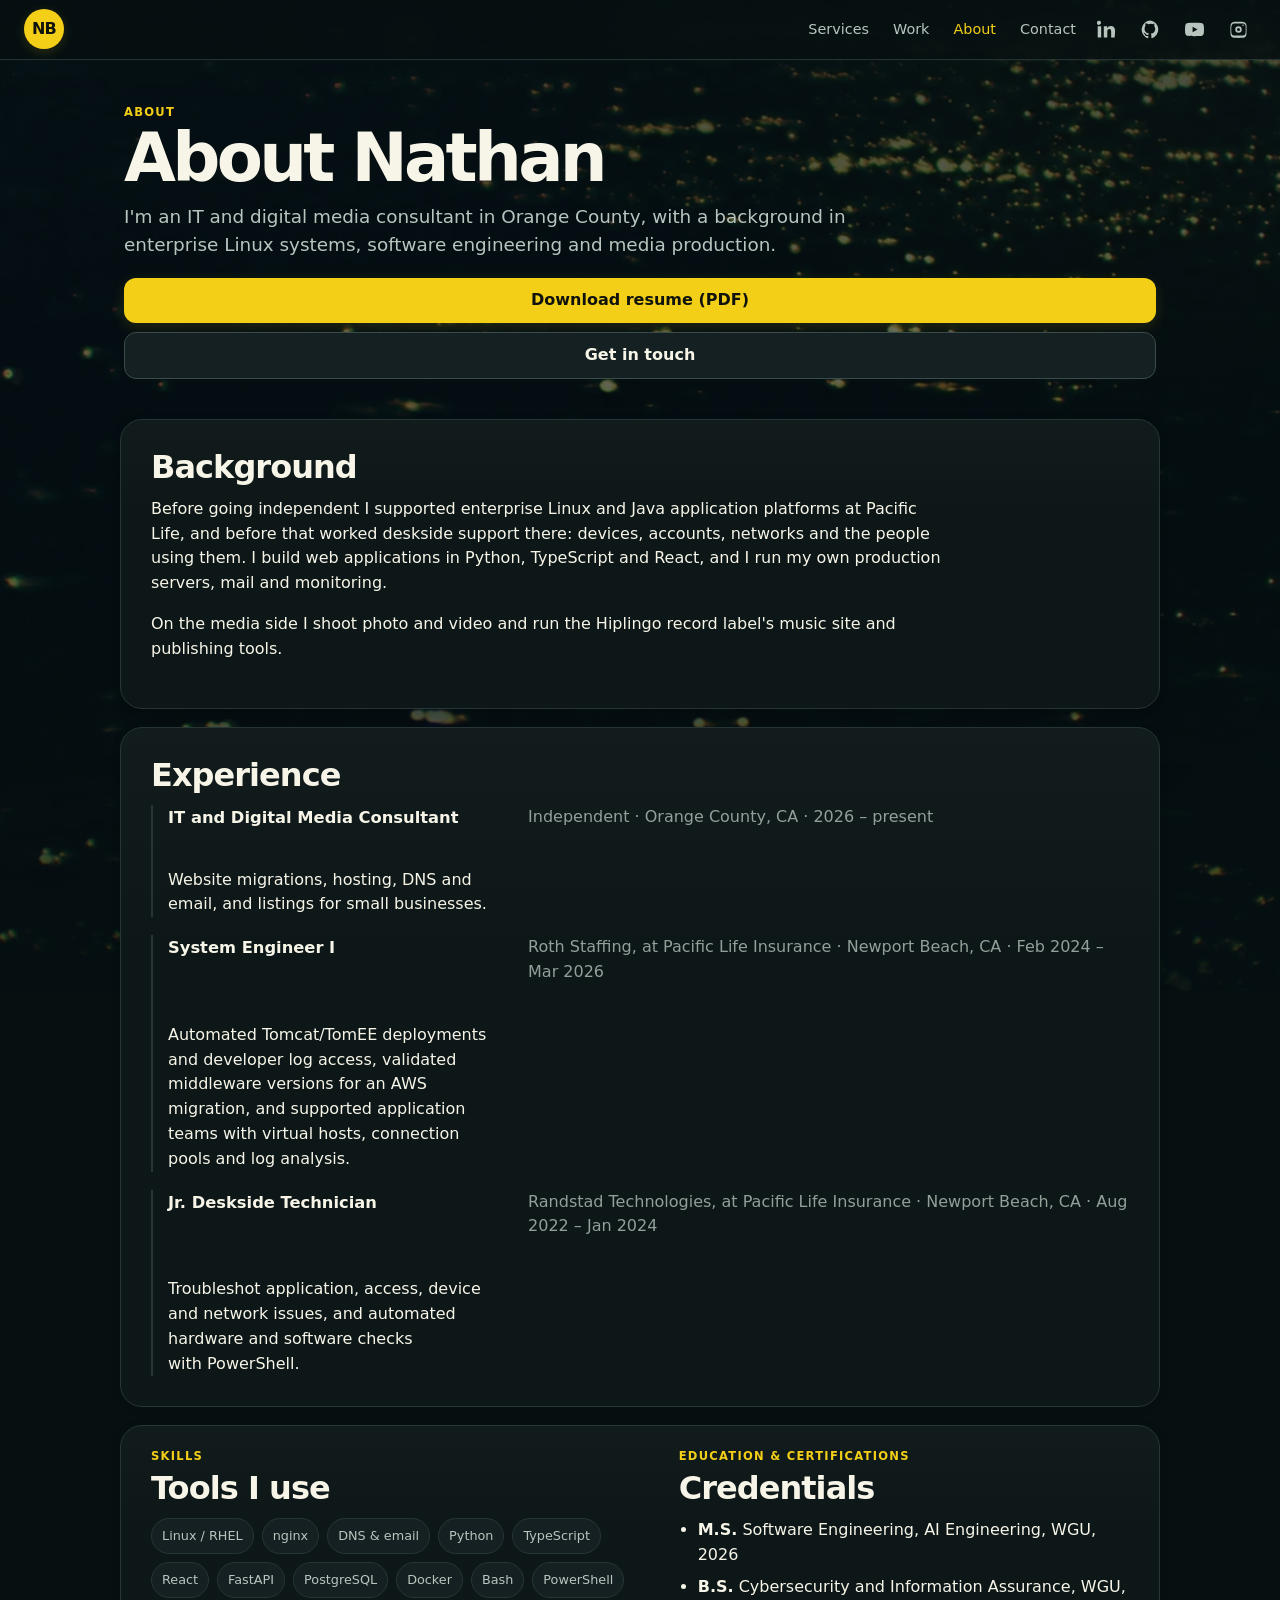
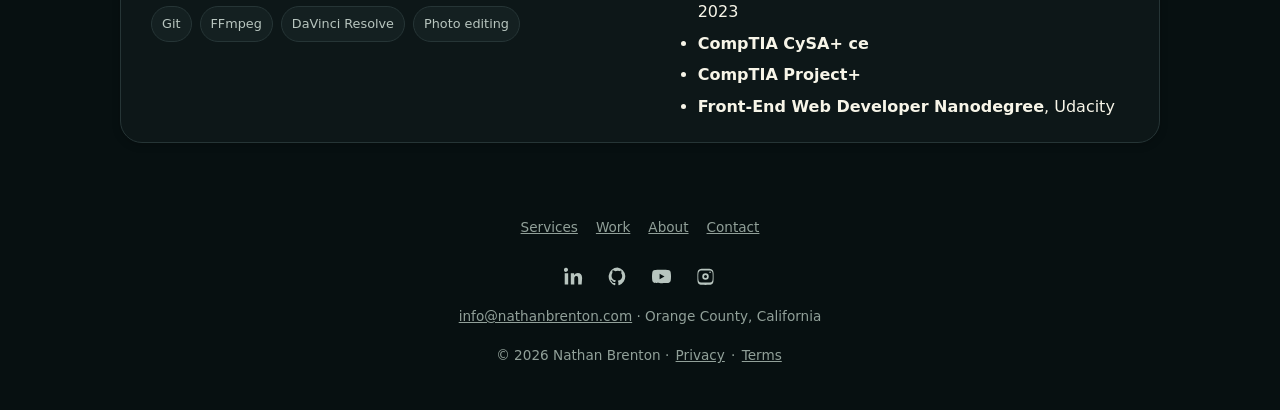
<file: about/index.html>
<!doctype html>
<html lang="en">
<head>
  <meta charset="utf-8" />
  <meta name="viewport" content="width=device-width, initial-scale=1" />
  <title>About · Nathan Brenton</title>
  <meta name="description" content="Nathan Brenton: IT and digital media consultant in Orange County with an enterprise Linux, software and media background." />
  <meta name="theme-color" content="#071011" />
  <meta name="color-scheme" content="dark" />
  <link rel="canonical" href="https://nathanbrenton.com/about/" />
  <link rel="icon" href="/favicon.ico" sizes="any" />
  <link rel="icon" type="image/png" sizes="32x32" href="/favicon-32x32.png" />
  <link rel="apple-touch-icon" sizes="180x180" href="/apple-touch-icon.png" />
  <meta property="og:type" content="website" />
  <meta property="og:site_name" content="Nathan Brenton" />
  <meta property="og:title" content="About · Nathan Brenton" />
  <meta property="og:description" content="Nathan Brenton: IT and digital media consultant in Orange County with an enterprise Linux, software and media background." />
  <meta property="og:url" content="https://nathanbrenton.com/about/" />
  <meta name="twitter:card" content="summary" />
  <script type="application/ld+json">
{
    "@context": "https://schema.org",
    "@graph": [
      {
        "@type": "BreadcrumbList",
        "itemListElement": [
          {
            "@type": "ListItem",
            "position": 1,
            "name": "Home",
            "item": "https://nathanbrenton.com/"
          },
          {
            "@type": "ListItem",
            "position": 2,
            "name": "About",
            "item": "https://nathanbrenton.com/about/"
          }
        ]
      },
      {
        "@type": "ProfilePage",
        "url": "https://nathanbrenton.com/about/",
        "mainEntity": {
          "@type": "Person",
          "@id": "https://nathanbrenton.com/#person",
          "name": "Nathan Brenton",
          "url": "https://nathanbrenton.com/about/",
          "jobTitle": "IT and Digital Media Consultant",
          "email": "mailto:info@nathanbrenton.com",
          "address": {
            "@type": "PostalAddress",
            "addressLocality": "Orange County",
            "addressRegion": "CA",
            "addressCountry": "US"
          },
          "alumniOf": {
            "@type": "CollegeOrUniversity",
            "name": "Western Governors University"
          },
          "knowsAbout": [
            "IT support",
            "Email and DNS",
            "Website development",
            "Linux systems",
            "Photography",
            "Video production"
          ],
          "sameAs": [
            "https://www.linkedin.com/in/nathanbrenton",
            "https://github.com/nathanbrenton",
            "https://www.youtube.com/@nathanbrenton",
            "https://www.instagram.com/conceptgoretex/"
          ]
        }
      }
    ]
  }
  </script>
  <link rel="stylesheet" href="/styles.css" />
  <link rel="stylesheet" href="/pages.css" />
</head>
<body>
  <a class="skip-link" href="#main">Skip to main content</a>

  <header class="site-header">
    <div class="site-header-inner">
      <a class="brand" href="/" aria-label="Nathan Brenton, home">NB</a>
      <nav class="top-nav" aria-label="Main">
        <div class="page-nav">
          <a href="/services/">Services</a>
          <a href="/work/">Work</a>
          <a href="/about/" aria-current="page">About</a>
          <a href="/contact/">Contact</a>
        </div>
        <div class="social-nav" role="group" aria-label="Social links">
          <a href="https://www.youtube.com/@nathanbrenton" data-link="youtube" target="_blank" rel="me noreferrer noopener" aria-label="YouTube" title="YouTube">
            <svg viewBox="0 0 24 24" aria-hidden="true">
              <path d="M23.5 6.2a3 3 0 0 0-2.1-2.1C19.5 3.6 12 3.6 12 3.6s-7.5 0-9.4.5A3 3 0 0 0 .5 6.2 31 31 0 0 0 0 12a31 31 0 0 0 .5 5.8 3 3 0 0 0 2.1 2.1c1.9.5 9.4.5 9.4.5s7.5 0 9.4-.5a3 3 0 0 0 2.1-2.1A31 31 0 0 0 24 12a31 31 0 0 0-.5-5.8ZM9.6 15.6V8.4l6.2 3.6-6.2 3.6Z"/>
            </svg>
          </a>
          <a href="https://github.com/nathanbrenton" data-link="github" target="_blank" rel="me noreferrer noopener" aria-label="GitHub" title="GitHub">
            <svg viewBox="0 0 24 24" aria-hidden="true">
              <path d="M12 .7A11.5 11.5 0 0 0 8.4 23c.6.1.8-.3.8-.6v-2.2c-3.4.7-4.1-1.4-4.1-1.4-.6-1.4-1.4-1.8-1.4-1.8-1.1-.8.1-.8.1-.8 1.2.1 1.9 1.3 1.9 1.3 1.1 1.9 2.9 1.3 3.6 1 .1-.8.4-1.3.8-1.6-2.7-.3-5.6-1.4-5.6-6.1 0-1.3.5-2.5 1.2-3.4-.1-.3-.5-1.6.1-3.4 0 0 1-.3 3.5 1.3a12 12 0 0 1 6.4 0C15.6 4.1 16.6 4.4 16.6 4.4c.6 1.8.2 3.1.1 3.4.8.9 1.2 2.1 1.2 3.4 0 4.7-2.9 5.8-5.6 6.1.4.4.8 1.1.8 2.2v2.9c0 .3.2.7.8.6A11.5 11.5 0 0 0 12 .7Z"/>
            </svg>
          </a>
          <a href="https://www.linkedin.com/in/nathanbrenton" data-link="linkedin" target="_blank" rel="me noreferrer noopener" aria-label="LinkedIn" title="LinkedIn">
            <svg viewBox="0 0 24 24" aria-hidden="true">
              <path d="M5.3 7.8H.9V22h4.4V7.8ZM3.1 1A2.6 2.6 0 1 0 3 6.1 2.6 2.6 0 0 0 3.1 1ZM22.9 13.9c0-4.3-2.3-6.3-5.3-6.3a5.2 5.2 0 0 0-4.7 2.6h-.1V7.8H8.6V22H13v-7c0-1.8.3-3.6 2.6-3.6 2.2 0 2.3 2.1 2.3 3.7V22h4.4l.6-8.1Z"/>
            </svg>
          </a>
          <a href="https://www.instagram.com/conceptgoretex/" data-link="instagram" target="_blank" rel="me noreferrer noopener" aria-label="Instagram" title="Instagram">
            <svg viewBox="0 0 24 24" aria-hidden="true">
              <path d="M12 2.2c3.2 0 3.6 0 4.9.1 1.2.1 1.8.2 2.2.4a4.4 4.4 0 0 1 1.6 1c.5.5.8 1 1 1.6.2.4.3 1 .4 2.2.1 1.3.1 1.7.1 4.9s0 3.6-.1 4.9c-.1 1.2-.2 1.8-.4 2.2a4.4 4.4 0 0 1-1 1.6c-.5.5-1 .8-1.6 1-.4.2-1 .3-2.2.4-1.3.1-1.7.1-4.9.1s-3.6 0-4.9-.1c-1.2-.1-1.8-.2-2.2-.4a4.4 4.4 0 0 1-1.6-1 4.4 4.4 0 0 1-1-1.6c-.2-.4-.3-1-.4-2.2-.1-1.3-.1-1.7-.1-4.9s0-3.6.1-4.9c.1-1.2.2-1.8.4-2.2a4.4 4.4 0 0 1 1-1.6 4.4 4.4 0 0 1 1.6-1c.4-.2 1-.3 2.2-.4C8.4 2.2 8.8 2.2 12 2.2Zm0 2.2c-3.1 0-3.5 0-4.7.1-1.1 0-1.6.2-2 .3-.5.2-.8.4-1.2.8-.4.4-.6.7-.8 1.2-.1.4-.3.9-.3 2C2.9 9.9 2.9 10.3 2.9 12s0 2.1.1 3.3c0 1.1.2 1.6.3 2 .2.5.4.8.8 1.2.4.4.7.6 1.2.8.4.1.9.3 2 .3 1.2.1 1.6.1 4.7.1s3.5 0 4.7-.1c1.1 0 1.6-.2 2-.3.5-.2.8-.4 1.2-.8.4-.4.6-.7.8-1.2.1-.4.3-.9.3-2 .1-1.2.1-1.6.1-3.3s0-2.1-.1-3.3c0-1.1-.2-1.6-.3-2-.2-.5-.4-.8-.8-1.2-.4-.4-.7-.6-1.2-.8-.4-.1-.9-.3-2-.3-1.2-.1-1.6-.1-4.7-.1Zm0 3.5a4.1 4.1 0 1 1 0 8.2 4.1 4.1 0 0 1 0-8.2Zm0 6a1.9 1.9 0 1 0 0-3.8 1.9 1.9 0 0 0 0 3.8Zm5.8-6.3a1 1 0 1 1 0-2 1 1 0 0 1 0 2Z"/>
            </svg>
          </a>
        </div>
      </nav>
    </div>
  </header>

  <main id="main" class="page">
    <header class="page-header">
      <p class="eyebrow">About</p>
      <h1>About Nathan</h1>
      <p class="lede">I'm an IT and digital media consultant in Orange County, with a background in enterprise Linux systems, software engineering and media production.</p>
      <div class="primary-actions">
        <a class="button button-primary" href="/resume/Nathan-Brenton-Resume.pdf">Download resume (PDF)</a>
        <a class="button button-secondary" href="/contact/">Get in touch</a>
      </div>
    </header>

    <section class="card section-card" aria-labelledby="bg-title">
      <h2 id="bg-title">Background</h2>
      <p>Before going independent I supported enterprise Linux and Java application platforms at Pacific Life, and before that worked deskside support there: devices, accounts, networks and the people using them. I build web applications in Python, TypeScript and React, and I run my own production servers, mail and monitoring.</p>
      <p>On the media side I shoot photo and video and run the Hiplingo record label's music site and publishing tools.</p>
    </section>

    <section class="card section-card" aria-labelledby="exp-title">
      <h2 id="exp-title">Experience</h2>
      <div class="timeline">
        <div class="timeline-item">
          <h3>IT and Digital Media Consultant</h3>
          <p class="muted">Independent · Orange County, CA · 2026 – present</p>
          <p>Website migrations, hosting, DNS and email, and listings for small businesses.</p>
        </div>
        <div class="timeline-item">
          <h3>System Engineer I</h3>
          <p class="muted">Roth Staffing, at Pacific Life Insurance · Newport Beach, CA · Feb 2024 – Mar 2026</p>
          <p>Automated Tomcat/TomEE deployments and developer log access, validated middleware versions for an AWS migration, and supported application teams with virtual hosts, connection pools and log analysis.</p>
        </div>
        <div class="timeline-item">
          <h3>Jr. Deskside Technician</h3>
          <p class="muted">Randstad Technologies, at Pacific Life Insurance · Newport Beach, CA · Aug 2022 – Jan 2024</p>
          <p>Troubleshot application, access, device and network issues, and automated hardware and software checks with PowerShell.</p>
        </div>
      </div>
    </section>

    <section class="card section-card split-section" aria-label="Skills and credentials">
      <div>
        <div class="section-heading">
          <p class="eyebrow">Skills</p>
          <h2>Tools I use</h2>
        </div>
        <div class="chip-list">
          <span>Linux / RHEL</span><span>nginx</span><span>DNS &amp; email</span><span>Python</span><span>TypeScript</span>
          <span>React</span><span>FastAPI</span><span>PostgreSQL</span><span>Docker</span><span>Bash</span><span>PowerShell</span>
          <span>Git</span><span>FFmpeg</span><span>DaVinci Resolve</span><span>Photo editing</span>
        </div>
      </div>

      <div class="credentials">
        <div class="section-heading">
          <p class="eyebrow">Education &amp; certifications</p>
          <h2>Credentials</h2>
        </div>
        <ul>
          <li><strong>M.S.</strong> Software Engineering, AI Engineering, WGU, 2026</li>
          <li><strong>B.S.</strong> Cybersecurity and Information Assurance, WGU, 2023</li>
          <li><strong>CompTIA CySA+ ce</strong></li>
          <li><strong>CompTIA Project+</strong></li>
          <li><strong>Front-End Web Developer Nanodegree</strong>, Udacity</li>
        </ul>
      </div>
    </section>
  </main>

  <footer class="site-footer">
    <nav class="footer-nav" aria-label="Footer">
      <a href="/services/">Services</a>
      <a href="/work/">Work</a>
      <a href="/about/">About</a>
      <a href="/contact/">Contact</a>
    </nav>
    <div class="social-nav footer-social" role="group" aria-label="Social links">
      <a href="https://www.youtube.com/@nathanbrenton" data-link="youtube" target="_blank" rel="me noreferrer noopener" aria-label="YouTube" title="YouTube">
            <svg viewBox="0 0 24 24" aria-hidden="true">
              <path d="M23.5 6.2a3 3 0 0 0-2.1-2.1C19.5 3.6 12 3.6 12 3.6s-7.5 0-9.4.5A3 3 0 0 0 .5 6.2 31 31 0 0 0 0 12a31 31 0 0 0 .5 5.8 3 3 0 0 0 2.1 2.1c1.9.5 9.4.5 9.4.5s7.5 0 9.4-.5a3 3 0 0 0 2.1-2.1A31 31 0 0 0 24 12a31 31 0 0 0-.5-5.8ZM9.6 15.6V8.4l6.2 3.6-6.2 3.6Z"/>
            </svg>
          </a>
          <a href="https://github.com/nathanbrenton" data-link="github" target="_blank" rel="me noreferrer noopener" aria-label="GitHub" title="GitHub">
            <svg viewBox="0 0 24 24" aria-hidden="true">
              <path d="M12 .7A11.5 11.5 0 0 0 8.4 23c.6.1.8-.3.8-.6v-2.2c-3.4.7-4.1-1.4-4.1-1.4-.6-1.4-1.4-1.8-1.4-1.8-1.1-.8.1-.8.1-.8 1.2.1 1.9 1.3 1.9 1.3 1.1 1.9 2.9 1.3 3.6 1 .1-.8.4-1.3.8-1.6-2.7-.3-5.6-1.4-5.6-6.1 0-1.3.5-2.5 1.2-3.4-.1-.3-.5-1.6.1-3.4 0 0 1-.3 3.5 1.3a12 12 0 0 1 6.4 0C15.6 4.1 16.6 4.4 16.6 4.4c.6 1.8.2 3.1.1 3.4.8.9 1.2 2.1 1.2 3.4 0 4.7-2.9 5.8-5.6 6.1.4.4.8 1.1.8 2.2v2.9c0 .3.2.7.8.6A11.5 11.5 0 0 0 12 .7Z"/>
            </svg>
          </a>
          <a href="https://www.linkedin.com/in/nathanbrenton" data-link="linkedin" target="_blank" rel="me noreferrer noopener" aria-label="LinkedIn" title="LinkedIn">
            <svg viewBox="0 0 24 24" aria-hidden="true">
              <path d="M5.3 7.8H.9V22h4.4V7.8ZM3.1 1A2.6 2.6 0 1 0 3 6.1 2.6 2.6 0 0 0 3.1 1ZM22.9 13.9c0-4.3-2.3-6.3-5.3-6.3a5.2 5.2 0 0 0-4.7 2.6h-.1V7.8H8.6V22H13v-7c0-1.8.3-3.6 2.6-3.6 2.2 0 2.3 2.1 2.3 3.7V22h4.4l.6-8.1Z"/>
            </svg>
          </a>
          <a href="https://www.instagram.com/conceptgoretex/" data-link="instagram" target="_blank" rel="me noreferrer noopener" aria-label="Instagram" title="Instagram">
            <svg viewBox="0 0 24 24" aria-hidden="true">
              <path d="M12 2.2c3.2 0 3.6 0 4.9.1 1.2.1 1.8.2 2.2.4a4.4 4.4 0 0 1 1.6 1c.5.5.8 1 1 1.6.2.4.3 1 .4 2.2.1 1.3.1 1.7.1 4.9s0 3.6-.1 4.9c-.1 1.2-.2 1.8-.4 2.2a4.4 4.4 0 0 1-1 1.6c-.5.5-1 .8-1.6 1-.4.2-1 .3-2.2.4-1.3.1-1.7.1-4.9.1s-3.6 0-4.9-.1c-1.2-.1-1.8-.2-2.2-.4a4.4 4.4 0 0 1-1.6-1 4.4 4.4 0 0 1-1-1.6c-.2-.4-.3-1-.4-2.2-.1-1.3-.1-1.7-.1-4.9s0-3.6.1-4.9c.1-1.2.2-1.8.4-2.2a4.4 4.4 0 0 1 1-1.6 4.4 4.4 0 0 1 1.6-1c.4-.2 1-.3 2.2-.4C8.4 2.2 8.8 2.2 12 2.2Zm0 2.2c-3.1 0-3.5 0-4.7.1-1.1 0-1.6.2-2 .3-.5.2-.8.4-1.2.8-.4.4-.6.7-.8 1.2-.1.4-.3.9-.3 2C2.9 9.9 2.9 10.3 2.9 12s0 2.1.1 3.3c0 1.1.2 1.6.3 2 .2.5.4.8.8 1.2.4.4.7.6 1.2.8.4.1.9.3 2 .3 1.2.1 1.6.1 4.7.1s3.5 0 4.7-.1c1.1 0 1.6-.2 2-.3.5-.2.8-.4 1.2-.8.4-.4.6-.7.8-1.2.1-.4.3-.9.3-2 .1-1.2.1-1.6.1-3.3s0-2.1-.1-3.3c0-1.1-.2-1.6-.3-2-.2-.5-.4-.8-.8-1.2-.4-.4-.7-.6-1.2-.8-.4-.1-.9-.3-2-.3-1.2-.1-1.6-.1-4.7-.1Zm0 3.5a4.1 4.1 0 1 1 0 8.2 4.1 4.1 0 0 1 0-8.2Zm0 6a1.9 1.9 0 1 0 0-3.8 1.9 1.9 0 0 0 0 3.8Zm5.8-6.3a1 1 0 1 1 0-2 1 1 0 0 1 0 2Z"/>
            </svg>
          </a>
    </div>
    <p class="footer-contact"><a href="mailto:info@nathanbrenton.com">info@nathanbrenton.com</a> · Orange County, California</p>
    <p class="footer-legal">© <span id="year"></span> Nathan Brenton · <a href="/privacy/">Privacy</a> · <a href="/terms/">Terms</a></p>
  </footer>

  <script src="/site-data.js"></script>
  <script src="/script.js"></script>
</body>
</html>
</file>
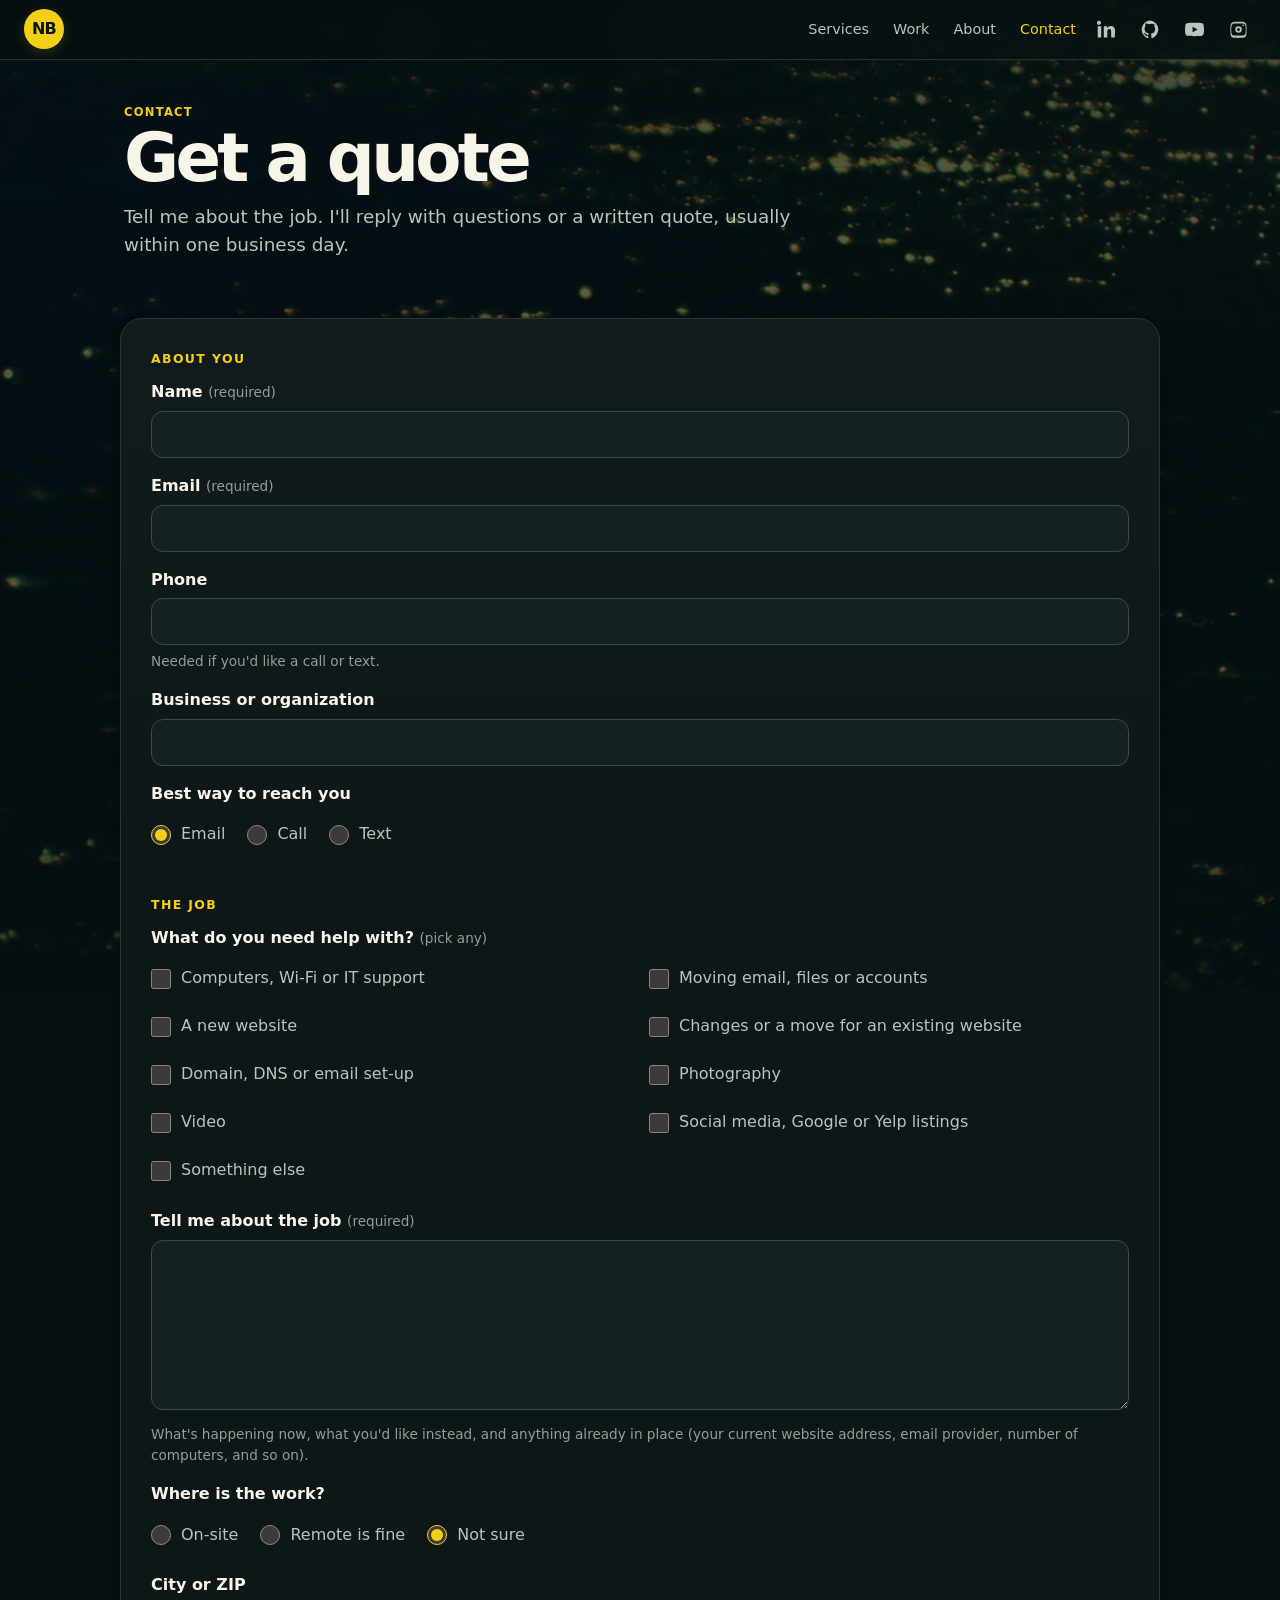
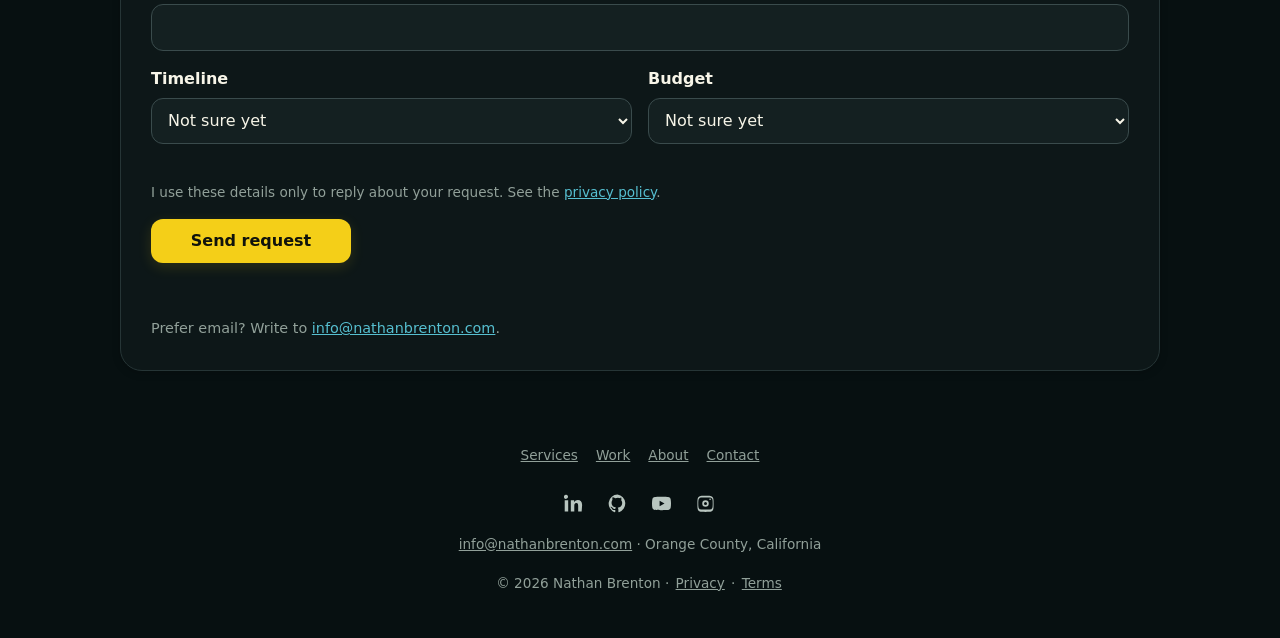
<file: contact/index.html>
<!doctype html>
<html lang="en">
<head>
  <meta charset="utf-8" />
  <meta name="viewport" content="width=device-width, initial-scale=1" />
  <title>Get a quote · Nathan Brenton</title>
  <meta name="description" content="Request a quote for IT support, a website, photo or video, or listings work from Nathan Brenton in Orange County." />
  <meta name="theme-color" content="#071011" />
  <meta name="color-scheme" content="dark" />
  <link rel="canonical" href="https://nathanbrenton.com/contact/" />
  <link rel="icon" href="/favicon.ico" sizes="any" />
  <link rel="icon" type="image/png" sizes="32x32" href="/favicon-32x32.png" />
  <link rel="apple-touch-icon" sizes="180x180" href="/apple-touch-icon.png" />
  <meta property="og:type" content="website" />
  <meta property="og:site_name" content="Nathan Brenton" />
  <meta property="og:title" content="Get a quote · Nathan Brenton" />
  <meta property="og:description" content="Request a quote for IT support, a website, photo or video, or listings work from Nathan Brenton in Orange County." />
  <meta property="og:url" content="https://nathanbrenton.com/contact/" />
  <meta name="twitter:card" content="summary" />
  <script type="application/ld+json">
{
    "@context": "https://schema.org",
    "@graph": [
      {
        "@type": "BreadcrumbList",
        "itemListElement": [
          {
            "@type": "ListItem",
            "position": 1,
            "name": "Home",
            "item": "https://nathanbrenton.com/"
          },
          {
            "@type": "ListItem",
            "position": 2,
            "name": "Get a quote",
            "item": "https://nathanbrenton.com/contact/"
          }
        ]
      },
      {
        "@type": "ContactPage",
        "url": "https://nathanbrenton.com/contact/",
        "about": {
          "@id": "https://nathanbrenton.com/#business"
        }
      }
    ]
  }
  </script>
  <link rel="stylesheet" href="/styles.css" />
  <link rel="stylesheet" href="/pages.css" />
</head>
<body>
  <a class="skip-link" href="#main">Skip to main content</a>

  <header class="site-header">
    <div class="site-header-inner">
      <a class="brand" href="/" aria-label="Nathan Brenton, home">NB</a>
      <nav class="top-nav" aria-label="Main">
        <div class="page-nav">
          <a href="/services/">Services</a>
          <a href="/work/">Work</a>
          <a href="/about/">About</a>
          <a href="/contact/" aria-current="page">Contact</a>
        </div>
        <div class="social-nav" role="group" aria-label="Social links">
          <a href="https://www.youtube.com/@nathanbrenton" data-link="youtube" target="_blank" rel="me noreferrer noopener" aria-label="YouTube" title="YouTube">
            <svg viewBox="0 0 24 24" aria-hidden="true">
              <path d="M23.5 6.2a3 3 0 0 0-2.1-2.1C19.5 3.6 12 3.6 12 3.6s-7.5 0-9.4.5A3 3 0 0 0 .5 6.2 31 31 0 0 0 0 12a31 31 0 0 0 .5 5.8 3 3 0 0 0 2.1 2.1c1.9.5 9.4.5 9.4.5s7.5 0 9.4-.5a3 3 0 0 0 2.1-2.1A31 31 0 0 0 24 12a31 31 0 0 0-.5-5.8ZM9.6 15.6V8.4l6.2 3.6-6.2 3.6Z"/>
            </svg>
          </a>
          <a href="https://github.com/nathanbrenton" data-link="github" target="_blank" rel="me noreferrer noopener" aria-label="GitHub" title="GitHub">
            <svg viewBox="0 0 24 24" aria-hidden="true">
              <path d="M12 .7A11.5 11.5 0 0 0 8.4 23c.6.1.8-.3.8-.6v-2.2c-3.4.7-4.1-1.4-4.1-1.4-.6-1.4-1.4-1.8-1.4-1.8-1.1-.8.1-.8.1-.8 1.2.1 1.9 1.3 1.9 1.3 1.1 1.9 2.9 1.3 3.6 1 .1-.8.4-1.3.8-1.6-2.7-.3-5.6-1.4-5.6-6.1 0-1.3.5-2.5 1.2-3.4-.1-.3-.5-1.6.1-3.4 0 0 1-.3 3.5 1.3a12 12 0 0 1 6.4 0C15.6 4.1 16.6 4.4 16.6 4.4c.6 1.8.2 3.1.1 3.4.8.9 1.2 2.1 1.2 3.4 0 4.7-2.9 5.8-5.6 6.1.4.4.8 1.1.8 2.2v2.9c0 .3.2.7.8.6A11.5 11.5 0 0 0 12 .7Z"/>
            </svg>
          </a>
          <a href="https://www.linkedin.com/in/nathanbrenton" data-link="linkedin" target="_blank" rel="me noreferrer noopener" aria-label="LinkedIn" title="LinkedIn">
            <svg viewBox="0 0 24 24" aria-hidden="true">
              <path d="M5.3 7.8H.9V22h4.4V7.8ZM3.1 1A2.6 2.6 0 1 0 3 6.1 2.6 2.6 0 0 0 3.1 1ZM22.9 13.9c0-4.3-2.3-6.3-5.3-6.3a5.2 5.2 0 0 0-4.7 2.6h-.1V7.8H8.6V22H13v-7c0-1.8.3-3.6 2.6-3.6 2.2 0 2.3 2.1 2.3 3.7V22h4.4l.6-8.1Z"/>
            </svg>
          </a>
          <a href="https://www.instagram.com/conceptgoretex/" data-link="instagram" target="_blank" rel="me noreferrer noopener" aria-label="Instagram" title="Instagram">
            <svg viewBox="0 0 24 24" aria-hidden="true">
              <path d="M12 2.2c3.2 0 3.6 0 4.9.1 1.2.1 1.8.2 2.2.4a4.4 4.4 0 0 1 1.6 1c.5.5.8 1 1 1.6.2.4.3 1 .4 2.2.1 1.3.1 1.7.1 4.9s0 3.6-.1 4.9c-.1 1.2-.2 1.8-.4 2.2a4.4 4.4 0 0 1-1 1.6c-.5.5-1 .8-1.6 1-.4.2-1 .3-2.2.4-1.3.1-1.7.1-4.9.1s-3.6 0-4.9-.1c-1.2-.1-1.8-.2-2.2-.4a4.4 4.4 0 0 1-1.6-1 4.4 4.4 0 0 1-1-1.6c-.2-.4-.3-1-.4-2.2-.1-1.3-.1-1.7-.1-4.9s0-3.6.1-4.9c.1-1.2.2-1.8.4-2.2a4.4 4.4 0 0 1 1-1.6 4.4 4.4 0 0 1 1.6-1c.4-.2 1-.3 2.2-.4C8.4 2.2 8.8 2.2 12 2.2Zm0 2.2c-3.1 0-3.5 0-4.7.1-1.1 0-1.6.2-2 .3-.5.2-.8.4-1.2.8-.4.4-.6.7-.8 1.2-.1.4-.3.9-.3 2C2.9 9.9 2.9 10.3 2.9 12s0 2.1.1 3.3c0 1.1.2 1.6.3 2 .2.5.4.8.8 1.2.4.4.7.6 1.2.8.4.1.9.3 2 .3 1.2.1 1.6.1 4.7.1s3.5 0 4.7-.1c1.1 0 1.6-.2 2-.3.5-.2.8-.4 1.2-.8.4-.4.6-.7.8-1.2.1-.4.3-.9.3-2 .1-1.2.1-1.6.1-3.3s0-2.1-.1-3.3c0-1.1-.2-1.6-.3-2-.2-.5-.4-.8-.8-1.2-.4-.4-.7-.6-1.2-.8-.4-.1-.9-.3-2-.3-1.2-.1-1.6-.1-4.7-.1Zm0 3.5a4.1 4.1 0 1 1 0 8.2 4.1 4.1 0 0 1 0-8.2Zm0 6a1.9 1.9 0 1 0 0-3.8 1.9 1.9 0 0 0 0 3.8Zm5.8-6.3a1 1 0 1 1 0-2 1 1 0 0 1 0 2Z"/>
            </svg>
          </a>
        </div>
      </nav>
    </div>
  </header>

  <main id="main" class="page">
    <header class="page-header">
      <p class="eyebrow">Contact</p>
      <h1>Get a quote</h1>
      <p class="lede">Tell me about the job. I'll reply with questions or a written quote, usually within one business day.</p>
    </header>

    <section class="card section-card form-card" aria-label="Quote request form">
      <form id="quote-form" class="quote-form" action="/api/quote-request" method="post" novalidate>
        <fieldset>
          <legend>About you</legend>
          <div class="field">
            <label for="q-name">Name <span class="req">(required)</span></label>
            <input id="q-name" name="name" type="text" autocomplete="name" autocapitalize="words" spellcheck="false" required maxlength="100" aria-describedby="err-name" />
            <p class="field-error" id="err-name" hidden></p>
          </div>
          <div class="field">
            <label for="q-email">Email <span class="req">(required)</span></label>
            <input id="q-email" name="email" type="email" autocomplete="email" autocapitalize="off" spellcheck="false" required maxlength="254" aria-describedby="err-email" />
            <p class="field-error" id="err-email" hidden></p>
          </div>
          <div class="field">
            <label for="q-phone">Phone</label>
            <input id="q-phone" name="phone" type="tel" autocomplete="tel" maxlength="30" aria-describedby="q-phone-hint err-phone" />
            <p class="hint" id="q-phone-hint">Needed if you'd like a call or text.</p>
            <p class="field-error" id="err-phone" hidden></p>
          </div>
          <div class="field">
            <label for="q-org">Business or organization</label>
            <input id="q-org" name="organization" type="text" autocomplete="organization" maxlength="120" />
          </div>
          <div class="field">
            <span class="field-label" id="q-contact-label">Best way to reach you</span>
            <div class="choice-row" role="radiogroup" aria-labelledby="q-contact-label">
              <label><input type="radio" name="contact_by" value="email" checked /> Email</label>
              <label><input type="radio" name="contact_by" value="call" /> Call</label>
              <label><input type="radio" name="contact_by" value="text" /> Text</label>
            </div>
          </div>
        </fieldset>

        <fieldset>
          <legend>The job</legend>
          <div class="field">
            <span class="field-label" id="q-services-label">What do you need help with? <span class="req">(pick any)</span></span>
            <div class="choice-grid" role="group" aria-labelledby="q-services-label">
              <label><input type="checkbox" name="services" value="it-support" /> Computers, Wi-Fi or IT support</label>
              <label><input type="checkbox" name="services" value="migration" /> Moving email, files or accounts</label>
              <label><input type="checkbox" name="services" value="website-new" /> A new website</label>
              <label><input type="checkbox" name="services" value="website-existing" /> Changes or a move for an existing website</label>
              <label><input type="checkbox" name="services" value="domain-email" /> Domain, DNS or email set-up</label>
              <label><input type="checkbox" name="services" value="photo" /> Photography</label>
              <label><input type="checkbox" name="services" value="video" /> Video</label>
              <label><input type="checkbox" name="services" value="social-listings" /> Social media, Google or Yelp listings</label>
              <label><input type="checkbox" name="services" value="other" /> Something else</label>
            </div>
          </div>
          <div class="field">
            <label for="q-details">Tell me about the job <span class="req">(required)</span></label>
            <textarea id="q-details" name="details" rows="6" required maxlength="4000" aria-describedby="q-details-hint err-details"></textarea>
            <p class="field-error" id="err-details" hidden></p>
            <p class="hint" id="q-details-hint">What's happening now, what you'd like instead, and anything already in place (your current website address, email provider, number of computers, and so on).</p>
          </div>
          <div class="field">
            <span class="field-label" id="q-where-label">Where is the work?</span>
            <div class="choice-row" role="radiogroup" aria-labelledby="q-where-label">
              <label><input type="radio" name="location_type" value="onsite" /> On-site</label>
              <label><input type="radio" name="location_type" value="remote" /> Remote is fine</label>
              <label><input type="radio" name="location_type" value="unsure" checked /> Not sure</label>
            </div>
          </div>
          <div class="field">
            <label for="q-city">City or ZIP</label>
            <input id="q-city" name="city" type="text" autocomplete="address-level2" maxlength="80" />
          </div>
          <div class="field-pair">
            <div class="field">
              <label for="q-timeline">Timeline</label>
              <select id="q-timeline" name="timeline">
                <option value="unsure">Not sure yet</option>
                <option value="asap">As soon as possible</option>
                <option value="month">Within a month</option>
                <option value="quarter">In 1 to 3 months</option>
                <option value="planning">Just planning</option>
              </select>
            </div>
            <div class="field">
              <label for="q-budget">Budget</label>
              <select id="q-budget" name="budget">
                <option value="unsure">Not sure yet</option>
                <option value="under-500">Under $500</option>
                <option value="500-1500">$500 to $1,500</option>
                <option value="1500-5000">$1,500 to $5,000</option>
                <option value="over-5000">Over $5,000</option>
              </select>
            </div>
          </div>
        </fieldset>

        <div class="trap" aria-hidden="true">
          <label for="q-website">Leave this empty</label>
          <input id="q-website" name="website" type="text" tabindex="-1" autocomplete="off" />
        </div>
        <input type="hidden" name="t" value="" />

        <p class="hint form-privacy">I use these details only to reply about your request. See the <a href="/privacy/">privacy policy</a>.</p>
        <button class="button button-primary" type="submit">Send request</button>
        <p class="form-status" role="status" aria-live="polite"></p>
      </form>
      <p class="form-alt">Prefer email? Write to <a href="mailto:info@nathanbrenton.com">info@nathanbrenton.com</a>.</p>
    </section>
  </main>

  <footer class="site-footer">
    <nav class="footer-nav" aria-label="Footer">
      <a href="/services/">Services</a>
      <a href="/work/">Work</a>
      <a href="/about/">About</a>
      <a href="/contact/">Contact</a>
    </nav>
    <div class="social-nav footer-social" role="group" aria-label="Social links">
      <a href="https://www.youtube.com/@nathanbrenton" data-link="youtube" target="_blank" rel="me noreferrer noopener" aria-label="YouTube" title="YouTube">
            <svg viewBox="0 0 24 24" aria-hidden="true">
              <path d="M23.5 6.2a3 3 0 0 0-2.1-2.1C19.5 3.6 12 3.6 12 3.6s-7.5 0-9.4.5A3 3 0 0 0 .5 6.2 31 31 0 0 0 0 12a31 31 0 0 0 .5 5.8 3 3 0 0 0 2.1 2.1c1.9.5 9.4.5 9.4.5s7.5 0 9.4-.5a3 3 0 0 0 2.1-2.1A31 31 0 0 0 24 12a31 31 0 0 0-.5-5.8ZM9.6 15.6V8.4l6.2 3.6-6.2 3.6Z"/>
            </svg>
          </a>
          <a href="https://github.com/nathanbrenton" data-link="github" target="_blank" rel="me noreferrer noopener" aria-label="GitHub" title="GitHub">
            <svg viewBox="0 0 24 24" aria-hidden="true">
              <path d="M12 .7A11.5 11.5 0 0 0 8.4 23c.6.1.8-.3.8-.6v-2.2c-3.4.7-4.1-1.4-4.1-1.4-.6-1.4-1.4-1.8-1.4-1.8-1.1-.8.1-.8.1-.8 1.2.1 1.9 1.3 1.9 1.3 1.1 1.9 2.9 1.3 3.6 1 .1-.8.4-1.3.8-1.6-2.7-.3-5.6-1.4-5.6-6.1 0-1.3.5-2.5 1.2-3.4-.1-.3-.5-1.6.1-3.4 0 0 1-.3 3.5 1.3a12 12 0 0 1 6.4 0C15.6 4.1 16.6 4.4 16.6 4.4c.6 1.8.2 3.1.1 3.4.8.9 1.2 2.1 1.2 3.4 0 4.7-2.9 5.8-5.6 6.1.4.4.8 1.1.8 2.2v2.9c0 .3.2.7.8.6A11.5 11.5 0 0 0 12 .7Z"/>
            </svg>
          </a>
          <a href="https://www.linkedin.com/in/nathanbrenton" data-link="linkedin" target="_blank" rel="me noreferrer noopener" aria-label="LinkedIn" title="LinkedIn">
            <svg viewBox="0 0 24 24" aria-hidden="true">
              <path d="M5.3 7.8H.9V22h4.4V7.8ZM3.1 1A2.6 2.6 0 1 0 3 6.1 2.6 2.6 0 0 0 3.1 1ZM22.9 13.9c0-4.3-2.3-6.3-5.3-6.3a5.2 5.2 0 0 0-4.7 2.6h-.1V7.8H8.6V22H13v-7c0-1.8.3-3.6 2.6-3.6 2.2 0 2.3 2.1 2.3 3.7V22h4.4l.6-8.1Z"/>
            </svg>
          </a>
          <a href="https://www.instagram.com/conceptgoretex/" data-link="instagram" target="_blank" rel="me noreferrer noopener" aria-label="Instagram" title="Instagram">
            <svg viewBox="0 0 24 24" aria-hidden="true">
              <path d="M12 2.2c3.2 0 3.6 0 4.9.1 1.2.1 1.8.2 2.2.4a4.4 4.4 0 0 1 1.6 1c.5.5.8 1 1 1.6.2.4.3 1 .4 2.2.1 1.3.1 1.7.1 4.9s0 3.6-.1 4.9c-.1 1.2-.2 1.8-.4 2.2a4.4 4.4 0 0 1-1 1.6c-.5.5-1 .8-1.6 1-.4.2-1 .3-2.2.4-1.3.1-1.7.1-4.9.1s-3.6 0-4.9-.1c-1.2-.1-1.8-.2-2.2-.4a4.4 4.4 0 0 1-1.6-1 4.4 4.4 0 0 1-1-1.6c-.2-.4-.3-1-.4-2.2-.1-1.3-.1-1.7-.1-4.9s0-3.6.1-4.9c.1-1.2.2-1.8.4-2.2a4.4 4.4 0 0 1 1-1.6 4.4 4.4 0 0 1 1.6-1c.4-.2 1-.3 2.2-.4C8.4 2.2 8.8 2.2 12 2.2Zm0 2.2c-3.1 0-3.5 0-4.7.1-1.1 0-1.6.2-2 .3-.5.2-.8.4-1.2.8-.4.4-.6.7-.8 1.2-.1.4-.3.9-.3 2C2.9 9.9 2.9 10.3 2.9 12s0 2.1.1 3.3c0 1.1.2 1.6.3 2 .2.5.4.8.8 1.2.4.4.7.6 1.2.8.4.1.9.3 2 .3 1.2.1 1.6.1 4.7.1s3.5 0 4.7-.1c1.1 0 1.6-.2 2-.3.5-.2.8-.4 1.2-.8.4-.4.6-.7.8-1.2.1-.4.3-.9.3-2 .1-1.2.1-1.6.1-3.3s0-2.1-.1-3.3c0-1.1-.2-1.6-.3-2-.2-.5-.4-.8-.8-1.2-.4-.4-.7-.6-1.2-.8-.4-.1-.9-.3-2-.3-1.2-.1-1.6-.1-4.7-.1Zm0 3.5a4.1 4.1 0 1 1 0 8.2 4.1 4.1 0 0 1 0-8.2Zm0 6a1.9 1.9 0 1 0 0-3.8 1.9 1.9 0 0 0 0 3.8Zm5.8-6.3a1 1 0 1 1 0-2 1 1 0 0 1 0 2Z"/>
            </svg>
          </a>
    </div>
    <p class="footer-contact"><a href="mailto:info@nathanbrenton.com">info@nathanbrenton.com</a> · Orange County, California</p>
    <p class="footer-legal">© <span id="year"></span> Nathan Brenton · <a href="/privacy/">Privacy</a> · <a href="/terms/">Terms</a></p>
  </footer>

  <script src="/site-data.js"></script>
  <script src="/script.js"></script>
  <script src="/quote-form.js"></script>
</body>
</html>
</file>
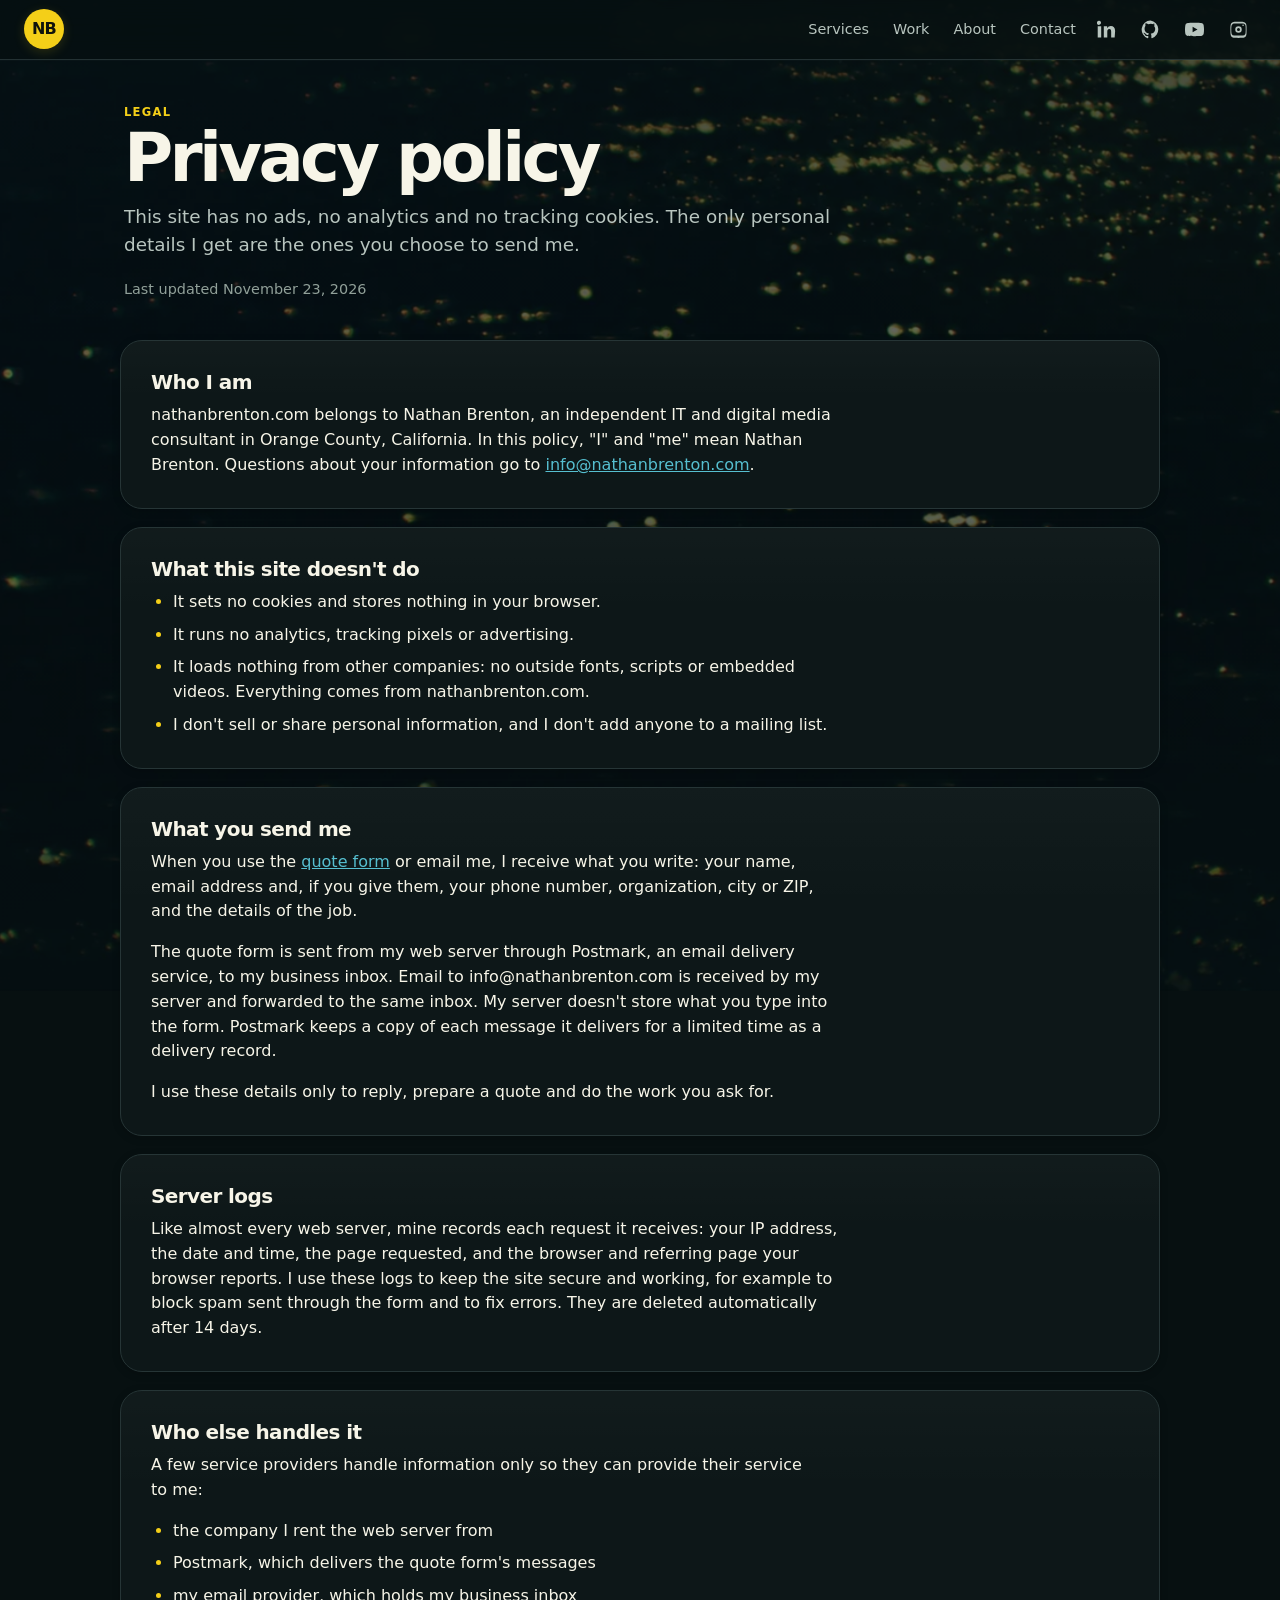
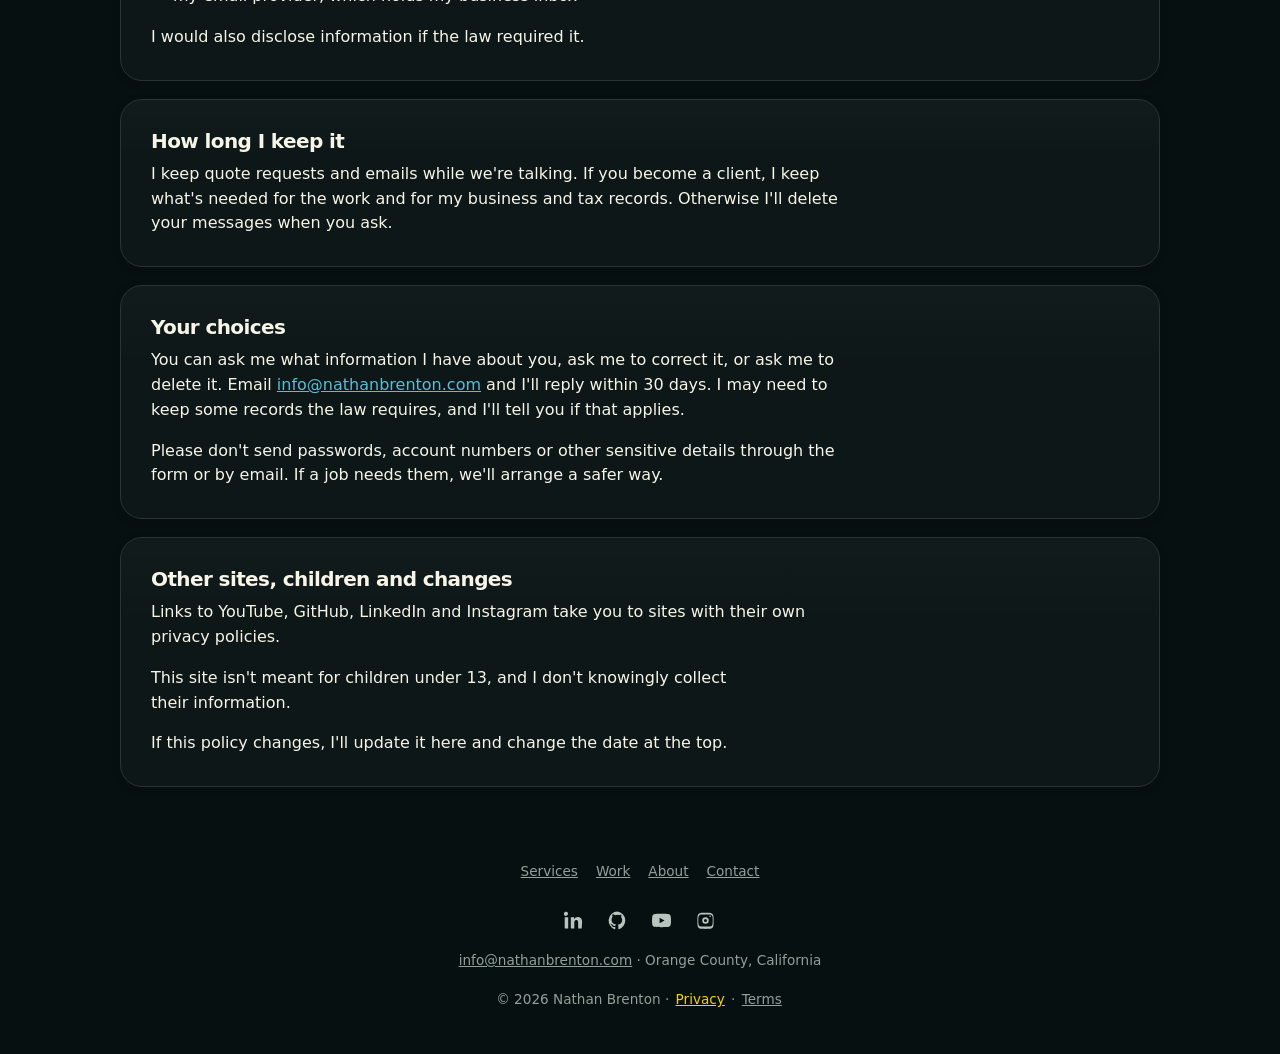
<file: privacy/index.html>
<!doctype html>
<html lang="en">
<head>
  <meta charset="utf-8" />
  <meta name="viewport" content="width=device-width, initial-scale=1" />
  <title>Privacy policy · Nathan Brenton</title>
  <meta name="description" content="How nathanbrenton.com handles your information: no cookies, no analytics, and quote requests used only to reply." />
  <meta name="theme-color" content="#071011" />
  <meta name="color-scheme" content="dark" />
  <link rel="canonical" href="https://nathanbrenton.com/privacy/" />
  <link rel="icon" href="/favicon.ico" sizes="any" />
  <link rel="icon" type="image/png" sizes="32x32" href="/favicon-32x32.png" />
  <link rel="apple-touch-icon" sizes="180x180" href="/apple-touch-icon.png" />
  <meta property="og:type" content="website" />
  <meta property="og:site_name" content="Nathan Brenton" />
  <meta property="og:title" content="Privacy policy · Nathan Brenton" />
  <meta property="og:description" content="How nathanbrenton.com handles your information: no cookies, no analytics, and quote requests used only to reply." />
  <meta property="og:url" content="https://nathanbrenton.com/privacy/" />
  <meta name="twitter:card" content="summary" />
  <script type="application/ld+json">
{
  "@context": "https://schema.org",
  "@graph": [
    {
      "@type": "BreadcrumbList",
      "itemListElement": [
        {
          "@type": "ListItem",
          "position": 1,
          "name": "Home",
          "item": "https://nathanbrenton.com/"
        },
        {
          "@type": "ListItem",
          "position": 2,
          "name": "Privacy policy",
          "item": "https://nathanbrenton.com/privacy/"
        }
      ]
    },
    {
      "@type": "WebPage",
      "url": "https://nathanbrenton.com/privacy/",
      "name": "Privacy policy",
      "dateModified": "2026-11-23",
      "isPartOf": {
        "@id": "https://nathanbrenton.com/#website"
      },
      "about": {
        "@id": "https://nathanbrenton.com/#business"
      }
    }
  ]
}
  </script>
  <link rel="stylesheet" href="/styles.css" />
  <link rel="stylesheet" href="/pages.css" />
</head>
<body>
  <a class="skip-link" href="#main">Skip to main content</a>

  <header class="site-header">
    <div class="site-header-inner">
      <a class="brand" href="/" aria-label="Nathan Brenton, home">NB</a>
      <nav class="top-nav" aria-label="Main">
        <div class="page-nav">
          <a href="/services/">Services</a>
          <a href="/work/">Work</a>
          <a href="/about/">About</a>
          <a href="/contact/">Contact</a>
        </div>
        <div class="social-nav" role="group" aria-label="Social links">
          <a href="https://www.youtube.com/@nathanbrenton" data-link="youtube" target="_blank" rel="me noreferrer noopener" aria-label="YouTube" title="YouTube">
            <svg viewBox="0 0 24 24" aria-hidden="true">
              <path d="M23.5 6.2a3 3 0 0 0-2.1-2.1C19.5 3.6 12 3.6 12 3.6s-7.5 0-9.4.5A3 3 0 0 0 .5 6.2 31 31 0 0 0 0 12a31 31 0 0 0 .5 5.8 3 3 0 0 0 2.1 2.1c1.9.5 9.4.5 9.4.5s7.5 0 9.4-.5a3 3 0 0 0 2.1-2.1A31 31 0 0 0 24 12a31 31 0 0 0-.5-5.8ZM9.6 15.6V8.4l6.2 3.6-6.2 3.6Z"/>
            </svg>
          </a>
          <a href="https://github.com/nathanbrenton" data-link="github" target="_blank" rel="me noreferrer noopener" aria-label="GitHub" title="GitHub">
            <svg viewBox="0 0 24 24" aria-hidden="true">
              <path d="M12 .7A11.5 11.5 0 0 0 8.4 23c.6.1.8-.3.8-.6v-2.2c-3.4.7-4.1-1.4-4.1-1.4-.6-1.4-1.4-1.8-1.4-1.8-1.1-.8.1-.8.1-.8 1.2.1 1.9 1.3 1.9 1.3 1.1 1.9 2.9 1.3 3.6 1 .1-.8.4-1.3.8-1.6-2.7-.3-5.6-1.4-5.6-6.1 0-1.3.5-2.5 1.2-3.4-.1-.3-.5-1.6.1-3.4 0 0 1-.3 3.5 1.3a12 12 0 0 1 6.4 0C15.6 4.1 16.6 4.4 16.6 4.4c.6 1.8.2 3.1.1 3.4.8.9 1.2 2.1 1.2 3.4 0 4.7-2.9 5.8-5.6 6.1.4.4.8 1.1.8 2.2v2.9c0 .3.2.7.8.6A11.5 11.5 0 0 0 12 .7Z"/>
            </svg>
          </a>
          <a href="https://www.linkedin.com/in/nathanbrenton" data-link="linkedin" target="_blank" rel="me noreferrer noopener" aria-label="LinkedIn" title="LinkedIn">
            <svg viewBox="0 0 24 24" aria-hidden="true">
              <path d="M5.3 7.8H.9V22h4.4V7.8ZM3.1 1A2.6 2.6 0 1 0 3 6.1 2.6 2.6 0 0 0 3.1 1ZM22.9 13.9c0-4.3-2.3-6.3-5.3-6.3a5.2 5.2 0 0 0-4.7 2.6h-.1V7.8H8.6V22H13v-7c0-1.8.3-3.6 2.6-3.6 2.2 0 2.3 2.1 2.3 3.7V22h4.4l.6-8.1Z"/>
            </svg>
          </a>
          <a href="https://www.instagram.com/conceptgoretex/" data-link="instagram" target="_blank" rel="me noreferrer noopener" aria-label="Instagram" title="Instagram">
            <svg viewBox="0 0 24 24" aria-hidden="true">
              <path d="M12 2.2c3.2 0 3.6 0 4.9.1 1.2.1 1.8.2 2.2.4a4.4 4.4 0 0 1 1.6 1c.5.5.8 1 1 1.6.2.4.3 1 .4 2.2.1 1.3.1 1.7.1 4.9s0 3.6-.1 4.9c-.1 1.2-.2 1.8-.4 2.2a4.4 4.4 0 0 1-1 1.6c-.5.5-1 .8-1.6 1-.4.2-1 .3-2.2.4-1.3.1-1.7.1-4.9.1s-3.6 0-4.9-.1c-1.2-.1-1.8-.2-2.2-.4a4.4 4.4 0 0 1-1.6-1 4.4 4.4 0 0 1-1-1.6c-.2-.4-.3-1-.4-2.2-.1-1.3-.1-1.7-.1-4.9s0-3.6.1-4.9c.1-1.2.2-1.8.4-2.2a4.4 4.4 0 0 1 1-1.6 4.4 4.4 0 0 1 1.6-1c.4-.2 1-.3 2.2-.4C8.4 2.2 8.8 2.2 12 2.2Zm0 2.2c-3.1 0-3.5 0-4.7.1-1.1 0-1.6.2-2 .3-.5.2-.8.4-1.2.8-.4.4-.6.7-.8 1.2-.1.4-.3.9-.3 2C2.9 9.9 2.9 10.3 2.9 12s0 2.1.1 3.3c0 1.1.2 1.6.3 2 .2.5.4.8.8 1.2.4.4.7.6 1.2.8.4.1.9.3 2 .3 1.2.1 1.6.1 4.7.1s3.5 0 4.7-.1c1.1 0 1.6-.2 2-.3.5-.2.8-.4 1.2-.8.4-.4.6-.7.8-1.2.1-.4.3-.9.3-2 .1-1.2.1-1.6.1-3.3s0-2.1-.1-3.3c0-1.1-.2-1.6-.3-2-.2-.5-.4-.8-.8-1.2-.4-.4-.7-.6-1.2-.8-.4-.1-.9-.3-2-.3-1.2-.1-1.6-.1-4.7-.1Zm0 3.5a4.1 4.1 0 1 1 0 8.2 4.1 4.1 0 0 1 0-8.2Zm0 6a1.9 1.9 0 1 0 0-3.8 1.9 1.9 0 0 0 0 3.8Zm5.8-6.3a1 1 0 1 1 0-2 1 1 0 0 1 0 2Z"/>
            </svg>
          </a>
        </div>
      </nav>
    </div>
  </header>

  <main id="main" class="page legal">
    <header class="page-header">
      <p class="eyebrow">Legal</p>
      <h1>Privacy policy</h1>
      <p class="lede">This site has no ads, no analytics and no tracking cookies. The only personal details I get are the ones you choose to send me.</p>
      <p class="updated">Last updated <time datetime="2026-11-23">November 23, 2026</time></p>
    </header>

    <section class="card section-card" aria-labelledby="who-title">
      <h2 id="who-title">Who I am</h2>
      <p>nathanbrenton.com belongs to Nathan Brenton, an independent IT and digital media consultant in Orange County, California. In this policy, "I" and "me" mean Nathan Brenton. Questions about your information go to <a href="mailto:info@nathanbrenton.com">info@nathanbrenton.com</a>.</p>
    </section>

    <section class="card section-card" aria-labelledby="not-title">
      <h2 id="not-title">What this site doesn't do</h2>
      <ul class="legal-list">
        <li>It sets no cookies and stores nothing in your browser.</li>
        <li>It runs no analytics, tracking pixels or advertising.</li>
        <li>It loads nothing from other companies: no outside fonts, scripts or embedded videos. Everything comes from nathanbrenton.com.</li>
        <li>I don't sell or share personal information, and I don't add anyone to a mailing list.</li>
      </ul>
    </section>

    <section class="card section-card" aria-labelledby="send-title">
      <h2 id="send-title">What you send me</h2>
      <p>When you use the <a href="/contact/">quote form</a> or email me, I receive what you write: your name, email address and, if you give them, your phone number, organization, city or ZIP, and the details of the job.</p>
      <p>The quote form is sent from my web server through Postmark, an email delivery service, to my business inbox. Email to info@nathanbrenton.com is received by my server and forwarded to the same inbox. My server doesn't store what you type into the form. Postmark keeps a copy of each message it delivers for a limited time as a delivery record.</p>
      <p>I use these details only to reply, prepare a quote and do the work you ask for.</p>
    </section>

    <section class="card section-card" aria-labelledby="logs-title">
      <h2 id="logs-title">Server logs</h2>
      <p>Like almost every web server, mine records each request it receives: your IP address, the date and time, the page requested, and the browser and referring page your browser reports. I use these logs to keep the site secure and working, for example to block spam sent through the form and to fix errors. They are deleted automatically after 14 days.</p>
    </section>

    <section class="card section-card" aria-labelledby="others-title">
      <h2 id="others-title">Who else handles it</h2>
      <p>A few service providers handle information only so they can provide their service to me:</p>
      <ul class="legal-list">
        <li>the company I rent the web server from</li>
        <li>Postmark, which delivers the quote form's messages</li>
        <li>my email provider, which holds my business inbox</li>
      </ul>
      <p>I would also disclose information if the law required it.</p>
    </section>

    <section class="card section-card" aria-labelledby="keep-title">
      <h2 id="keep-title">How long I keep it</h2>
      <p>I keep quote requests and emails while we're talking. If you become a client, I keep what's needed for the work and for my business and tax records. Otherwise I'll delete your messages when you ask.</p>
    </section>

    <section class="card section-card" aria-labelledby="choices-title">
      <h2 id="choices-title">Your choices</h2>
      <p>You can ask me what information I have about you, ask me to correct it, or ask me to delete it. Email <a href="mailto:info@nathanbrenton.com">info@nathanbrenton.com</a> and I'll reply within 30 days. I may need to keep some records the law requires, and I'll tell you if that applies.</p>
      <p>Please don't send passwords, account numbers or other sensitive details through the form or by email. If a job needs them, we'll arrange a safer way.</p>
    </section>

    <section class="card section-card" aria-labelledby="more-title">
      <h2 id="more-title">Other sites, children and changes</h2>
      <p>Links to YouTube, GitHub, LinkedIn and Instagram take you to sites with their own privacy policies.</p>
      <p>This site isn't meant for children under 13, and I don't knowingly collect their information.</p>
      <p>If this policy changes, I'll update it here and change the date at the top.</p>
    </section>
  </main>

  <footer class="site-footer">
    <nav class="footer-nav" aria-label="Footer">
      <a href="/services/">Services</a>
      <a href="/work/">Work</a>
      <a href="/about/">About</a>
      <a href="/contact/">Contact</a>
    </nav>
    <div class="social-nav footer-social" role="group" aria-label="Social links">
      <a href="https://www.youtube.com/@nathanbrenton" data-link="youtube" target="_blank" rel="me noreferrer noopener" aria-label="YouTube" title="YouTube">
            <svg viewBox="0 0 24 24" aria-hidden="true">
              <path d="M23.5 6.2a3 3 0 0 0-2.1-2.1C19.5 3.6 12 3.6 12 3.6s-7.5 0-9.4.5A3 3 0 0 0 .5 6.2 31 31 0 0 0 0 12a31 31 0 0 0 .5 5.8 3 3 0 0 0 2.1 2.1c1.9.5 9.4.5 9.4.5s7.5 0 9.4-.5a3 3 0 0 0 2.1-2.1A31 31 0 0 0 24 12a31 31 0 0 0-.5-5.8ZM9.6 15.6V8.4l6.2 3.6-6.2 3.6Z"/>
            </svg>
          </a>
          <a href="https://github.com/nathanbrenton" data-link="github" target="_blank" rel="me noreferrer noopener" aria-label="GitHub" title="GitHub">
            <svg viewBox="0 0 24 24" aria-hidden="true">
              <path d="M12 .7A11.5 11.5 0 0 0 8.4 23c.6.1.8-.3.8-.6v-2.2c-3.4.7-4.1-1.4-4.1-1.4-.6-1.4-1.4-1.8-1.4-1.8-1.1-.8.1-.8.1-.8 1.2.1 1.9 1.3 1.9 1.3 1.1 1.9 2.9 1.3 3.6 1 .1-.8.4-1.3.8-1.6-2.7-.3-5.6-1.4-5.6-6.1 0-1.3.5-2.5 1.2-3.4-.1-.3-.5-1.6.1-3.4 0 0 1-.3 3.5 1.3a12 12 0 0 1 6.4 0C15.6 4.1 16.6 4.4 16.6 4.4c.6 1.8.2 3.1.1 3.4.8.9 1.2 2.1 1.2 3.4 0 4.7-2.9 5.8-5.6 6.1.4.4.8 1.1.8 2.2v2.9c0 .3.2.7.8.6A11.5 11.5 0 0 0 12 .7Z"/>
            </svg>
          </a>
          <a href="https://www.linkedin.com/in/nathanbrenton" data-link="linkedin" target="_blank" rel="me noreferrer noopener" aria-label="LinkedIn" title="LinkedIn">
            <svg viewBox="0 0 24 24" aria-hidden="true">
              <path d="M5.3 7.8H.9V22h4.4V7.8ZM3.1 1A2.6 2.6 0 1 0 3 6.1 2.6 2.6 0 0 0 3.1 1ZM22.9 13.9c0-4.3-2.3-6.3-5.3-6.3a5.2 5.2 0 0 0-4.7 2.6h-.1V7.8H8.6V22H13v-7c0-1.8.3-3.6 2.6-3.6 2.2 0 2.3 2.1 2.3 3.7V22h4.4l.6-8.1Z"/>
            </svg>
          </a>
          <a href="https://www.instagram.com/conceptgoretex/" data-link="instagram" target="_blank" rel="me noreferrer noopener" aria-label="Instagram" title="Instagram">
            <svg viewBox="0 0 24 24" aria-hidden="true">
              <path d="M12 2.2c3.2 0 3.6 0 4.9.1 1.2.1 1.8.2 2.2.4a4.4 4.4 0 0 1 1.6 1c.5.5.8 1 1 1.6.2.4.3 1 .4 2.2.1 1.3.1 1.7.1 4.9s0 3.6-.1 4.9c-.1 1.2-.2 1.8-.4 2.2a4.4 4.4 0 0 1-1 1.6c-.5.5-1 .8-1.6 1-.4.2-1 .3-2.2.4-1.3.1-1.7.1-4.9.1s-3.6 0-4.9-.1c-1.2-.1-1.8-.2-2.2-.4a4.4 4.4 0 0 1-1.6-1 4.4 4.4 0 0 1-1-1.6c-.2-.4-.3-1-.4-2.2-.1-1.3-.1-1.7-.1-4.9s0-3.6.1-4.9c.1-1.2.2-1.8.4-2.2a4.4 4.4 0 0 1 1-1.6 4.4 4.4 0 0 1 1.6-1c.4-.2 1-.3 2.2-.4C8.4 2.2 8.8 2.2 12 2.2Zm0 2.2c-3.1 0-3.5 0-4.7.1-1.1 0-1.6.2-2 .3-.5.2-.8.4-1.2.8-.4.4-.6.7-.8 1.2-.1.4-.3.9-.3 2C2.9 9.9 2.9 10.3 2.9 12s0 2.1.1 3.3c0 1.1.2 1.6.3 2 .2.5.4.8.8 1.2.4.4.7.6 1.2.8.4.1.9.3 2 .3 1.2.1 1.6.1 4.7.1s3.5 0 4.7-.1c1.1 0 1.6-.2 2-.3.5-.2.8-.4 1.2-.8.4-.4.6-.7.8-1.2.1-.4.3-.9.3-2 .1-1.2.1-1.6.1-3.3s0-2.1-.1-3.3c0-1.1-.2-1.6-.3-2-.2-.5-.4-.8-.8-1.2-.4-.4-.7-.6-1.2-.8-.4-.1-.9-.3-2-.3-1.2-.1-1.6-.1-4.7-.1Zm0 3.5a4.1 4.1 0 1 1 0 8.2 4.1 4.1 0 0 1 0-8.2Zm0 6a1.9 1.9 0 1 0 0-3.8 1.9 1.9 0 0 0 0 3.8Zm5.8-6.3a1 1 0 1 1 0-2 1 1 0 0 1 0 2Z"/>
            </svg>
          </a>
    </div>
    <p class="footer-contact"><a href="mailto:info@nathanbrenton.com">info@nathanbrenton.com</a> · Orange County, California</p>
    <p class="footer-legal">© <span id="year"></span> Nathan Brenton · <a href="/privacy/" aria-current="page">Privacy</a> · <a href="/terms/">Terms</a></p>
  </footer>

  <script src="/site-data.js"></script>
  <script src="/script.js"></script>
</body>
</html>
</file>
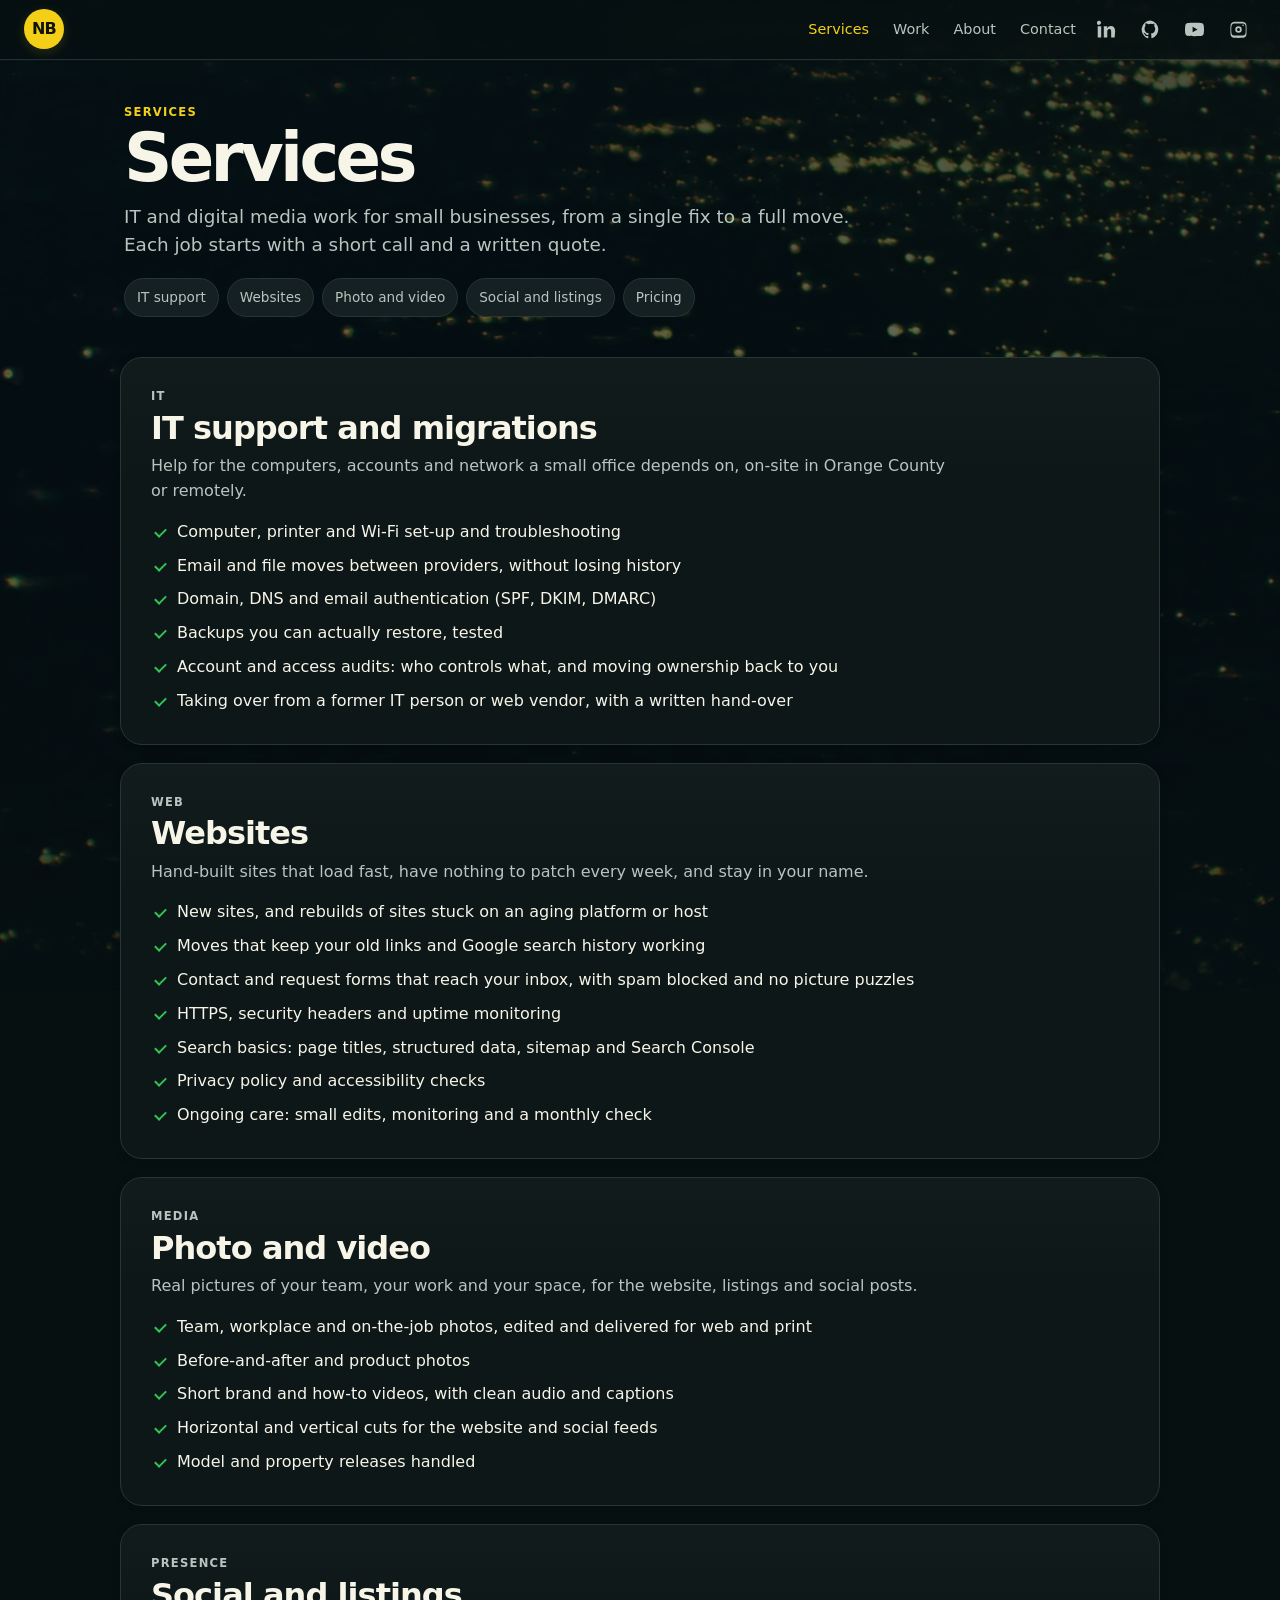
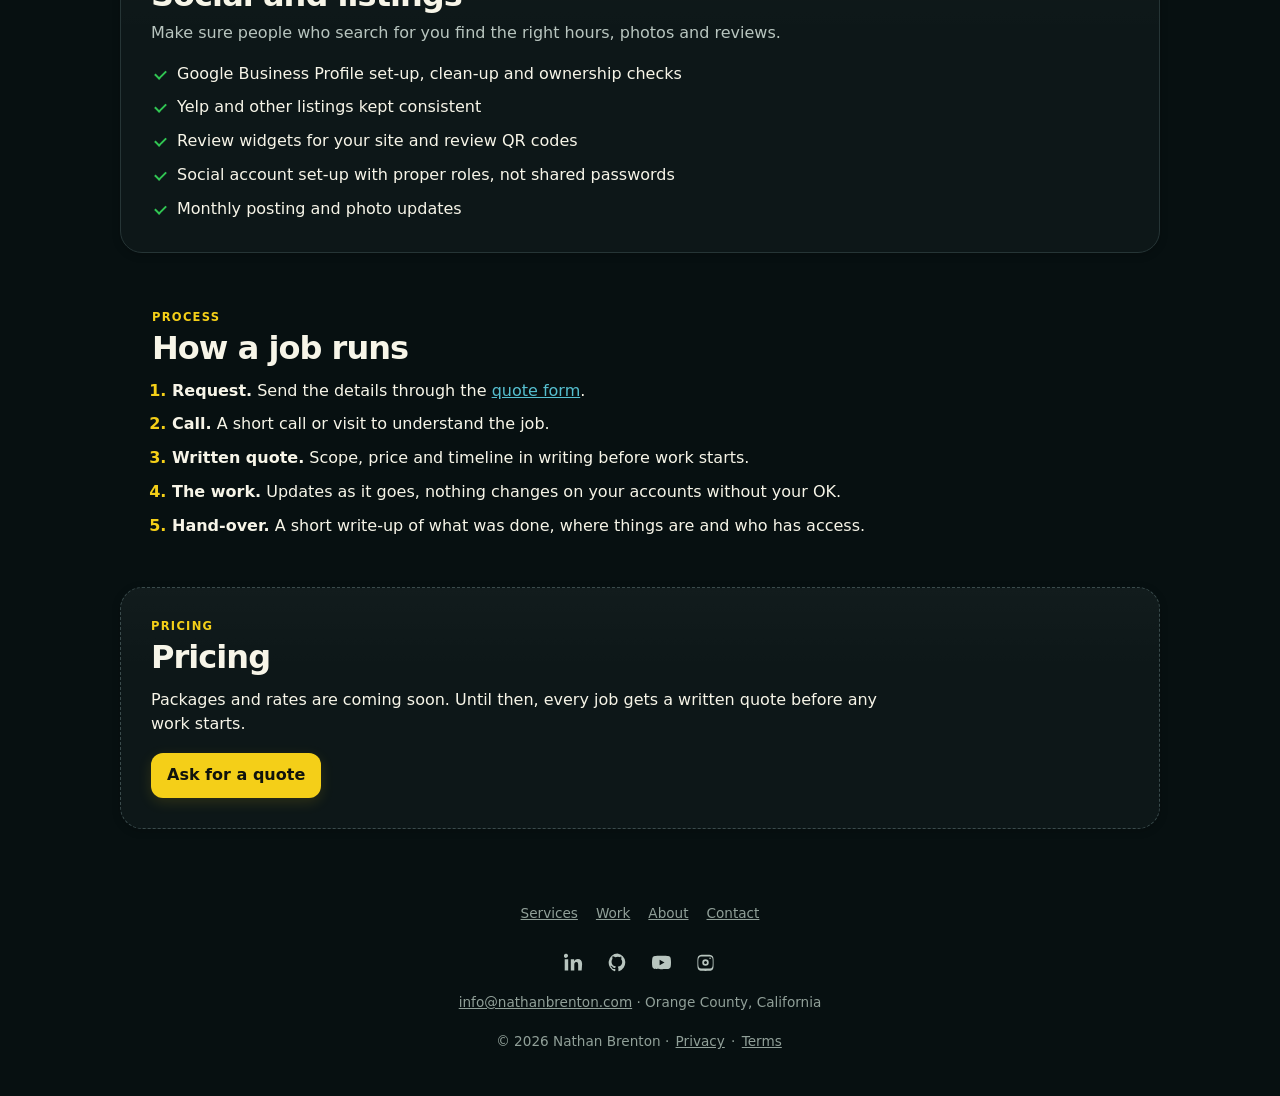
<file: services/index.html>
<!doctype html>
<html lang="en">
<head>
  <meta charset="utf-8" />
  <meta name="viewport" content="width=device-width, initial-scale=1" />
  <title>Services · Nathan Brenton</title>
  <meta name="description" content="IT support and migrations, websites, photo and video, and social media and listings for small businesses in Orange County." />
  <meta name="theme-color" content="#071011" />
  <meta name="color-scheme" content="dark" />
  <link rel="canonical" href="https://nathanbrenton.com/services/" />
  <link rel="icon" href="/favicon.ico" sizes="any" />
  <link rel="icon" type="image/png" sizes="32x32" href="/favicon-32x32.png" />
  <link rel="apple-touch-icon" sizes="180x180" href="/apple-touch-icon.png" />
  <meta property="og:type" content="website" />
  <meta property="og:site_name" content="Nathan Brenton" />
  <meta property="og:title" content="Services · Nathan Brenton" />
  <meta property="og:description" content="IT support and migrations, websites, photo and video, and social media and listings for small businesses in Orange County." />
  <meta property="og:url" content="https://nathanbrenton.com/services/" />
  <meta name="twitter:card" content="summary" />
  <script type="application/ld+json">
{
    "@context": "https://schema.org",
    "@graph": [
      {
        "@type": "BreadcrumbList",
        "itemListElement": [
          {
            "@type": "ListItem",
            "position": 1,
            "name": "Home",
            "item": "https://nathanbrenton.com/"
          },
          {
            "@type": "ListItem",
            "position": 2,
            "name": "Services",
            "item": "https://nathanbrenton.com/services/"
          }
        ]
      },
      {
        "@type": "Service",
        "@id": "https://nathanbrenton.com/services/#it",
        "name": "IT support and migrations",
        "description": "Computer, Wi-Fi and account support, email and file moves, DNS and email authentication, backups, and access audits for small businesses.",
        "provider": {
          "@id": "https://nathanbrenton.com/#business"
        },
        "areaServed": {
          "@type": "AdministrativeArea",
          "name": "Orange County, California"
        }
      },
      {
        "@type": "Service",
        "@id": "https://nathanbrenton.com/services/#websites",
        "name": "Websites",
        "description": "Fast, secure websites, site moves that keep search history, contact forms, HTTPS, search basics and ongoing care.",
        "provider": {
          "@id": "https://nathanbrenton.com/#business"
        },
        "areaServed": {
          "@type": "AdministrativeArea",
          "name": "Orange County, California"
        }
      },
      {
        "@type": "Service",
        "@id": "https://nathanbrenton.com/services/#photo-video",
        "name": "Photo and video",
        "description": "Team, workplace and on-the-job photos, and short brand and how-to videos for websites and social feeds.",
        "provider": {
          "@id": "https://nathanbrenton.com/#business"
        },
        "areaServed": {
          "@type": "AdministrativeArea",
          "name": "Orange County, California"
        }
      },
      {
        "@type": "Service",
        "@id": "https://nathanbrenton.com/services/#social-listings",
        "name": "Social and listings",
        "description": "Google Business Profile, Yelp and social account set-up and upkeep, review widgets and monthly posting.",
        "provider": {
          "@id": "https://nathanbrenton.com/#business"
        },
        "areaServed": {
          "@type": "AdministrativeArea",
          "name": "Orange County, California"
        }
      }
    ]
  }
  </script>
  <link rel="stylesheet" href="/styles.css" />
  <link rel="stylesheet" href="/pages.css" />
</head>
<body>
  <a class="skip-link" href="#main">Skip to main content</a>

  <header class="site-header">
    <div class="site-header-inner">
      <a class="brand" href="/" aria-label="Nathan Brenton, home">NB</a>
      <nav class="top-nav" aria-label="Main">
        <div class="page-nav">
          <a href="/services/" aria-current="page">Services</a>
          <a href="/work/">Work</a>
          <a href="/about/">About</a>
          <a href="/contact/">Contact</a>
        </div>
        <div class="social-nav" role="group" aria-label="Social links">
          <a href="https://www.youtube.com/@nathanbrenton" data-link="youtube" target="_blank" rel="me noreferrer noopener" aria-label="YouTube" title="YouTube">
            <svg viewBox="0 0 24 24" aria-hidden="true">
              <path d="M23.5 6.2a3 3 0 0 0-2.1-2.1C19.5 3.6 12 3.6 12 3.6s-7.5 0-9.4.5A3 3 0 0 0 .5 6.2 31 31 0 0 0 0 12a31 31 0 0 0 .5 5.8 3 3 0 0 0 2.1 2.1c1.9.5 9.4.5 9.4.5s7.5 0 9.4-.5a3 3 0 0 0 2.1-2.1A31 31 0 0 0 24 12a31 31 0 0 0-.5-5.8ZM9.6 15.6V8.4l6.2 3.6-6.2 3.6Z"/>
            </svg>
          </a>
          <a href="https://github.com/nathanbrenton" data-link="github" target="_blank" rel="me noreferrer noopener" aria-label="GitHub" title="GitHub">
            <svg viewBox="0 0 24 24" aria-hidden="true">
              <path d="M12 .7A11.5 11.5 0 0 0 8.4 23c.6.1.8-.3.8-.6v-2.2c-3.4.7-4.1-1.4-4.1-1.4-.6-1.4-1.4-1.8-1.4-1.8-1.1-.8.1-.8.1-.8 1.2.1 1.9 1.3 1.9 1.3 1.1 1.9 2.9 1.3 3.6 1 .1-.8.4-1.3.8-1.6-2.7-.3-5.6-1.4-5.6-6.1 0-1.3.5-2.5 1.2-3.4-.1-.3-.5-1.6.1-3.4 0 0 1-.3 3.5 1.3a12 12 0 0 1 6.4 0C15.6 4.1 16.6 4.4 16.6 4.4c.6 1.8.2 3.1.1 3.4.8.9 1.2 2.1 1.2 3.4 0 4.7-2.9 5.8-5.6 6.1.4.4.8 1.1.8 2.2v2.9c0 .3.2.7.8.6A11.5 11.5 0 0 0 12 .7Z"/>
            </svg>
          </a>
          <a href="https://www.linkedin.com/in/nathanbrenton" data-link="linkedin" target="_blank" rel="me noreferrer noopener" aria-label="LinkedIn" title="LinkedIn">
            <svg viewBox="0 0 24 24" aria-hidden="true">
              <path d="M5.3 7.8H.9V22h4.4V7.8ZM3.1 1A2.6 2.6 0 1 0 3 6.1 2.6 2.6 0 0 0 3.1 1ZM22.9 13.9c0-4.3-2.3-6.3-5.3-6.3a5.2 5.2 0 0 0-4.7 2.6h-.1V7.8H8.6V22H13v-7c0-1.8.3-3.6 2.6-3.6 2.2 0 2.3 2.1 2.3 3.7V22h4.4l.6-8.1Z"/>
            </svg>
          </a>
          <a href="https://www.instagram.com/conceptgoretex/" data-link="instagram" target="_blank" rel="me noreferrer noopener" aria-label="Instagram" title="Instagram">
            <svg viewBox="0 0 24 24" aria-hidden="true">
              <path d="M12 2.2c3.2 0 3.6 0 4.9.1 1.2.1 1.8.2 2.2.4a4.4 4.4 0 0 1 1.6 1c.5.5.8 1 1 1.6.2.4.3 1 .4 2.2.1 1.3.1 1.7.1 4.9s0 3.6-.1 4.9c-.1 1.2-.2 1.8-.4 2.2a4.4 4.4 0 0 1-1 1.6c-.5.5-1 .8-1.6 1-.4.2-1 .3-2.2.4-1.3.1-1.7.1-4.9.1s-3.6 0-4.9-.1c-1.2-.1-1.8-.2-2.2-.4a4.4 4.4 0 0 1-1.6-1 4.4 4.4 0 0 1-1-1.6c-.2-.4-.3-1-.4-2.2-.1-1.3-.1-1.7-.1-4.9s0-3.6.1-4.9c.1-1.2.2-1.8.4-2.2a4.4 4.4 0 0 1 1-1.6 4.4 4.4 0 0 1 1.6-1c.4-.2 1-.3 2.2-.4C8.4 2.2 8.8 2.2 12 2.2Zm0 2.2c-3.1 0-3.5 0-4.7.1-1.1 0-1.6.2-2 .3-.5.2-.8.4-1.2.8-.4.4-.6.7-.8 1.2-.1.4-.3.9-.3 2C2.9 9.9 2.9 10.3 2.9 12s0 2.1.1 3.3c0 1.1.2 1.6.3 2 .2.5.4.8.8 1.2.4.4.7.6 1.2.8.4.1.9.3 2 .3 1.2.1 1.6.1 4.7.1s3.5 0 4.7-.1c1.1 0 1.6-.2 2-.3.5-.2.8-.4 1.2-.8.4-.4.6-.7.8-1.2.1-.4.3-.9.3-2 .1-1.2.1-1.6.1-3.3s0-2.1-.1-3.3c0-1.1-.2-1.6-.3-2-.2-.5-.4-.8-.8-1.2-.4-.4-.7-.6-1.2-.8-.4-.1-.9-.3-2-.3-1.2-.1-1.6-.1-4.7-.1Zm0 3.5a4.1 4.1 0 1 1 0 8.2 4.1 4.1 0 0 1 0-8.2Zm0 6a1.9 1.9 0 1 0 0-3.8 1.9 1.9 0 0 0 0 3.8Zm5.8-6.3a1 1 0 1 1 0-2 1 1 0 0 1 0 2Z"/>
            </svg>
          </a>
        </div>
      </nav>
    </div>
  </header>

  <main id="main" class="page">
    <header class="page-header">
      <p class="eyebrow">Services</p>
      <h1>Services</h1>
      <p class="lede">IT and digital media work for small businesses, from a single fix to a full move. Each job starts with a short call and a written quote.</p>
      <nav class="jump-nav" aria-label="On this page">
        <a href="#it">IT support</a>
        <a href="#websites">Websites</a>
        <a href="#photo-video">Photo and video</a>
        <a href="#social-listings">Social and listings</a>
        <a href="#pricing">Pricing</a>
      </nav>
    </header>

    <section id="it" class="card section-card service-section" aria-labelledby="it-title">
      <p class="eyebrow">IT</p>
      <h2 id="it-title">IT support and migrations</h2>
      <p>Help for the computers, accounts and network a small office depends on, on-site in Orange County or remotely.</p>
      <ul class="check-list">
        <li>Computer, printer and Wi-Fi set-up and troubleshooting</li>
        <li>Email and file moves between providers, without losing history</li>
        <li>Domain, DNS and email authentication (SPF, DKIM, DMARC)</li>
        <li>Backups you can actually restore, tested</li>
        <li>Account and access audits: who controls what, and moving ownership back to you</li>
        <li>Taking over from a former IT person or web vendor, with a written hand-over</li>
      </ul>
    </section>

    <section id="websites" class="card section-card service-section" aria-labelledby="websites-title">
      <p class="eyebrow">Web</p>
      <h2 id="websites-title">Websites</h2>
      <p>Hand-built sites that load fast, have nothing to patch every week, and stay in your name.</p>
      <ul class="check-list">
        <li>New sites, and rebuilds of sites stuck on an aging platform or host</li>
        <li>Moves that keep your old links and Google search history working</li>
        <li>Contact and request forms that reach your inbox, with spam blocked and no picture puzzles</li>
        <li>HTTPS, security headers and uptime monitoring</li>
        <li>Search basics: page titles, structured data, sitemap and Search Console</li>
        <li>Privacy policy and accessibility checks</li>
        <li>Ongoing care: small edits, monitoring and a monthly check</li>
      </ul>
    </section>

    <section id="photo-video" class="card section-card service-section" aria-labelledby="photo-video-title">
      <p class="eyebrow">Media</p>
      <h2 id="photo-video-title">Photo and video</h2>
      <p>Real pictures of your team, your work and your space, for the website, listings and social posts.</p>
      <ul class="check-list">
        <li>Team, workplace and on-the-job photos, edited and delivered for web and print</li>
        <li>Before-and-after and product photos</li>
        <li>Short brand and how-to videos, with clean audio and captions</li>
        <li>Horizontal and vertical cuts for the website and social feeds</li>
        <li>Model and property releases handled</li>
      </ul>
    </section>

    <section id="social-listings" class="card section-card service-section" aria-labelledby="social-title">
      <p class="eyebrow">Presence</p>
      <h2 id="social-title">Social and listings</h2>
      <p>Make sure people who search for you find the right hours, photos and reviews.</p>
      <ul class="check-list">
        <li>Google Business Profile set-up, clean-up and ownership checks</li>
        <li>Yelp and other listings kept consistent</li>
        <li>Review widgets for your site and review QR codes</li>
        <li>Social account set-up with proper roles, not shared passwords</li>
        <li>Monthly posting and photo updates</li>
      </ul>
    </section>

    <section class="section-card" aria-labelledby="process-title">
      <div class="section-heading section-heading-outside">
        <p class="eyebrow">Process</p>
        <h2 id="process-title">How a job runs</h2>
      </div>
      <ol class="step-list">
        <li><strong>Request.</strong> Send the details through the <a href="/contact/">quote form</a>.</li>
        <li><strong>Call.</strong> A short call or visit to understand the job.</li>
        <li><strong>Written quote.</strong> Scope, price and timeline in writing before work starts.</li>
        <li><strong>The work.</strong> Updates as it goes, nothing changes on your accounts without your OK.</li>
        <li><strong>Hand-over.</strong> A short write-up of what was done, where things are and who has access.</li>
      </ol>
    </section>

    <!-- PRICING: packages and prices go here once they are final (handled separately). -->
    <section id="pricing" class="card section-card pricing-placeholder" aria-labelledby="pricing-title">
      <p class="eyebrow">Pricing</p>
      <h2 id="pricing-title">Pricing</h2>
      <p>Packages and rates are coming soon. Until then, every job gets a written quote before any work starts.</p>
      <a class="button button-primary" href="/contact/">Ask for a quote</a>
    </section>
  </main>

  <footer class="site-footer">
    <nav class="footer-nav" aria-label="Footer">
      <a href="/services/">Services</a>
      <a href="/work/">Work</a>
      <a href="/about/">About</a>
      <a href="/contact/">Contact</a>
    </nav>
    <div class="social-nav footer-social" role="group" aria-label="Social links">
      <a href="https://www.youtube.com/@nathanbrenton" data-link="youtube" target="_blank" rel="me noreferrer noopener" aria-label="YouTube" title="YouTube">
            <svg viewBox="0 0 24 24" aria-hidden="true">
              <path d="M23.5 6.2a3 3 0 0 0-2.1-2.1C19.5 3.6 12 3.6 12 3.6s-7.5 0-9.4.5A3 3 0 0 0 .5 6.2 31 31 0 0 0 0 12a31 31 0 0 0 .5 5.8 3 3 0 0 0 2.1 2.1c1.9.5 9.4.5 9.4.5s7.5 0 9.4-.5a3 3 0 0 0 2.1-2.1A31 31 0 0 0 24 12a31 31 0 0 0-.5-5.8ZM9.6 15.6V8.4l6.2 3.6-6.2 3.6Z"/>
            </svg>
          </a>
          <a href="https://github.com/nathanbrenton" data-link="github" target="_blank" rel="me noreferrer noopener" aria-label="GitHub" title="GitHub">
            <svg viewBox="0 0 24 24" aria-hidden="true">
              <path d="M12 .7A11.5 11.5 0 0 0 8.4 23c.6.1.8-.3.8-.6v-2.2c-3.4.7-4.1-1.4-4.1-1.4-.6-1.4-1.4-1.8-1.4-1.8-1.1-.8.1-.8.1-.8 1.2.1 1.9 1.3 1.9 1.3 1.1 1.9 2.9 1.3 3.6 1 .1-.8.4-1.3.8-1.6-2.7-.3-5.6-1.4-5.6-6.1 0-1.3.5-2.5 1.2-3.4-.1-.3-.5-1.6.1-3.4 0 0 1-.3 3.5 1.3a12 12 0 0 1 6.4 0C15.6 4.1 16.6 4.4 16.6 4.4c.6 1.8.2 3.1.1 3.4.8.9 1.2 2.1 1.2 3.4 0 4.7-2.9 5.8-5.6 6.1.4.4.8 1.1.8 2.2v2.9c0 .3.2.7.8.6A11.5 11.5 0 0 0 12 .7Z"/>
            </svg>
          </a>
          <a href="https://www.linkedin.com/in/nathanbrenton" data-link="linkedin" target="_blank" rel="me noreferrer noopener" aria-label="LinkedIn" title="LinkedIn">
            <svg viewBox="0 0 24 24" aria-hidden="true">
              <path d="M5.3 7.8H.9V22h4.4V7.8ZM3.1 1A2.6 2.6 0 1 0 3 6.1 2.6 2.6 0 0 0 3.1 1ZM22.9 13.9c0-4.3-2.3-6.3-5.3-6.3a5.2 5.2 0 0 0-4.7 2.6h-.1V7.8H8.6V22H13v-7c0-1.8.3-3.6 2.6-3.6 2.2 0 2.3 2.1 2.3 3.7V22h4.4l.6-8.1Z"/>
            </svg>
          </a>
          <a href="https://www.instagram.com/conceptgoretex/" data-link="instagram" target="_blank" rel="me noreferrer noopener" aria-label="Instagram" title="Instagram">
            <svg viewBox="0 0 24 24" aria-hidden="true">
              <path d="M12 2.2c3.2 0 3.6 0 4.9.1 1.2.1 1.8.2 2.2.4a4.4 4.4 0 0 1 1.6 1c.5.5.8 1 1 1.6.2.4.3 1 .4 2.2.1 1.3.1 1.7.1 4.9s0 3.6-.1 4.9c-.1 1.2-.2 1.8-.4 2.2a4.4 4.4 0 0 1-1 1.6c-.5.5-1 .8-1.6 1-.4.2-1 .3-2.2.4-1.3.1-1.7.1-4.9.1s-3.6 0-4.9-.1c-1.2-.1-1.8-.2-2.2-.4a4.4 4.4 0 0 1-1.6-1 4.4 4.4 0 0 1-1-1.6c-.2-.4-.3-1-.4-2.2-.1-1.3-.1-1.7-.1-4.9s0-3.6.1-4.9c.1-1.2.2-1.8.4-2.2a4.4 4.4 0 0 1 1-1.6 4.4 4.4 0 0 1 1.6-1c.4-.2 1-.3 2.2-.4C8.4 2.2 8.8 2.2 12 2.2Zm0 2.2c-3.1 0-3.5 0-4.7.1-1.1 0-1.6.2-2 .3-.5.2-.8.4-1.2.8-.4.4-.6.7-.8 1.2-.1.4-.3.9-.3 2C2.9 9.9 2.9 10.3 2.9 12s0 2.1.1 3.3c0 1.1.2 1.6.3 2 .2.5.4.8.8 1.2.4.4.7.6 1.2.8.4.1.9.3 2 .3 1.2.1 1.6.1 4.7.1s3.5 0 4.7-.1c1.1 0 1.6-.2 2-.3.5-.2.8-.4 1.2-.8.4-.4.6-.7.8-1.2.1-.4.3-.9.3-2 .1-1.2.1-1.6.1-3.3s0-2.1-.1-3.3c0-1.1-.2-1.6-.3-2-.2-.5-.4-.8-.8-1.2-.4-.4-.7-.6-1.2-.8-.4-.1-.9-.3-2-.3-1.2-.1-1.6-.1-4.7-.1Zm0 3.5a4.1 4.1 0 1 1 0 8.2 4.1 4.1 0 0 1 0-8.2Zm0 6a1.9 1.9 0 1 0 0-3.8 1.9 1.9 0 0 0 0 3.8Zm5.8-6.3a1 1 0 1 1 0-2 1 1 0 0 1 0 2Z"/>
            </svg>
          </a>
    </div>
    <p class="footer-contact"><a href="mailto:info@nathanbrenton.com">info@nathanbrenton.com</a> · Orange County, California</p>
    <p class="footer-legal">© <span id="year"></span> Nathan Brenton · <a href="/privacy/">Privacy</a> · <a href="/terms/">Terms</a></p>
  </footer>

  <script src="/site-data.js"></script>
  <script src="/script.js"></script>
</body>
</html>
</file>
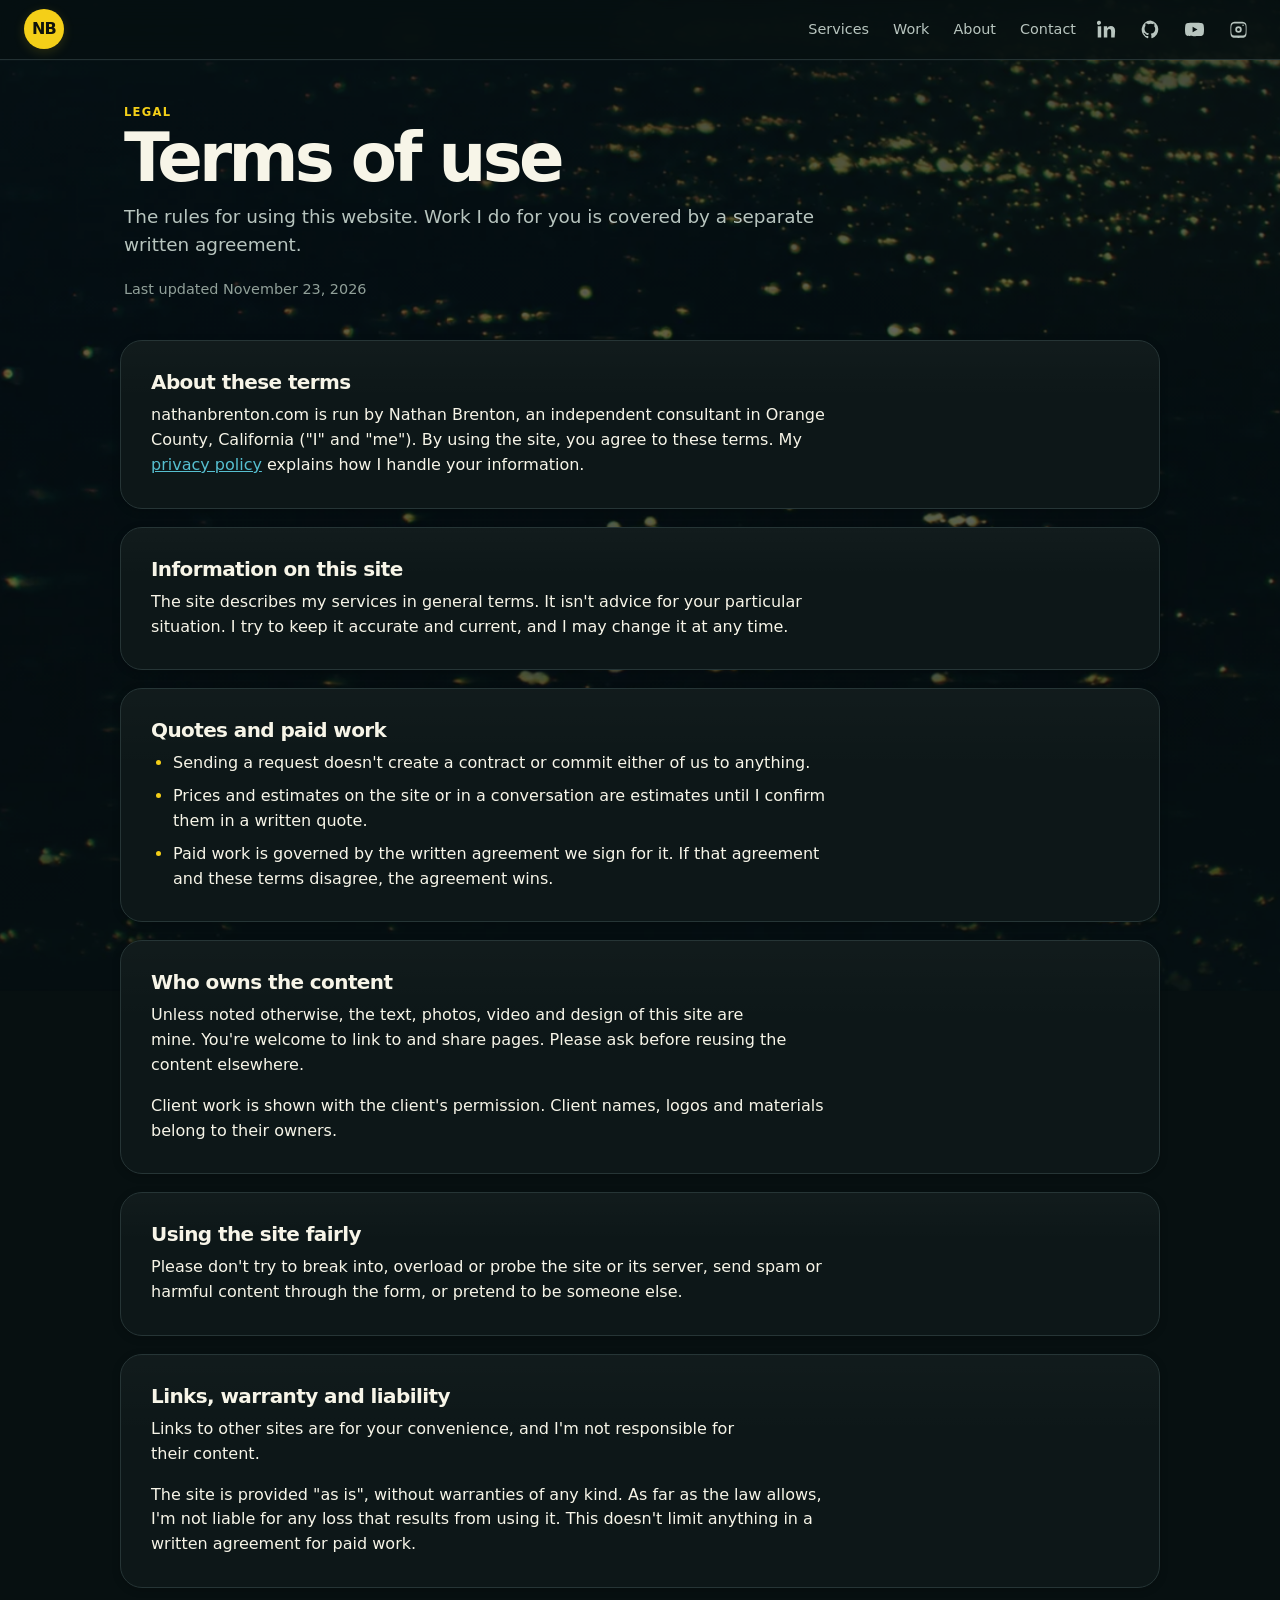
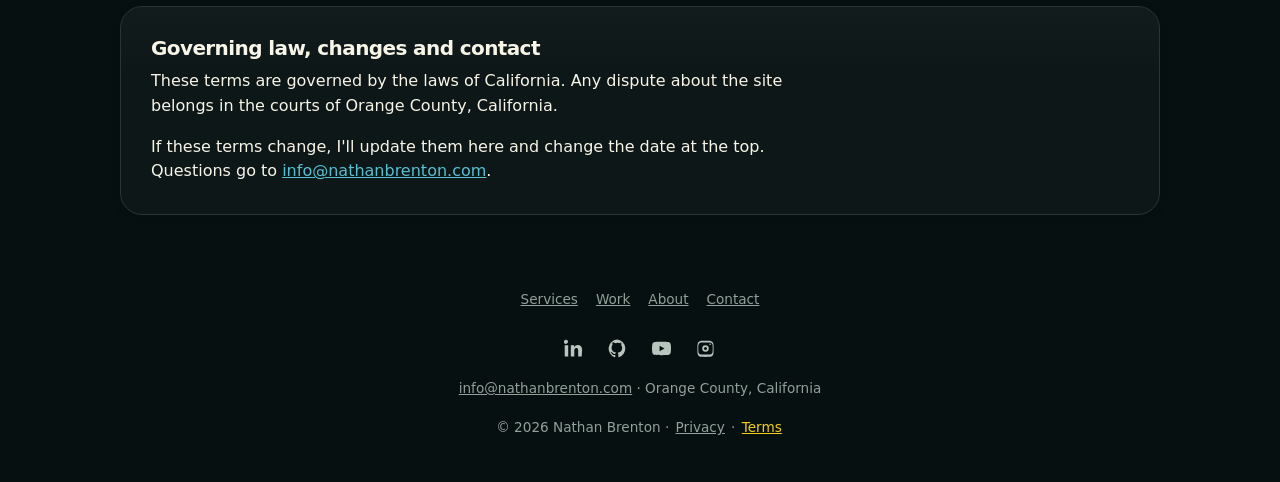
<file: terms/index.html>
<!doctype html>
<html lang="en">
<head>
  <meta charset="utf-8" />
  <meta name="viewport" content="width=device-width, initial-scale=1" />
  <title>Terms of use · Nathan Brenton</title>
  <meta name="description" content="Terms of use for nathanbrenton.com, the website of Nathan Brenton, IT and digital media consultant in Orange County, California." />
  <meta name="theme-color" content="#071011" />
  <meta name="color-scheme" content="dark" />
  <link rel="canonical" href="https://nathanbrenton.com/terms/" />
  <link rel="icon" href="/favicon.ico" sizes="any" />
  <link rel="icon" type="image/png" sizes="32x32" href="/favicon-32x32.png" />
  <link rel="apple-touch-icon" sizes="180x180" href="/apple-touch-icon.png" />
  <meta property="og:type" content="website" />
  <meta property="og:site_name" content="Nathan Brenton" />
  <meta property="og:title" content="Terms of use · Nathan Brenton" />
  <meta property="og:description" content="Terms of use for nathanbrenton.com, the website of Nathan Brenton, IT and digital media consultant in Orange County, California." />
  <meta property="og:url" content="https://nathanbrenton.com/terms/" />
  <meta name="twitter:card" content="summary" />
  <script type="application/ld+json">
{
  "@context": "https://schema.org",
  "@graph": [
    {
      "@type": "BreadcrumbList",
      "itemListElement": [
        {
          "@type": "ListItem",
          "position": 1,
          "name": "Home",
          "item": "https://nathanbrenton.com/"
        },
        {
          "@type": "ListItem",
          "position": 2,
          "name": "Terms of use",
          "item": "https://nathanbrenton.com/terms/"
        }
      ]
    },
    {
      "@type": "WebPage",
      "url": "https://nathanbrenton.com/terms/",
      "name": "Terms of use",
      "dateModified": "2026-11-23",
      "isPartOf": {
        "@id": "https://nathanbrenton.com/#website"
      },
      "about": {
        "@id": "https://nathanbrenton.com/#business"
      }
    }
  ]
}
  </script>
  <link rel="stylesheet" href="/styles.css" />
  <link rel="stylesheet" href="/pages.css" />
</head>
<body>
  <a class="skip-link" href="#main">Skip to main content</a>

  <header class="site-header">
    <div class="site-header-inner">
      <a class="brand" href="/" aria-label="Nathan Brenton, home">NB</a>
      <nav class="top-nav" aria-label="Main">
        <div class="page-nav">
          <a href="/services/">Services</a>
          <a href="/work/">Work</a>
          <a href="/about/">About</a>
          <a href="/contact/">Contact</a>
        </div>
        <div class="social-nav" role="group" aria-label="Social links">
          <a href="https://www.youtube.com/@nathanbrenton" data-link="youtube" target="_blank" rel="me noreferrer noopener" aria-label="YouTube" title="YouTube">
            <svg viewBox="0 0 24 24" aria-hidden="true">
              <path d="M23.5 6.2a3 3 0 0 0-2.1-2.1C19.5 3.6 12 3.6 12 3.6s-7.5 0-9.4.5A3 3 0 0 0 .5 6.2 31 31 0 0 0 0 12a31 31 0 0 0 .5 5.8 3 3 0 0 0 2.1 2.1c1.9.5 9.4.5 9.4.5s7.5 0 9.4-.5a3 3 0 0 0 2.1-2.1A31 31 0 0 0 24 12a31 31 0 0 0-.5-5.8ZM9.6 15.6V8.4l6.2 3.6-6.2 3.6Z"/>
            </svg>
          </a>
          <a href="https://github.com/nathanbrenton" data-link="github" target="_blank" rel="me noreferrer noopener" aria-label="GitHub" title="GitHub">
            <svg viewBox="0 0 24 24" aria-hidden="true">
              <path d="M12 .7A11.5 11.5 0 0 0 8.4 23c.6.1.8-.3.8-.6v-2.2c-3.4.7-4.1-1.4-4.1-1.4-.6-1.4-1.4-1.8-1.4-1.8-1.1-.8.1-.8.1-.8 1.2.1 1.9 1.3 1.9 1.3 1.1 1.9 2.9 1.3 3.6 1 .1-.8.4-1.3.8-1.6-2.7-.3-5.6-1.4-5.6-6.1 0-1.3.5-2.5 1.2-3.4-.1-.3-.5-1.6.1-3.4 0 0 1-.3 3.5 1.3a12 12 0 0 1 6.4 0C15.6 4.1 16.6 4.4 16.6 4.4c.6 1.8.2 3.1.1 3.4.8.9 1.2 2.1 1.2 3.4 0 4.7-2.9 5.8-5.6 6.1.4.4.8 1.1.8 2.2v2.9c0 .3.2.7.8.6A11.5 11.5 0 0 0 12 .7Z"/>
            </svg>
          </a>
          <a href="https://www.linkedin.com/in/nathanbrenton" data-link="linkedin" target="_blank" rel="me noreferrer noopener" aria-label="LinkedIn" title="LinkedIn">
            <svg viewBox="0 0 24 24" aria-hidden="true">
              <path d="M5.3 7.8H.9V22h4.4V7.8ZM3.1 1A2.6 2.6 0 1 0 3 6.1 2.6 2.6 0 0 0 3.1 1ZM22.9 13.9c0-4.3-2.3-6.3-5.3-6.3a5.2 5.2 0 0 0-4.7 2.6h-.1V7.8H8.6V22H13v-7c0-1.8.3-3.6 2.6-3.6 2.2 0 2.3 2.1 2.3 3.7V22h4.4l.6-8.1Z"/>
            </svg>
          </a>
          <a href="https://www.instagram.com/conceptgoretex/" data-link="instagram" target="_blank" rel="me noreferrer noopener" aria-label="Instagram" title="Instagram">
            <svg viewBox="0 0 24 24" aria-hidden="true">
              <path d="M12 2.2c3.2 0 3.6 0 4.9.1 1.2.1 1.8.2 2.2.4a4.4 4.4 0 0 1 1.6 1c.5.5.8 1 1 1.6.2.4.3 1 .4 2.2.1 1.3.1 1.7.1 4.9s0 3.6-.1 4.9c-.1 1.2-.2 1.8-.4 2.2a4.4 4.4 0 0 1-1 1.6c-.5.5-1 .8-1.6 1-.4.2-1 .3-2.2.4-1.3.1-1.7.1-4.9.1s-3.6 0-4.9-.1c-1.2-.1-1.8-.2-2.2-.4a4.4 4.4 0 0 1-1.6-1 4.4 4.4 0 0 1-1-1.6c-.2-.4-.3-1-.4-2.2-.1-1.3-.1-1.7-.1-4.9s0-3.6.1-4.9c.1-1.2.2-1.8.4-2.2a4.4 4.4 0 0 1 1-1.6 4.4 4.4 0 0 1 1.6-1c.4-.2 1-.3 2.2-.4C8.4 2.2 8.8 2.2 12 2.2Zm0 2.2c-3.1 0-3.5 0-4.7.1-1.1 0-1.6.2-2 .3-.5.2-.8.4-1.2.8-.4.4-.6.7-.8 1.2-.1.4-.3.9-.3 2C2.9 9.9 2.9 10.3 2.9 12s0 2.1.1 3.3c0 1.1.2 1.6.3 2 .2.5.4.8.8 1.2.4.4.7.6 1.2.8.4.1.9.3 2 .3 1.2.1 1.6.1 4.7.1s3.5 0 4.7-.1c1.1 0 1.6-.2 2-.3.5-.2.8-.4 1.2-.8.4-.4.6-.7.8-1.2.1-.4.3-.9.3-2 .1-1.2.1-1.6.1-3.3s0-2.1-.1-3.3c0-1.1-.2-1.6-.3-2-.2-.5-.4-.8-.8-1.2-.4-.4-.7-.6-1.2-.8-.4-.1-.9-.3-2-.3-1.2-.1-1.6-.1-4.7-.1Zm0 3.5a4.1 4.1 0 1 1 0 8.2 4.1 4.1 0 0 1 0-8.2Zm0 6a1.9 1.9 0 1 0 0-3.8 1.9 1.9 0 0 0 0 3.8Zm5.8-6.3a1 1 0 1 1 0-2 1 1 0 0 1 0 2Z"/>
            </svg>
          </a>
        </div>
      </nav>
    </div>
  </header>

  <main id="main" class="page legal">
    <header class="page-header">
      <p class="eyebrow">Legal</p>
      <h1>Terms of use</h1>
      <p class="lede">The rules for using this website. Work I do for you is covered by a separate written agreement.</p>
      <p class="updated">Last updated <time datetime="2026-11-23">November 23, 2026</time></p>
    </header>

    <section class="card section-card" aria-labelledby="about-title">
      <h2 id="about-title">About these terms</h2>
      <p>nathanbrenton.com is run by Nathan Brenton, an independent consultant in Orange County, California ("I" and "me"). By using the site, you agree to these terms. My <a href="/privacy/">privacy policy</a> explains how I handle your information.</p>
    </section>

    <section class="card section-card" aria-labelledby="info-title">
      <h2 id="info-title">Information on this site</h2>
      <p>The site describes my services in general terms. It isn't advice for your particular situation. I try to keep it accurate and current, and I may change it at any time.</p>
    </section>

    <section class="card section-card" aria-labelledby="quotes-title">
      <h2 id="quotes-title">Quotes and paid work</h2>
      <ul class="legal-list">
        <li>Sending a request doesn't create a contract or commit either of us to anything.</li>
        <li>Prices and estimates on the site or in a conversation are estimates until I confirm them in a written quote.</li>
        <li>Paid work is governed by the written agreement we sign for it. If that agreement and these terms disagree, the agreement wins.</li>
      </ul>
    </section>

    <section class="card section-card" aria-labelledby="own-title">
      <h2 id="own-title">Who owns the content</h2>
      <p>Unless noted otherwise, the text, photos, video and design of this site are mine. You're welcome to link to and share pages. Please ask before reusing the content elsewhere.</p>
      <p>Client work is shown with the client's permission. Client names, logos and materials belong to their owners.</p>
    </section>

    <section class="card section-card" aria-labelledby="use-title">
      <h2 id="use-title">Using the site fairly</h2>
      <p>Please don't try to break into, overload or probe the site or its server, send spam or harmful content through the form, or pretend to be someone else.</p>
    </section>

    <section class="card section-card" aria-labelledby="liability-title">
      <h2 id="liability-title">Links, warranty and liability</h2>
      <p>Links to other sites are for your convenience, and I'm not responsible for their content.</p>
      <p>The site is provided "as is", without warranties of any kind. As far as the law allows, I'm not liable for any loss that results from using it. This doesn't limit anything in a written agreement for paid work.</p>
    </section>

    <section class="card section-card" aria-labelledby="law-title">
      <h2 id="law-title">Governing law, changes and contact</h2>
      <p>These terms are governed by the laws of California. Any dispute about the site belongs in the courts of Orange County, California.</p>
      <p>If these terms change, I'll update them here and change the date at the top. Questions go to <a href="mailto:info@nathanbrenton.com">info@nathanbrenton.com</a>.</p>
    </section>
  </main>

  <footer class="site-footer">
    <nav class="footer-nav" aria-label="Footer">
      <a href="/services/">Services</a>
      <a href="/work/">Work</a>
      <a href="/about/">About</a>
      <a href="/contact/">Contact</a>
    </nav>
    <div class="social-nav footer-social" role="group" aria-label="Social links">
      <a href="https://www.youtube.com/@nathanbrenton" data-link="youtube" target="_blank" rel="me noreferrer noopener" aria-label="YouTube" title="YouTube">
            <svg viewBox="0 0 24 24" aria-hidden="true">
              <path d="M23.5 6.2a3 3 0 0 0-2.1-2.1C19.5 3.6 12 3.6 12 3.6s-7.5 0-9.4.5A3 3 0 0 0 .5 6.2 31 31 0 0 0 0 12a31 31 0 0 0 .5 5.8 3 3 0 0 0 2.1 2.1c1.9.5 9.4.5 9.4.5s7.5 0 9.4-.5a3 3 0 0 0 2.1-2.1A31 31 0 0 0 24 12a31 31 0 0 0-.5-5.8ZM9.6 15.6V8.4l6.2 3.6-6.2 3.6Z"/>
            </svg>
          </a>
          <a href="https://github.com/nathanbrenton" data-link="github" target="_blank" rel="me noreferrer noopener" aria-label="GitHub" title="GitHub">
            <svg viewBox="0 0 24 24" aria-hidden="true">
              <path d="M12 .7A11.5 11.5 0 0 0 8.4 23c.6.1.8-.3.8-.6v-2.2c-3.4.7-4.1-1.4-4.1-1.4-.6-1.4-1.4-1.8-1.4-1.8-1.1-.8.1-.8.1-.8 1.2.1 1.9 1.3 1.9 1.3 1.1 1.9 2.9 1.3 3.6 1 .1-.8.4-1.3.8-1.6-2.7-.3-5.6-1.4-5.6-6.1 0-1.3.5-2.5 1.2-3.4-.1-.3-.5-1.6.1-3.4 0 0 1-.3 3.5 1.3a12 12 0 0 1 6.4 0C15.6 4.1 16.6 4.4 16.6 4.4c.6 1.8.2 3.1.1 3.4.8.9 1.2 2.1 1.2 3.4 0 4.7-2.9 5.8-5.6 6.1.4.4.8 1.1.8 2.2v2.9c0 .3.2.7.8.6A11.5 11.5 0 0 0 12 .7Z"/>
            </svg>
          </a>
          <a href="https://www.linkedin.com/in/nathanbrenton" data-link="linkedin" target="_blank" rel="me noreferrer noopener" aria-label="LinkedIn" title="LinkedIn">
            <svg viewBox="0 0 24 24" aria-hidden="true">
              <path d="M5.3 7.8H.9V22h4.4V7.8ZM3.1 1A2.6 2.6 0 1 0 3 6.1 2.6 2.6 0 0 0 3.1 1ZM22.9 13.9c0-4.3-2.3-6.3-5.3-6.3a5.2 5.2 0 0 0-4.7 2.6h-.1V7.8H8.6V22H13v-7c0-1.8.3-3.6 2.6-3.6 2.2 0 2.3 2.1 2.3 3.7V22h4.4l.6-8.1Z"/>
            </svg>
          </a>
          <a href="https://www.instagram.com/conceptgoretex/" data-link="instagram" target="_blank" rel="me noreferrer noopener" aria-label="Instagram" title="Instagram">
            <svg viewBox="0 0 24 24" aria-hidden="true">
              <path d="M12 2.2c3.2 0 3.6 0 4.9.1 1.2.1 1.8.2 2.2.4a4.4 4.4 0 0 1 1.6 1c.5.5.8 1 1 1.6.2.4.3 1 .4 2.2.1 1.3.1 1.7.1 4.9s0 3.6-.1 4.9c-.1 1.2-.2 1.8-.4 2.2a4.4 4.4 0 0 1-1 1.6c-.5.5-1 .8-1.6 1-.4.2-1 .3-2.2.4-1.3.1-1.7.1-4.9.1s-3.6 0-4.9-.1c-1.2-.1-1.8-.2-2.2-.4a4.4 4.4 0 0 1-1.6-1 4.4 4.4 0 0 1-1-1.6c-.2-.4-.3-1-.4-2.2-.1-1.3-.1-1.7-.1-4.9s0-3.6.1-4.9c.1-1.2.2-1.8.4-2.2a4.4 4.4 0 0 1 1-1.6 4.4 4.4 0 0 1 1.6-1c.4-.2 1-.3 2.2-.4C8.4 2.2 8.8 2.2 12 2.2Zm0 2.2c-3.1 0-3.5 0-4.7.1-1.1 0-1.6.2-2 .3-.5.2-.8.4-1.2.8-.4.4-.6.7-.8 1.2-.1.4-.3.9-.3 2C2.9 9.9 2.9 10.3 2.9 12s0 2.1.1 3.3c0 1.1.2 1.6.3 2 .2.5.4.8.8 1.2.4.4.7.6 1.2.8.4.1.9.3 2 .3 1.2.1 1.6.1 4.7.1s3.5 0 4.7-.1c1.1 0 1.6-.2 2-.3.5-.2.8-.4 1.2-.8.4-.4.6-.7.8-1.2.1-.4.3-.9.3-2 .1-1.2.1-1.6.1-3.3s0-2.1-.1-3.3c0-1.1-.2-1.6-.3-2-.2-.5-.4-.8-.8-1.2-.4-.4-.7-.6-1.2-.8-.4-.1-.9-.3-2-.3-1.2-.1-1.6-.1-4.7-.1Zm0 3.5a4.1 4.1 0 1 1 0 8.2 4.1 4.1 0 0 1 0-8.2Zm0 6a1.9 1.9 0 1 0 0-3.8 1.9 1.9 0 0 0 0 3.8Zm5.8-6.3a1 1 0 1 1 0-2 1 1 0 0 1 0 2Z"/>
            </svg>
          </a>
    </div>
    <p class="footer-contact"><a href="mailto:info@nathanbrenton.com">info@nathanbrenton.com</a> · Orange County, California</p>
    <p class="footer-legal">© <span id="year"></span> Nathan Brenton · <a href="/privacy/">Privacy</a> · <a href="/terms/" aria-current="page">Terms</a></p>
  </footer>

  <script src="/site-data.js"></script>
  <script src="/script.js"></script>
</body>
</html>
</file>
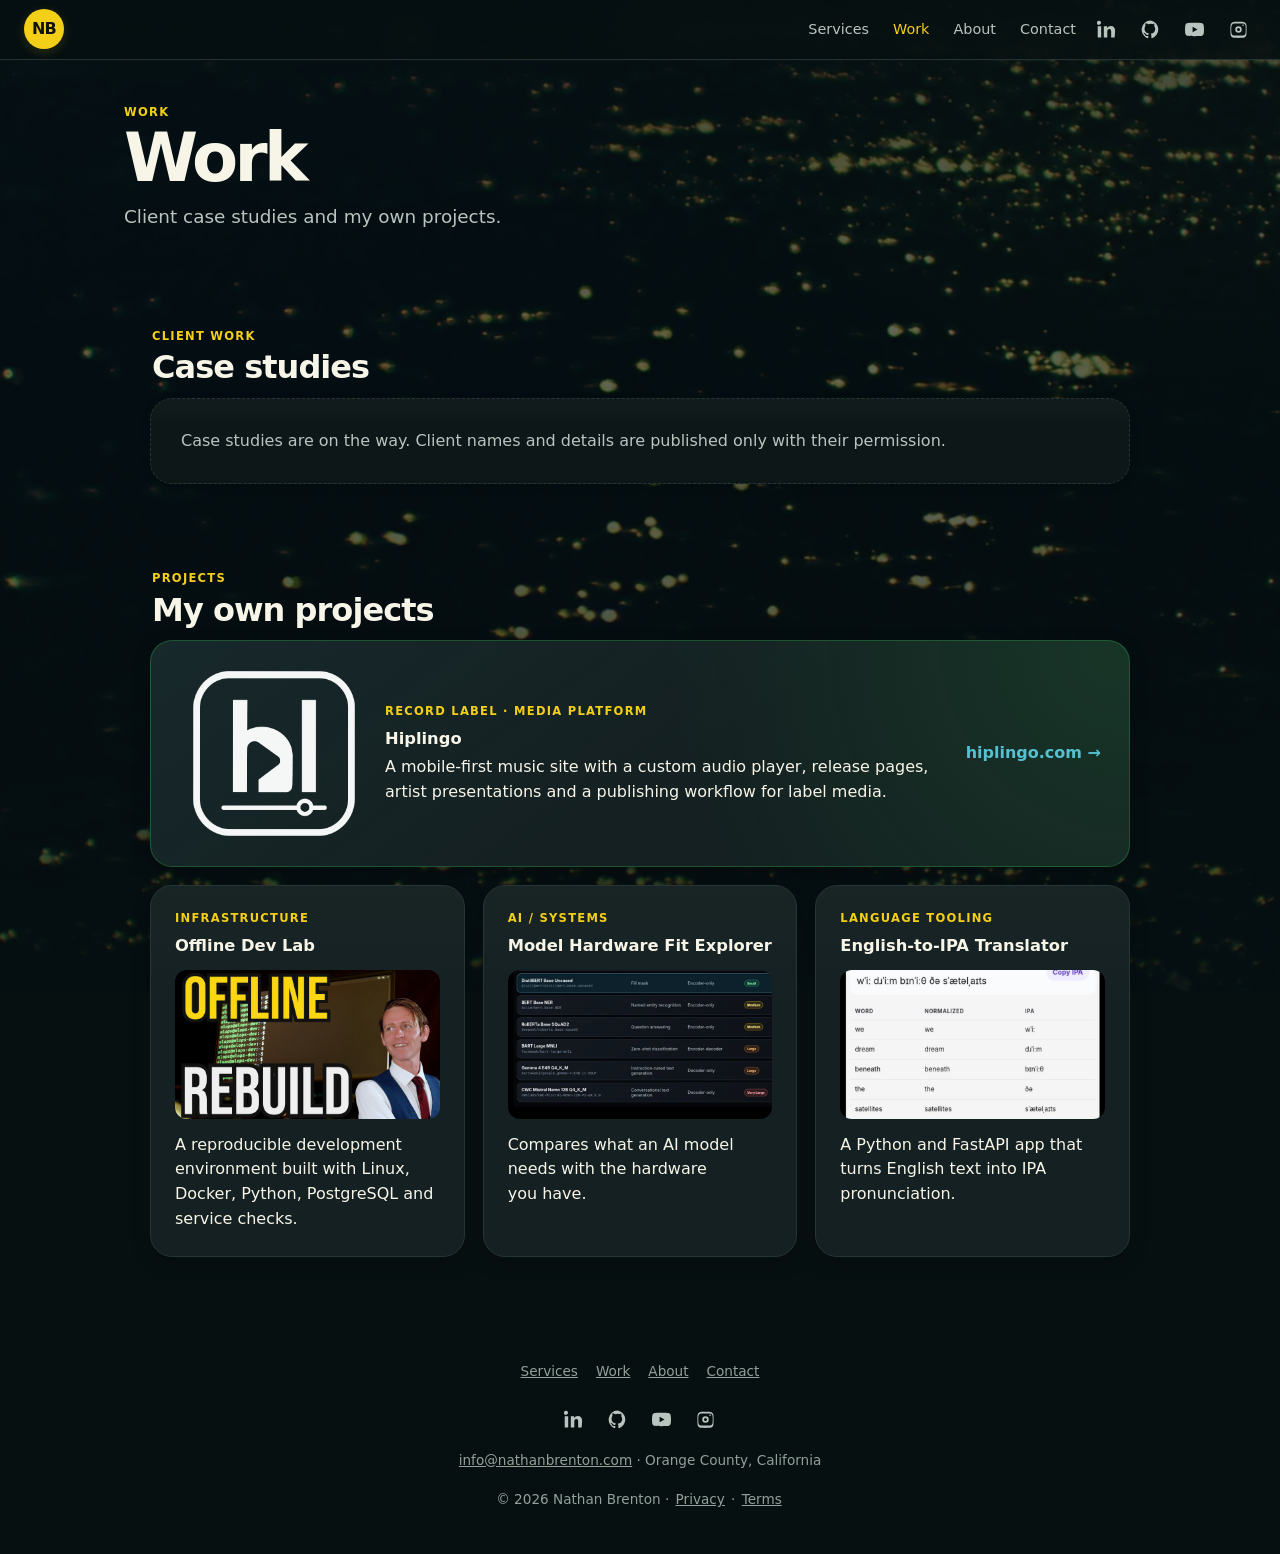
<file: work/index.html>
<!doctype html>
<html lang="en">
<head>
  <meta charset="utf-8" />
  <meta name="viewport" content="width=device-width, initial-scale=1" />
  <title>Work · Nathan Brenton</title>
  <meta name="description" content="Client case studies and projects by Nathan Brenton: websites, infrastructure, media platforms and tools." />
  <meta name="theme-color" content="#071011" />
  <meta name="color-scheme" content="dark" />
  <link rel="canonical" href="https://nathanbrenton.com/work/" />
  <link rel="icon" href="/favicon.ico" sizes="any" />
  <link rel="icon" type="image/png" sizes="32x32" href="/favicon-32x32.png" />
  <link rel="apple-touch-icon" sizes="180x180" href="/apple-touch-icon.png" />
  <meta property="og:type" content="website" />
  <meta property="og:site_name" content="Nathan Brenton" />
  <meta property="og:title" content="Work · Nathan Brenton" />
  <meta property="og:description" content="Client case studies and projects by Nathan Brenton: websites, infrastructure, media platforms and tools." />
  <meta property="og:url" content="https://nathanbrenton.com/work/" />
  <meta name="twitter:card" content="summary" />
  <script type="application/ld+json">
{
    "@context": "https://schema.org",
    "@graph": [
      {
        "@type": "BreadcrumbList",
        "itemListElement": [
          {
            "@type": "ListItem",
            "position": 1,
            "name": "Home",
            "item": "https://nathanbrenton.com/"
          },
          {
            "@type": "ListItem",
            "position": 2,
            "name": "Work",
            "item": "https://nathanbrenton.com/work/"
          }
        ]
      }
    ]
  }
  </script>
  <link rel="stylesheet" href="/styles.css" />
  <link rel="stylesheet" href="/pages.css" />
</head>
<body>
  <a class="skip-link" href="#main">Skip to main content</a>

  <header class="site-header">
    <div class="site-header-inner">
      <a class="brand" href="/" aria-label="Nathan Brenton, home">NB</a>
      <nav class="top-nav" aria-label="Main">
        <div class="page-nav">
          <a href="/services/">Services</a>
          <a href="/work/" aria-current="page">Work</a>
          <a href="/about/">About</a>
          <a href="/contact/">Contact</a>
        </div>
        <div class="social-nav" role="group" aria-label="Social links">
          <a href="https://www.youtube.com/@nathanbrenton" data-link="youtube" target="_blank" rel="me noreferrer noopener" aria-label="YouTube" title="YouTube">
            <svg viewBox="0 0 24 24" aria-hidden="true">
              <path d="M23.5 6.2a3 3 0 0 0-2.1-2.1C19.5 3.6 12 3.6 12 3.6s-7.5 0-9.4.5A3 3 0 0 0 .5 6.2 31 31 0 0 0 0 12a31 31 0 0 0 .5 5.8 3 3 0 0 0 2.1 2.1c1.9.5 9.4.5 9.4.5s7.5 0 9.4-.5a3 3 0 0 0 2.1-2.1A31 31 0 0 0 24 12a31 31 0 0 0-.5-5.8ZM9.6 15.6V8.4l6.2 3.6-6.2 3.6Z"/>
            </svg>
          </a>
          <a href="https://github.com/nathanbrenton" data-link="github" target="_blank" rel="me noreferrer noopener" aria-label="GitHub" title="GitHub">
            <svg viewBox="0 0 24 24" aria-hidden="true">
              <path d="M12 .7A11.5 11.5 0 0 0 8.4 23c.6.1.8-.3.8-.6v-2.2c-3.4.7-4.1-1.4-4.1-1.4-.6-1.4-1.4-1.8-1.4-1.8-1.1-.8.1-.8.1-.8 1.2.1 1.9 1.3 1.9 1.3 1.1 1.9 2.9 1.3 3.6 1 .1-.8.4-1.3.8-1.6-2.7-.3-5.6-1.4-5.6-6.1 0-1.3.5-2.5 1.2-3.4-.1-.3-.5-1.6.1-3.4 0 0 1-.3 3.5 1.3a12 12 0 0 1 6.4 0C15.6 4.1 16.6 4.4 16.6 4.4c.6 1.8.2 3.1.1 3.4.8.9 1.2 2.1 1.2 3.4 0 4.7-2.9 5.8-5.6 6.1.4.4.8 1.1.8 2.2v2.9c0 .3.2.7.8.6A11.5 11.5 0 0 0 12 .7Z"/>
            </svg>
          </a>
          <a href="https://www.linkedin.com/in/nathanbrenton" data-link="linkedin" target="_blank" rel="me noreferrer noopener" aria-label="LinkedIn" title="LinkedIn">
            <svg viewBox="0 0 24 24" aria-hidden="true">
              <path d="M5.3 7.8H.9V22h4.4V7.8ZM3.1 1A2.6 2.6 0 1 0 3 6.1 2.6 2.6 0 0 0 3.1 1ZM22.9 13.9c0-4.3-2.3-6.3-5.3-6.3a5.2 5.2 0 0 0-4.7 2.6h-.1V7.8H8.6V22H13v-7c0-1.8.3-3.6 2.6-3.6 2.2 0 2.3 2.1 2.3 3.7V22h4.4l.6-8.1Z"/>
            </svg>
          </a>
          <a href="https://www.instagram.com/conceptgoretex/" data-link="instagram" target="_blank" rel="me noreferrer noopener" aria-label="Instagram" title="Instagram">
            <svg viewBox="0 0 24 24" aria-hidden="true">
              <path d="M12 2.2c3.2 0 3.6 0 4.9.1 1.2.1 1.8.2 2.2.4a4.4 4.4 0 0 1 1.6 1c.5.5.8 1 1 1.6.2.4.3 1 .4 2.2.1 1.3.1 1.7.1 4.9s0 3.6-.1 4.9c-.1 1.2-.2 1.8-.4 2.2a4.4 4.4 0 0 1-1 1.6c-.5.5-1 .8-1.6 1-.4.2-1 .3-2.2.4-1.3.1-1.7.1-4.9.1s-3.6 0-4.9-.1c-1.2-.1-1.8-.2-2.2-.4a4.4 4.4 0 0 1-1.6-1 4.4 4.4 0 0 1-1-1.6c-.2-.4-.3-1-.4-2.2-.1-1.3-.1-1.7-.1-4.9s0-3.6.1-4.9c.1-1.2.2-1.8.4-2.2a4.4 4.4 0 0 1 1-1.6 4.4 4.4 0 0 1 1.6-1c.4-.2 1-.3 2.2-.4C8.4 2.2 8.8 2.2 12 2.2Zm0 2.2c-3.1 0-3.5 0-4.7.1-1.1 0-1.6.2-2 .3-.5.2-.8.4-1.2.8-.4.4-.6.7-.8 1.2-.1.4-.3.9-.3 2C2.9 9.9 2.9 10.3 2.9 12s0 2.1.1 3.3c0 1.1.2 1.6.3 2 .2.5.4.8.8 1.2.4.4.7.6 1.2.8.4.1.9.3 2 .3 1.2.1 1.6.1 4.7.1s3.5 0 4.7-.1c1.1 0 1.6-.2 2-.3.5-.2.8-.4 1.2-.8.4-.4.6-.7.8-1.2.1-.4.3-.9.3-2 .1-1.2.1-1.6.1-3.3s0-2.1-.1-3.3c0-1.1-.2-1.6-.3-2-.2-.5-.4-.8-.8-1.2-.4-.4-.7-.6-1.2-.8-.4-.1-.9-.3-2-.3-1.2-.1-1.6-.1-4.7-.1Zm0 3.5a4.1 4.1 0 1 1 0 8.2 4.1 4.1 0 0 1 0-8.2Zm0 6a1.9 1.9 0 1 0 0-3.8 1.9 1.9 0 0 0 0 3.8Zm5.8-6.3a1 1 0 1 1 0-2 1 1 0 0 1 0 2Z"/>
            </svg>
          </a>
        </div>
      </nav>
    </div>
  </header>

  <main id="main" class="page">
    <header class="page-header">
      <p class="eyebrow">Work</p>
      <h1>Work</h1>
      <p class="lede">Client case studies and my own projects.</p>
    </header>

    <section class="section-card" aria-labelledby="clients-title">
      <div class="section-heading section-heading-outside">
        <p class="eyebrow">Client work</p>
        <h2 id="clients-title">Case studies</h2>
      </div>
      <!-- CASE STUDIES: add one card per published case study (copy _templates/case-study/). Only with the client's written OK. -->
      <div class="card section-card placeholder-card">
        <p>Case studies are on the way. Client names and details are published only with their permission.</p>
      </div>
    </section>

    <section class="section-card" aria-labelledby="projects-title">
      <div class="section-heading section-heading-outside">
        <p class="eyebrow">Projects</p>
        <h2 id="projects-title">My own projects</h2>
      </div>

      <div class="project-grid">
        <article class="project-card project-featured">
          <img class="project-logo" src="/assets/brands/hiplingo-logo-white.webp" alt="" loading="lazy" decoding="async" />
          <div>
            <p class="eyebrow">Record label · media platform</p>
            <h3>Hiplingo</h3>
            <p>A mobile-first music site with a custom audio player, release pages, artist presentations and a publishing workflow for label media.</p>
          </div>
          <a class="text-link" href="https://hiplingo.com">hiplingo.com →</a>
        </article>

        <article class="project-card">
          <p class="eyebrow">Infrastructure</p>
          <h3><a class="project-card__title-link" href="https://github.com/nathanbrenton/offline-dev-lab">Offline Dev Lab</a></h3>
          <img class="project-card__image" src="/assets/projects/offline-devlab.webp" alt="Offline Dev Lab screenshot" loading="lazy" decoding="async" />
          <p>A reproducible development environment built with Linux, Docker, Python, PostgreSQL and service checks.</p>
        </article>

        <article class="project-card">
          <p class="eyebrow">AI / systems</p>
          <h3><a class="project-card__title-link" href="https://github.com/nathanbrenton/model-hardware-fit-explorer">Model Hardware Fit Explorer</a></h3>
          <img class="project-card__image" src="/assets/projects/model-hardware-fit-explorer.webp" alt="Model Hardware Fit Explorer screenshot" loading="lazy" decoding="async" />
          <p>Compares what an AI model needs with the hardware you have.</p>
        </article>

        <article class="project-card">
          <p class="eyebrow">Language tooling</p>
          <h3><a class="project-card__title-link" href="https://github.com/nathanbrenton/english-ipa-translator">English-to-IPA Translator</a></h3>
          <img class="project-card__image" src="/assets/projects/english-to-ipa-translator.webp" alt="English-to-IPA Translator screenshot" loading="lazy" decoding="async" />
          <p>A Python and FastAPI app that turns English text into IPA pronunciation.</p>
        </article>
      </div>
    </section>
  </main>

  <footer class="site-footer">
    <nav class="footer-nav" aria-label="Footer">
      <a href="/services/">Services</a>
      <a href="/work/">Work</a>
      <a href="/about/">About</a>
      <a href="/contact/">Contact</a>
    </nav>
    <div class="social-nav footer-social" role="group" aria-label="Social links">
      <a href="https://www.youtube.com/@nathanbrenton" data-link="youtube" target="_blank" rel="me noreferrer noopener" aria-label="YouTube" title="YouTube">
            <svg viewBox="0 0 24 24" aria-hidden="true">
              <path d="M23.5 6.2a3 3 0 0 0-2.1-2.1C19.5 3.6 12 3.6 12 3.6s-7.5 0-9.4.5A3 3 0 0 0 .5 6.2 31 31 0 0 0 0 12a31 31 0 0 0 .5 5.8 3 3 0 0 0 2.1 2.1c1.9.5 9.4.5 9.4.5s7.5 0 9.4-.5a3 3 0 0 0 2.1-2.1A31 31 0 0 0 24 12a31 31 0 0 0-.5-5.8ZM9.6 15.6V8.4l6.2 3.6-6.2 3.6Z"/>
            </svg>
          </a>
          <a href="https://github.com/nathanbrenton" data-link="github" target="_blank" rel="me noreferrer noopener" aria-label="GitHub" title="GitHub">
            <svg viewBox="0 0 24 24" aria-hidden="true">
              <path d="M12 .7A11.5 11.5 0 0 0 8.4 23c.6.1.8-.3.8-.6v-2.2c-3.4.7-4.1-1.4-4.1-1.4-.6-1.4-1.4-1.8-1.4-1.8-1.1-.8.1-.8.1-.8 1.2.1 1.9 1.3 1.9 1.3 1.1 1.9 2.9 1.3 3.6 1 .1-.8.4-1.3.8-1.6-2.7-.3-5.6-1.4-5.6-6.1 0-1.3.5-2.5 1.2-3.4-.1-.3-.5-1.6.1-3.4 0 0 1-.3 3.5 1.3a12 12 0 0 1 6.4 0C15.6 4.1 16.6 4.4 16.6 4.4c.6 1.8.2 3.1.1 3.4.8.9 1.2 2.1 1.2 3.4 0 4.7-2.9 5.8-5.6 6.1.4.4.8 1.1.8 2.2v2.9c0 .3.2.7.8.6A11.5 11.5 0 0 0 12 .7Z"/>
            </svg>
          </a>
          <a href="https://www.linkedin.com/in/nathanbrenton" data-link="linkedin" target="_blank" rel="me noreferrer noopener" aria-label="LinkedIn" title="LinkedIn">
            <svg viewBox="0 0 24 24" aria-hidden="true">
              <path d="M5.3 7.8H.9V22h4.4V7.8ZM3.1 1A2.6 2.6 0 1 0 3 6.1 2.6 2.6 0 0 0 3.1 1ZM22.9 13.9c0-4.3-2.3-6.3-5.3-6.3a5.2 5.2 0 0 0-4.7 2.6h-.1V7.8H8.6V22H13v-7c0-1.8.3-3.6 2.6-3.6 2.2 0 2.3 2.1 2.3 3.7V22h4.4l.6-8.1Z"/>
            </svg>
          </a>
          <a href="https://www.instagram.com/conceptgoretex/" data-link="instagram" target="_blank" rel="me noreferrer noopener" aria-label="Instagram" title="Instagram">
            <svg viewBox="0 0 24 24" aria-hidden="true">
              <path d="M12 2.2c3.2 0 3.6 0 4.9.1 1.2.1 1.8.2 2.2.4a4.4 4.4 0 0 1 1.6 1c.5.5.8 1 1 1.6.2.4.3 1 .4 2.2.1 1.3.1 1.7.1 4.9s0 3.6-.1 4.9c-.1 1.2-.2 1.8-.4 2.2a4.4 4.4 0 0 1-1 1.6c-.5.5-1 .8-1.6 1-.4.2-1 .3-2.2.4-1.3.1-1.7.1-4.9.1s-3.6 0-4.9-.1c-1.2-.1-1.8-.2-2.2-.4a4.4 4.4 0 0 1-1.6-1 4.4 4.4 0 0 1-1-1.6c-.2-.4-.3-1-.4-2.2-.1-1.3-.1-1.7-.1-4.9s0-3.6.1-4.9c.1-1.2.2-1.8.4-2.2a4.4 4.4 0 0 1 1-1.6 4.4 4.4 0 0 1 1.6-1c.4-.2 1-.3 2.2-.4C8.4 2.2 8.8 2.2 12 2.2Zm0 2.2c-3.1 0-3.5 0-4.7.1-1.1 0-1.6.2-2 .3-.5.2-.8.4-1.2.8-.4.4-.6.7-.8 1.2-.1.4-.3.9-.3 2C2.9 9.9 2.9 10.3 2.9 12s0 2.1.1 3.3c0 1.1.2 1.6.3 2 .2.5.4.8.8 1.2.4.4.7.6 1.2.8.4.1.9.3 2 .3 1.2.1 1.6.1 4.7.1s3.5 0 4.7-.1c1.1 0 1.6-.2 2-.3.5-.2.8-.4 1.2-.8.4-.4.6-.7.8-1.2.1-.4.3-.9.3-2 .1-1.2.1-1.6.1-3.3s0-2.1-.1-3.3c0-1.1-.2-1.6-.3-2-.2-.5-.4-.8-.8-1.2-.4-.4-.7-.6-1.2-.8-.4-.1-.9-.3-2-.3-1.2-.1-1.6-.1-4.7-.1Zm0 3.5a4.1 4.1 0 1 1 0 8.2 4.1 4.1 0 0 1 0-8.2Zm0 6a1.9 1.9 0 1 0 0-3.8 1.9 1.9 0 0 0 0 3.8Zm5.8-6.3a1 1 0 1 1 0-2 1 1 0 0 1 0 2Z"/>
            </svg>
          </a>
    </div>
    <p class="footer-contact"><a href="mailto:info@nathanbrenton.com">info@nathanbrenton.com</a> · Orange County, California</p>
    <p class="footer-legal">© <span id="year"></span> Nathan Brenton · <a href="/privacy/">Privacy</a> · <a href="/terms/">Terms</a></p>
  </footer>

  <script src="/site-data.js"></script>
  <script src="/script.js"></script>
</body>
</html>
</file>
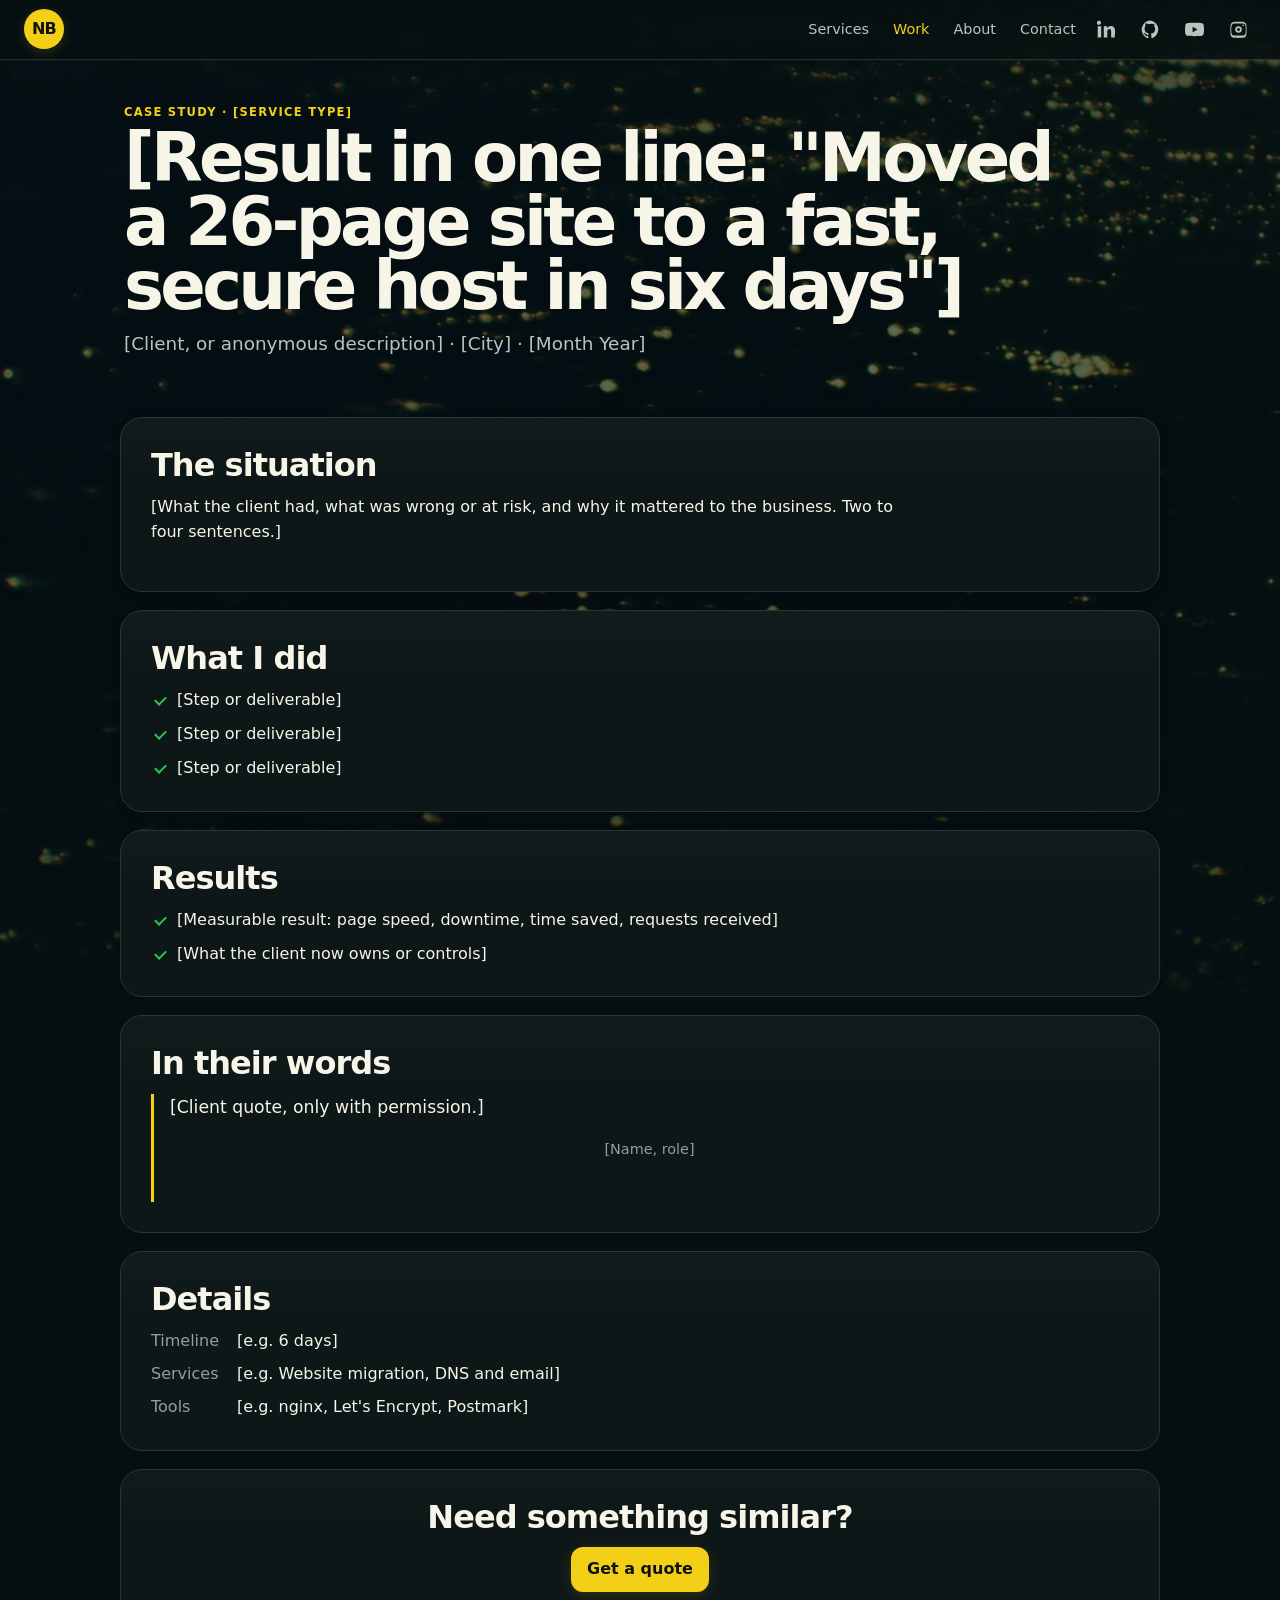
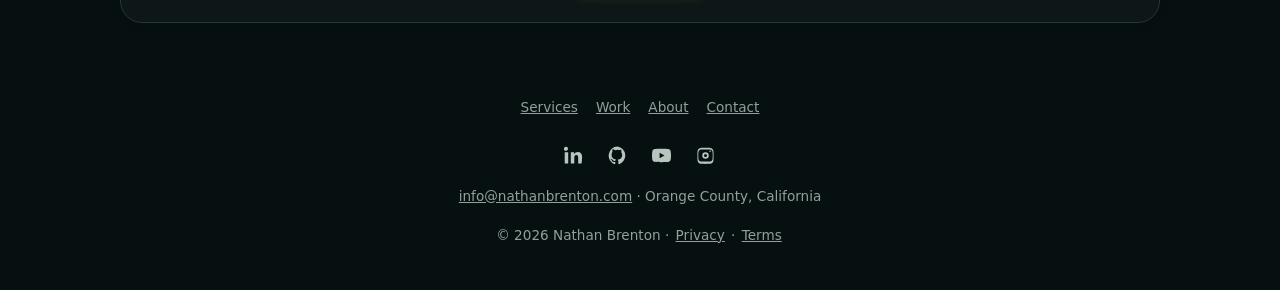
<file: _templates/case-study/index.html>
<!doctype html>
<html lang="en">
<head>
  <meta charset="utf-8" />
  <meta name="viewport" content="width=device-width, initial-scale=1" />
  <title>[Case study title] · Nathan Brenton</title>
  <meta name="description" content="[One-sentence summary of the result.]" />
  <meta name="theme-color" content="#071011" />
  <meta name="color-scheme" content="dark" />
  <link rel="canonical" href="https://nathanbrenton.com/_templates/case-study/" />
  <link rel="icon" href="/favicon.ico" sizes="any" />
  <link rel="icon" type="image/png" sizes="32x32" href="/favicon-32x32.png" />
  <link rel="apple-touch-icon" sizes="180x180" href="/apple-touch-icon.png" />
  <meta property="og:type" content="website" />
  <meta property="og:site_name" content="Nathan Brenton" />
  <meta property="og:title" content="[Case study title] · Nathan Brenton" />
  <meta property="og:description" content="[One-sentence summary of the result.]" />
  <meta property="og:url" content="https://nathanbrenton.com/_templates/case-study/" />
  <meta name="twitter:card" content="summary" />
  <meta name="robots" content="noindex" />
  <link rel="stylesheet" href="/styles.css" />
  <link rel="stylesheet" href="/pages.css" />
</head>
<body>
  <a class="skip-link" href="#main">Skip to main content</a>

  <header class="site-header">
    <div class="site-header-inner">
      <a class="brand" href="/" aria-label="Nathan Brenton, home">NB</a>
      <nav class="top-nav" aria-label="Main">
        <div class="page-nav">
          <a href="/services/">Services</a>
          <a href="/work/" aria-current="page">Work</a>
          <a href="/about/">About</a>
          <a href="/contact/">Contact</a>
        </div>
        <div class="social-nav" role="group" aria-label="Social links">
          <a href="https://www.youtube.com/@nathanbrenton" data-link="youtube" target="_blank" rel="me noreferrer noopener" aria-label="YouTube" title="YouTube">
            <svg viewBox="0 0 24 24" aria-hidden="true">
              <path d="M23.5 6.2a3 3 0 0 0-2.1-2.1C19.5 3.6 12 3.6 12 3.6s-7.5 0-9.4.5A3 3 0 0 0 .5 6.2 31 31 0 0 0 0 12a31 31 0 0 0 .5 5.8 3 3 0 0 0 2.1 2.1c1.9.5 9.4.5 9.4.5s7.5 0 9.4-.5a3 3 0 0 0 2.1-2.1A31 31 0 0 0 24 12a31 31 0 0 0-.5-5.8ZM9.6 15.6V8.4l6.2 3.6-6.2 3.6Z"/>
            </svg>
          </a>
          <a href="https://github.com/nathanbrenton" data-link="github" target="_blank" rel="me noreferrer noopener" aria-label="GitHub" title="GitHub">
            <svg viewBox="0 0 24 24" aria-hidden="true">
              <path d="M12 .7A11.5 11.5 0 0 0 8.4 23c.6.1.8-.3.8-.6v-2.2c-3.4.7-4.1-1.4-4.1-1.4-.6-1.4-1.4-1.8-1.4-1.8-1.1-.8.1-.8.1-.8 1.2.1 1.9 1.3 1.9 1.3 1.1 1.9 2.9 1.3 3.6 1 .1-.8.4-1.3.8-1.6-2.7-.3-5.6-1.4-5.6-6.1 0-1.3.5-2.5 1.2-3.4-.1-.3-.5-1.6.1-3.4 0 0 1-.3 3.5 1.3a12 12 0 0 1 6.4 0C15.6 4.1 16.6 4.4 16.6 4.4c.6 1.8.2 3.1.1 3.4.8.9 1.2 2.1 1.2 3.4 0 4.7-2.9 5.8-5.6 6.1.4.4.8 1.1.8 2.2v2.9c0 .3.2.7.8.6A11.5 11.5 0 0 0 12 .7Z"/>
            </svg>
          </a>
          <a href="https://www.linkedin.com/in/nathanbrenton" data-link="linkedin" target="_blank" rel="me noreferrer noopener" aria-label="LinkedIn" title="LinkedIn">
            <svg viewBox="0 0 24 24" aria-hidden="true">
              <path d="M5.3 7.8H.9V22h4.4V7.8ZM3.1 1A2.6 2.6 0 1 0 3 6.1 2.6 2.6 0 0 0 3.1 1ZM22.9 13.9c0-4.3-2.3-6.3-5.3-6.3a5.2 5.2 0 0 0-4.7 2.6h-.1V7.8H8.6V22H13v-7c0-1.8.3-3.6 2.6-3.6 2.2 0 2.3 2.1 2.3 3.7V22h4.4l.6-8.1Z"/>
            </svg>
          </a>
          <a href="https://www.instagram.com/conceptgoretex/" data-link="instagram" target="_blank" rel="me noreferrer noopener" aria-label="Instagram" title="Instagram">
            <svg viewBox="0 0 24 24" aria-hidden="true">
              <path d="M12 2.2c3.2 0 3.6 0 4.9.1 1.2.1 1.8.2 2.2.4a4.4 4.4 0 0 1 1.6 1c.5.5.8 1 1 1.6.2.4.3 1 .4 2.2.1 1.3.1 1.7.1 4.9s0 3.6-.1 4.9c-.1 1.2-.2 1.8-.4 2.2a4.4 4.4 0 0 1-1 1.6c-.5.5-1 .8-1.6 1-.4.2-1 .3-2.2.4-1.3.1-1.7.1-4.9.1s-3.6 0-4.9-.1c-1.2-.1-1.8-.2-2.2-.4a4.4 4.4 0 0 1-1.6-1 4.4 4.4 0 0 1-1-1.6c-.2-.4-.3-1-.4-2.2-.1-1.3-.1-1.7-.1-4.9s0-3.6.1-4.9c.1-1.2.2-1.8.4-2.2a4.4 4.4 0 0 1 1-1.6 4.4 4.4 0 0 1 1.6-1c.4-.2 1-.3 2.2-.4C8.4 2.2 8.8 2.2 12 2.2Zm0 2.2c-3.1 0-3.5 0-4.7.1-1.1 0-1.6.2-2 .3-.5.2-.8.4-1.2.8-.4.4-.6.7-.8 1.2-.1.4-.3.9-.3 2C2.9 9.9 2.9 10.3 2.9 12s0 2.1.1 3.3c0 1.1.2 1.6.3 2 .2.5.4.8.8 1.2.4.4.7.6 1.2.8.4.1.9.3 2 .3 1.2.1 1.6.1 4.7.1s3.5 0 4.7-.1c1.1 0 1.6-.2 2-.3.5-.2.8-.4 1.2-.8.4-.4.6-.7.8-1.2.1-.4.3-.9.3-2 .1-1.2.1-1.6.1-3.3s0-2.1-.1-3.3c0-1.1-.2-1.6-.3-2-.2-.5-.4-.8-.8-1.2-.4-.4-.7-.6-1.2-.8-.4-.1-.9-.3-2-.3-1.2-.1-1.6-.1-4.7-.1Zm0 3.5a4.1 4.1 0 1 1 0 8.2 4.1 4.1 0 0 1 0-8.2Zm0 6a1.9 1.9 0 1 0 0-3.8 1.9 1.9 0 0 0 0 3.8Zm5.8-6.3a1 1 0 1 1 0-2 1 1 0 0 1 0 2Z"/>
            </svg>
          </a>
        </div>
      </nav>
    </div>
  </header>

  <main id="main" class="page">
    <!--
      CASE STUDY TEMPLATE. Not deployed (deploy.sh excludes _templates/).
      To publish: copy this folder to work/<short-name>/, fill it in, remove the
      robots noindex line, and add a card on /work/. Publish only with the
      client's written OK; if they want it anonymous, describe them instead of
      naming them ("a family-owned plumbing company in Orange County").
    -->
    <header class="page-header">
      <p class="eyebrow">Case study · [Service type]</p>
      <h1>[Result in one line: "Moved a 26-page site to a fast, secure host in six days"]</h1>
      <p class="lede">[Client, or anonymous description] · [City] · [Month Year]</p>
    </header>

    <section class="card section-card" aria-labelledby="cs-situation">
      <h2 id="cs-situation">The situation</h2>
      <p>[What the client had, what was wrong or at risk, and why it mattered to the business. Two to four sentences.]</p>
    </section>

    <section class="card section-card" aria-labelledby="cs-work">
      <h2 id="cs-work">What I did</h2>
      <ul class="check-list">
        <li>[Step or deliverable]</li>
        <li>[Step or deliverable]</li>
        <li>[Step or deliverable]</li>
      </ul>
    </section>

    <section class="card section-card" aria-labelledby="cs-results">
      <h2 id="cs-results">Results</h2>
      <ul class="check-list">
        <li>[Measurable result: page speed, downtime, time saved, requests received]</li>
        <li>[What the client now owns or controls]</li>
      </ul>
    </section>

    <section class="card section-card" aria-labelledby="cs-quote">
      <h2 id="cs-quote">In their words</h2>
      <blockquote class="client-quote">
        <p>[Client quote, only with permission.]</p>
        <footer>[Name, role]</footer>
      </blockquote>
    </section>

    <section class="card section-card" aria-labelledby="cs-details">
      <h2 id="cs-details">Details</h2>
      <dl class="detail-list">
        <dt>Timeline</dt><dd>[e.g. 6 days]</dd>
        <dt>Services</dt><dd>[e.g. Website migration, DNS and email]</dd>
        <dt>Tools</dt><dd>[e.g. nginx, Let's Encrypt, Postmark]</dd>
      </dl>
    </section>

    <section class="section-card cta-card card" aria-labelledby="cs-cta">
      <h2 id="cs-cta">Need something similar?</h2>
      <a class="button button-primary" href="/contact/">Get a quote</a>
    </section>
  </main>

  <footer class="site-footer">
    <nav class="footer-nav" aria-label="Footer">
      <a href="/services/">Services</a>
      <a href="/work/">Work</a>
      <a href="/about/">About</a>
      <a href="/contact/">Contact</a>
    </nav>
    <div class="social-nav footer-social" role="group" aria-label="Social links">
      <a href="https://www.youtube.com/@nathanbrenton" data-link="youtube" target="_blank" rel="me noreferrer noopener" aria-label="YouTube" title="YouTube">
            <svg viewBox="0 0 24 24" aria-hidden="true">
              <path d="M23.5 6.2a3 3 0 0 0-2.1-2.1C19.5 3.6 12 3.6 12 3.6s-7.5 0-9.4.5A3 3 0 0 0 .5 6.2 31 31 0 0 0 0 12a31 31 0 0 0 .5 5.8 3 3 0 0 0 2.1 2.1c1.9.5 9.4.5 9.4.5s7.5 0 9.4-.5a3 3 0 0 0 2.1-2.1A31 31 0 0 0 24 12a31 31 0 0 0-.5-5.8ZM9.6 15.6V8.4l6.2 3.6-6.2 3.6Z"/>
            </svg>
          </a>
          <a href="https://github.com/nathanbrenton" data-link="github" target="_blank" rel="me noreferrer noopener" aria-label="GitHub" title="GitHub">
            <svg viewBox="0 0 24 24" aria-hidden="true">
              <path d="M12 .7A11.5 11.5 0 0 0 8.4 23c.6.1.8-.3.8-.6v-2.2c-3.4.7-4.1-1.4-4.1-1.4-.6-1.4-1.4-1.8-1.4-1.8-1.1-.8.1-.8.1-.8 1.2.1 1.9 1.3 1.9 1.3 1.1 1.9 2.9 1.3 3.6 1 .1-.8.4-1.3.8-1.6-2.7-.3-5.6-1.4-5.6-6.1 0-1.3.5-2.5 1.2-3.4-.1-.3-.5-1.6.1-3.4 0 0 1-.3 3.5 1.3a12 12 0 0 1 6.4 0C15.6 4.1 16.6 4.4 16.6 4.4c.6 1.8.2 3.1.1 3.4.8.9 1.2 2.1 1.2 3.4 0 4.7-2.9 5.8-5.6 6.1.4.4.8 1.1.8 2.2v2.9c0 .3.2.7.8.6A11.5 11.5 0 0 0 12 .7Z"/>
            </svg>
          </a>
          <a href="https://www.linkedin.com/in/nathanbrenton" data-link="linkedin" target="_blank" rel="me noreferrer noopener" aria-label="LinkedIn" title="LinkedIn">
            <svg viewBox="0 0 24 24" aria-hidden="true">
              <path d="M5.3 7.8H.9V22h4.4V7.8ZM3.1 1A2.6 2.6 0 1 0 3 6.1 2.6 2.6 0 0 0 3.1 1ZM22.9 13.9c0-4.3-2.3-6.3-5.3-6.3a5.2 5.2 0 0 0-4.7 2.6h-.1V7.8H8.6V22H13v-7c0-1.8.3-3.6 2.6-3.6 2.2 0 2.3 2.1 2.3 3.7V22h4.4l.6-8.1Z"/>
            </svg>
          </a>
          <a href="https://www.instagram.com/conceptgoretex/" data-link="instagram" target="_blank" rel="me noreferrer noopener" aria-label="Instagram" title="Instagram">
            <svg viewBox="0 0 24 24" aria-hidden="true">
              <path d="M12 2.2c3.2 0 3.6 0 4.9.1 1.2.1 1.8.2 2.2.4a4.4 4.4 0 0 1 1.6 1c.5.5.8 1 1 1.6.2.4.3 1 .4 2.2.1 1.3.1 1.7.1 4.9s0 3.6-.1 4.9c-.1 1.2-.2 1.8-.4 2.2a4.4 4.4 0 0 1-1 1.6c-.5.5-1 .8-1.6 1-.4.2-1 .3-2.2.4-1.3.1-1.7.1-4.9.1s-3.6 0-4.9-.1c-1.2-.1-1.8-.2-2.2-.4a4.4 4.4 0 0 1-1.6-1 4.4 4.4 0 0 1-1-1.6c-.2-.4-.3-1-.4-2.2-.1-1.3-.1-1.7-.1-4.9s0-3.6.1-4.9c.1-1.2.2-1.8.4-2.2a4.4 4.4 0 0 1 1-1.6 4.4 4.4 0 0 1 1.6-1c.4-.2 1-.3 2.2-.4C8.4 2.2 8.8 2.2 12 2.2Zm0 2.2c-3.1 0-3.5 0-4.7.1-1.1 0-1.6.2-2 .3-.5.2-.8.4-1.2.8-.4.4-.6.7-.8 1.2-.1.4-.3.9-.3 2C2.9 9.9 2.9 10.3 2.9 12s0 2.1.1 3.3c0 1.1.2 1.6.3 2 .2.5.4.8.8 1.2.4.4.7.6 1.2.8.4.1.9.3 2 .3 1.2.1 1.6.1 4.7.1s3.5 0 4.7-.1c1.1 0 1.6-.2 2-.3.5-.2.8-.4 1.2-.8.4-.4.6-.7.8-1.2.1-.4.3-.9.3-2 .1-1.2.1-1.6.1-3.3s0-2.1-.1-3.3c0-1.1-.2-1.6-.3-2-.2-.5-.4-.8-.8-1.2-.4-.4-.7-.6-1.2-.8-.4-.1-.9-.3-2-.3-1.2-.1-1.6-.1-4.7-.1Zm0 3.5a4.1 4.1 0 1 1 0 8.2 4.1 4.1 0 0 1 0-8.2Zm0 6a1.9 1.9 0 1 0 0-3.8 1.9 1.9 0 0 0 0 3.8Zm5.8-6.3a1 1 0 1 1 0-2 1 1 0 0 1 0 2Z"/>
            </svg>
          </a>
    </div>
    <p class="footer-contact"><a href="mailto:info@nathanbrenton.com">info@nathanbrenton.com</a> · Orange County, California</p>
    <p class="footer-legal">© <span id="year"></span> Nathan Brenton · <a href="/privacy/">Privacy</a> · <a href="/terms/">Terms</a></p>
  </footer>

  <script src="/site-data.js"></script>
  <script src="/script.js"></script>
</body>
</html>
</file>
<file: styles.css>
:root {
  color-scheme: dark;

  /* Banner-derived dark palette and elevation scale. */
  --bg: #071011;
  --surface-1: #0d1718;
  --surface-2: #142021;
  --surface-3: #1b2a2b;
  --surface-4: #243536;

  --border-subtle: #263536;
  --border-strong: #3a4b4c;

  --text-primary: #f7f5e8;
  --text-secondary: #b8c5bf;
  --text-muted: #91a099;

  --gold: #f4cf18;
  --gold-soft: #d0ae1c;
  --green: #169b2e;
  --green-bright: #31c653;
  --teal: #2a5d67;
  --cyan: #56bfd0;
  --blue: #5678bd;

  --primary: var(--gold);
  --primary-ink: #10130c;
  --focus: var(--cyan);

  --shadow-1: 0 2px 8px rgba(0, 0, 0, .20);
  --shadow-2: 0 6px 18px rgba(0, 0, 0, .26);
  --shadow-3: 0 14px 36px rgba(0, 0, 0, .32);

  --max: 1040px;
  --radius: 20px;
  --header-height: 60px;
  --anchor-offset: calc(var(--header-height) + 52px);
  --readable: 78ch;
}


* { box-sizing: border-box; }
html {
  scroll-behavior: smooth;
  scroll-padding-top: var(--anchor-offset);
  background: var(--bg);
}
body {
  position: relative;
  isolation: isolate;
  margin: 0;
  min-width: 320px;
  background: transparent;
  color: var(--text-primary);
  font-family: Inter, ui-sans-serif, system-ui, -apple-system, BlinkMacSystemFont, "Segoe UI", sans-serif;
  line-height: 1.55;
  overflow-wrap: break-word;
}

/* Full-page visual layer. Keeping this fixed while the interface scrolls over
   it creates the broadest, gentlest parallax effect without scroll scripting. */
body::before {
  content: "";
  position: fixed;
  z-index: -1;
  inset: 0;
  pointer-events: none;
  background-image:
    linear-gradient(180deg, rgba(7, 16, 17, .78) 0%, rgba(7, 16, 17, .64) 42%, rgba(7, 16, 17, .76) 100%),
    radial-gradient(circle at 88% 8%, rgba(244, 207, 24, .045), transparent 28rem),
    url('./assets/parallax/water-shimmer-mobile.webp');
  background-size: cover;
  background-position: center 46%;
  background-repeat: no-repeat;
  transform: scale(1.035);
  transform-origin: center;
}

@media (max-width: 699px), (orientation: landscape) and (max-height: 600px) {
  body::before {
    transform: translate3d(0, var(--page-parallax-y, 0px), 0) scale(1.10);
    will-change: transform;
  }
}

@media (min-width: 700px), (orientation: landscape) {
  body::before {
    background-image:
      linear-gradient(180deg, rgba(7, 16, 17, .78) 0%, rgba(7, 16, 17, .62) 42%, rgba(7, 16, 17, .76) 100%),
      radial-gradient(circle at 88% 8%, rgba(244, 207, 24, .045), transparent 28rem),
      url('./assets/parallax/water-shimmer-desktop.webp');
    background-position: center 48%;
  }
}

a { color: inherit; }

.skip-link {
  position: fixed;
  top: 8px;
  left: 8px;
  z-index: 100;
  padding: 9px 12px;
  border: 1px solid var(--border-strong);
  border-radius: 10px;
  background: var(--surface-4);
  color: var(--text-primary);
  font-weight: 800;
  text-decoration: none;
  transform: translateY(calc(-100% - 16px));
}

.skip-link:focus { transform: translateY(0); }

.site-header {
  position: sticky;
  top: 0;
  z-index: 30;
  display: flex;
  align-items: center;
  justify-content: space-between;
  min-height: var(--header-height);
  padding: 0 16px;
  background: rgba(7, 16, 17, 0.84);
  border-bottom: 1px solid rgba(58, 75, 76, .58);
  box-shadow: 0 1px 0 rgba(255, 255, 255, .018);
  -webkit-backdrop-filter: blur(18px);
  backdrop-filter: blur(18px);
}

.site-header-inner {
  width: 100%;
  display: flex;
  align-items: center;
  justify-content: space-between;
  gap: 12px;
}

.brand {
  display: grid;
  place-items: center;
  width: 36px;
  height: 36px;
  border-radius: 50%;
  background: var(--primary);
  color: var(--primary-ink);
  box-shadow: 0 3px 12px rgba(244, 207, 24, .16);
  text-decoration: none;
  font-weight: 900;
  letter-spacing: -0.05em;
}

.top-nav {
  display: flex;
  align-items: center;
  min-width: 0;
  margin-left: auto;
  gap: 10px;
  font-size: 0.82rem;
}

.section-nav { display: none; }

.social-nav {
  display: flex;
  align-items: center;
  justify-content: flex-end;
  gap: 4px;
}

.social-nav a {
  display: grid;
  place-items: center;
  width: 40px;
  height: 40px;
  border: 1px solid transparent;
  border-radius: 50%;
  color: var(--text-secondary);
  text-decoration: none;
}

.social-nav a:hover {
  border-color: var(--border-subtle);
  background: var(--surface-2);
  color: var(--text-primary);
}

.section-nav a.is-active,
.section-nav a[aria-current="location"] {
  color: var(--gold);
}

.social-nav svg {
  width: 19px;
  height: 19px;
  fill: currentColor;
}

main, footer {
  width: min(calc(100% - 24px), var(--max));
  margin-inline: auto;
}

/* Pull the page canvas behind the sticky translucent header so the
   banner begins at the physical top of the viewport. */
main {
  margin-top: calc(-1 * var(--header-height));
  padding: 0 0 44px;
}

#about,
#projects {
  scroll-margin-top: var(--anchor-offset);
}

.card, .project-card {
  border: 1px solid var(--border-subtle);
  background: linear-gradient(180deg, rgba(255,255,255,.018), transparent 34%), var(--surface-1);
  border-radius: var(--radius);
  box-shadow: var(--shadow-1);
}

.profile-card { overflow: hidden; }
.banner {
  position: relative;
  min-height: 172px;
  overflow: hidden;
  isolation: isolate;
  background: linear-gradient(135deg, #29303d, #0d1118 62%, #213310);
}

.banner::before {
  content: "";
  position: absolute;
  z-index: 0;
  inset: -9% 0;
  pointer-events: none;
  background-image:
    linear-gradient(180deg, rgba(7, 9, 13, .04) 0%, rgba(7, 9, 13, .04) 50%, rgba(7, 9, 13, .18) 72%, rgba(7, 9, 13, .62) 100%),
    url('./assets/banner-mobile.webp');
  background-size: cover;
  background-position: center 29%;
  background-repeat: no-repeat;
  transform: translate3d(0, var(--parallax-y, 0px), 0) scale(1.035);
  transform-origin: center;
  will-change: transform;
}

.banner::after {
  content: "";
  position: absolute;
  z-index: 1;
  inset: auto 0 0;
  height: 46%;
  pointer-events: none;
  background: linear-gradient(
    180deg,
    rgba(13, 23, 24, 0) 0%,
    rgba(13, 23, 24, .58) 70%,
    var(--surface-1) 100%
  );
}

.profile-body { padding: 0 18px 20px; }
.avatar {
  position: relative;
  display: grid;
  place-items: center;
  width: 98px;
  height: 98px;
  margin-top: -49px;
  margin-bottom: 14px;
  overflow: hidden;
  border: 4px solid var(--surface-1);
  border-radius: 50%;
  background: var(--surface-4);
  box-shadow: var(--shadow-2);
  font-size: 1.6rem;
  font-weight: 900;
}
.avatar img { position: absolute; inset: 0; width: 100%; height: 100%; object-fit: cover; }

.eyebrow {
  margin: 0 0 5px;
  color: var(--gold);
  font-size: .72rem;
  font-weight: 800;
  letter-spacing: .11em;
  text-transform: uppercase;
}

h1, h2, h3, p { margin-top: 0; }
h1, h2 { text-wrap: balance; }
p { text-wrap: pretty; }
h1 { margin-bottom: 6px; font-size: clamp(2rem, 9vw, 4.2rem); line-height: .95; letter-spacing: -.055em; }
h2 { margin-bottom: 12px; font-size: clamp(1.35rem, 5vw, 2rem); line-height: 1.1; letter-spacing: -.03em; }
h3 { margin-bottom: 4px; font-size: 1.02rem; }
.headline { max-width: 720px; margin-bottom: 5px; font-size: 1.02rem; }
.location, .muted { color: var(--text-muted); }
.location { margin-bottom: 0; font-size: .88rem; }

.primary-actions { display: grid; grid-template-columns: 1fr; gap: 9px; margin-top: 20px; }
.button {
  display: inline-flex;
  align-items: center;
  justify-content: center;
  min-height: 44px;
  padding: 10px 16px;
  border-radius: 12px;
  text-decoration: none;
  font-weight: 800;
}
.button-primary {
  background: var(--primary);
  color: var(--primary-ink);
  box-shadow: 0 4px 14px rgba(244, 207, 24, .14);
}
.button-primary:hover { background: #ffe04a; }
.button-secondary {
  border: 1px solid var(--border-strong);
  background: var(--surface-2);
  color: var(--text-primary);
}
.button-secondary:hover {
  background: var(--surface-3);
  border-color: #506364;
}
.button-hiplingo {
  border-color: rgba(49, 198, 83, .38);
  background:
    linear-gradient(145deg, rgba(49, 198, 83, .10), rgba(42, 93, 103, .06)),
    var(--surface-2);
}
.button-hiplingo:hover {
  border-color: rgba(49, 198, 83, .72);
  background:
    linear-gradient(145deg, rgba(49, 198, 83, .16), rgba(42, 93, 103, .10)),
    var(--surface-3);
}

.section-card { margin-top: 14px; padding: 20px; }
.section-card > p { max-width: var(--readable); }

/* Progressive-enhancement parallax: the card remains fully readable with
   JavaScript disabled; JS only changes --parallax-y while it is visible. */
.parallax-card {
  position: relative;
  overflow: hidden;
  isolation: isolate;
  background: var(--surface-1);
}

.parallax-card::before,
.parallax-card::after {
  content: "";
  position: absolute;
  pointer-events: none;
}

.parallax-card::before {
  z-index: -2;
  inset: -15% -2%;
  background-size: cover;
  background-position: center;
  background-repeat: no-repeat;
  transform: translate3d(0, var(--parallax-y, 0px), 0) scale(1.06);
  transform-origin: center;
  will-change: transform;
}

.parallax-card::after {
  z-index: -1;
  inset: 0;
  background:
    linear-gradient(90deg, rgba(7, 16, 17, .82), rgba(7, 16, 17, .66)),
    linear-gradient(180deg, rgba(13, 23, 24, .22), rgba(13, 23, 24, .58));
}

.parallax-bokeh-trail::before {
  background-image: url('./assets/parallax/bokeh-trail-mobile.webp');
  background-position: center 46%;
}

.parallax-water-bokeh::before {
  background-image: url('./assets/parallax/skills-parallax-mobile.webp');
  background-position: center 50%;
}

.parallax-water-bokeh::after {
  background:
    linear-gradient(90deg, rgba(7, 16, 17, .84), rgba(7, 16, 17, .70)),
    linear-gradient(180deg, rgba(13, 23, 24, .24), rgba(13, 23, 24, .62));
}

.scroll-reward {
  min-height: clamp(320px, 54vh, 520px);
  margin-top: 14px;
  border: 1px solid var(--border-subtle);
  border-radius: var(--radius);
  box-shadow: var(--shadow-2);
}

.parallax-spiral::before {
  inset: -12% -3%;
  background-image: url('./assets/parallax/spiral-mobile.webp');
  background-position: center 48%;
  transform: translate3d(0, var(--parallax-y, 0px), 0) scale(1.04);
}

.parallax-spiral::after {
  background:
    linear-gradient(180deg, rgba(7, 16, 17, .46) 0%, rgba(7, 16, 17, .10) 32%, rgba(7, 16, 17, .08) 70%, rgba(7, 16, 17, .52) 100%);
}
.section-heading { margin-bottom: 10px; }
.section-heading-outside { padding: 8px 2px 0; }
.section-footer-note { margin: 16px 0 0; color: var(--text-muted); font-size: .86rem; }

.timeline { display: grid; gap: 18px; }
.timeline-item { padding-left: 15px; border-left: 2px solid var(--border-subtle); }
.timeline-item p:last-child { margin-bottom: 0; }

.project-grid { display: grid; gap: 12px; }
.project-card {
  padding: 18px;
  transition: border-color 160ms ease, background-color 160ms ease, box-shadow 160ms ease;
  background: linear-gradient(180deg, rgba(255,255,255,.018), transparent 34%), var(--surface-2);
  box-shadow: var(--shadow-2);
}
.project-card__image {
  display: block;
  width: 100%;
  aspect-ratio: 16 / 9;
  object-fit: cover;
  margin: 12px 0 14px;
  border-radius: 12px;
}
.project-card p:last-child { margin-bottom: 0; }
.project-featured {
  display: grid;
  gap: 16px;
  border-color: rgba(49, 198, 83, .30);
  background:
    radial-gradient(circle at top right, rgba(49,198,83,.13), transparent 46%),
    linear-gradient(145deg, rgba(42, 93, 103, .14), transparent 55%),
    var(--surface-2);
  box-shadow: var(--shadow-2);
}
.project-logo {
  display: block;
  width: 128px;
  height: auto;
  align-self: center;
  justify-self: start;
  opacity: .96;
}
.text-link { color: var(--cyan); text-decoration: none; font-weight: 800; }
.text-link:hover { color: #82d9e6; }

.split-section { display: grid; gap: 28px; }
.chip-list { display: flex; flex-wrap: wrap; gap: 8px; }
.chip-list span {
  padding: 7px 10px;
  border: 1px solid var(--border-subtle);
  border-radius: 999px;
  background: var(--surface-2);
  color: var(--text-secondary);
  font-size: .8rem;
}
.credentials ul { margin: 0; padding-left: 19px; }
.credentials li + li { margin-top: 7px; }

a:focus-visible,
.button:focus-visible {
  outline: 3px solid var(--focus);
  outline-offset: 3px;
}

footer {
  display: flex;
  align-items: center;
  justify-content: center;
  flex-wrap: wrap;
  gap: 20px;
  padding: 0 4px 34px;
  color: var(--text-muted);
  font-size: .8rem;
  text-align: center;
}
footer p { margin: 0; }
.footer-links { display: flex; align-items: center; gap: 16px; }
footer a { color: var(--text-muted); }
footer a:hover { color: var(--text-primary); }

@media (min-width: 700px) {
  .site-header { padding-inline: 28px; }
  .section-nav { display: flex; gap: 24px; }
  .section-nav a { color: var(--text-secondary); text-decoration: none; white-space: nowrap; }
  .section-nav a:hover { color: var(--text-primary); }
  .section-nav a.is-active:hover { color: var(--gold); }
  .top-nav { gap: 14px; font-size: .9rem; }
  main { padding-top: 0; }
  .banner { min-height: 245px; }
  .profile-body { padding: 0 28px 28px; }
  .avatar { width: 120px; height: 120px; margin-top: -60px; }
  .profile-copy { padding-right: 40px; }
  .primary-actions { grid-template-columns: max-content max-content; justify-content: start; }
  .section-card { padding: 28px; margin-top: 18px; }
  .timeline-item { display: grid; grid-template-columns: 260px 1fr; gap: 24px; }
  .project-grid { grid-template-columns: repeat(2, 1fr); }
  .project-featured { grid-column: 1 / -1; grid-template-columns: 160px 1fr max-content; align-items: center; }
  .split-section { grid-template-columns: 1.1fr .9fr; }
}

@media (min-width: 960px) {
  .project-grid { grid-template-columns: repeat(3, 1fr); }
  .project-featured { grid-column: 1 / -1; }
}

/* Phones in landscape are wide but vertically constrained. Keep the app
   compact, switch to the wide crop, and taper the image into the profile. */
@media (orientation: landscape) and (max-height: 600px) {
  main {
    padding-top: 0;
  }

  .banner {
    min-height: clamp(190px, 48vh, 220px);
  }

  .banner::before {
    background-image:
      linear-gradient(180deg, rgba(7, 9, 13, .02) 0%, rgba(7, 9, 13, .02) 50%, rgba(7, 9, 13, .10) 70%, rgba(13, 23, 24, .58) 100%),
      url('./assets/banner-desktop.webp');
    background-position: center 47%;
  }

  .banner::after {
    height: 48%;
    background: linear-gradient(
      180deg,
      rgba(13, 23, 24, 0) 0%,
      rgba(13, 23, 24, .72) 62%,
      var(--surface-1) 100%
    );
  }

  /* Keep the expanded image area without making the hero taller in
     document flow: let the identity content ride over the lower fade. */
  .profile-body {
    position: relative;
    z-index: 1;
    margin-top: -60px;
    padding-bottom: 20px;
  }

  .avatar {
    width: 96px;
    height: 96px;
    margin-top: -36px;
  }
}

@media (prefers-reduced-motion: reduce) {
  html { scroll-behavior: auto; }
  *, *::before, *::after {
    scroll-behavior: auto !important;
    transition-duration: .01ms !important;
    animation-duration: .01ms !important;
    animation-iteration-count: 1 !important;
  }

  [data-parallax] {
    --parallax-y: 0px !important;
  }

  .banner::before,
  .parallax-card::before {
    will-change: auto;
  }
}

/* Mobile portrait polish */
@media (max-width: 699px) and (orientation: portrait) {
  main {
    padding-top: 10px;
  }

  .banner::before {
    inset: -38% 0;
    background-image: url('./assets/banner-mobile.webp');
    background-position: center 28%;
    transform: translate3d(0, var(--parallax-y, 0px), 0) scale(1.10);
  }

  .banner::after {
    display: none;
  }

  .project-grid {
    margin-inline: -20px;
  }

  .scroll-reward {
    min-height: clamp(280px, 46vh, 400px);
  }
}


/* Consistent social order across desktop header and mobile hero. */
a[data-link="linkedin"] { order: 1; }
a[data-link="github"] { order: 2; }
a[data-link="youtube"] { order: 3; }
a[data-link="instagram"] { order: 4; }

/* Mobile business-card shell: desktop keeps scalable navigation; phones let
   the hero own the top of the viewport. */
.hero-social-nav {
  display: none;
}

@media (max-width: 699px),
       (orientation: landscape) and (max-height: 600px) and (max-width: 950px) {
  .site-header {
    display: none;
  }

  html {
    scroll-padding-top: 0;
  }

  main {
    margin-top: 0;
  }

  #about,
  #projects {
    scroll-margin-top: 12px;
  }

  .primary-actions {
    grid-template-columns: 1fr;
  }

  .hero-social-nav {
    display: flex;
    align-items: center;
    justify-content: center;
    gap: 8px;
    min-height: 46px;
  }

  .hero-social-nav a {
    display: grid;
    place-items: center;
    width: 44px;
    height: 44px;
    border: 1px solid var(--border-subtle);
    border-radius: 50%;
    background: rgba(20, 32, 33, .72);
    color: var(--text-secondary);
    text-decoration: none;
  }

  .hero-social-nav a:hover {
    border-color: var(--border-strong);
    background: var(--surface-3);
    color: var(--text-primary);
  }

  .hero-social-nav svg {
    width: 20px;
    height: 20px;
    fill: currentColor;
  }
}

@media (min-width: 700px) and (min-height: 601px) {
  .hero-social-nav {
    display: none;
  }
}

/* Desktop expansion: preserve the mobile-first card model while giving wide
   screens a deliberate application/dashboard composition. */
@media (min-width: 1040px) {
  :root {
    --max: 1280px;
    --radius: 22px;
  }

  .site-header {
    padding-inline: 24px;
  }

  .site-header-inner {
    width: min(100%, var(--max));
    margin-inline: auto;
  }

  .brand {
    width: 40px;
    height: 40px;
  }

  .top-nav {
    gap: 8px;
    overflow: visible;
  }

  .top-nav a {
    padding: 8px 12px;
    border-radius: 999px;
  }

  .top-nav a:hover {
    background: var(--surface-2);
    box-shadow: inset 0 0 0 1px var(--border-subtle);
  }

  main {
    display: grid;
    grid-template-columns: repeat(12, minmax(0, 1fr));
    gap: 18px;
    padding-top: 0;
    padding-bottom: 56px;
  }

  main > * {
    min-width: 0;
  }

  .profile-card {
    grid-column: 1 / -1;
    grid-row: 1;
  }

  .banner {
    min-height: 310px;
  }

  .banner::before {
    background-image:
      linear-gradient(180deg, rgba(7, 9, 13, .02) 0%, rgba(7, 9, 13, .02) 50%, rgba(7, 9, 13, .12) 72%, rgba(7, 9, 13, .56) 100%),
      url('./assets/banner-desktop.webp');
    background-position: center 47%;
  }

  .profile-body {
    display: grid;
    grid-template-columns: 146px minmax(0, 1fr) max-content;
    column-gap: 26px;
    align-items: center;
    padding: 0 36px 32px;
  }

  .avatar {
    width: 140px;
    height: 140px;
    margin: -70px 0 0;
    border-width: 5px;
    font-size: 2rem;
    align-self: start;
  }

  .profile-copy {
    padding: 22px 0 0;
  }

  .profile-copy h1 {
    max-width: 760px;
    font-size: clamp(3.2rem, 5vw, 5.4rem);
  }

  .headline {
    max-width: 780px;
    font-size: 1.08rem;
  }

  .primary-actions {
    display: flex;
    flex-direction: column;
    min-width: 166px;
    margin-top: 22px;
  }

  .primary-actions .button {
    width: 100%;
  }

  .section-card {
    margin-top: 0;
    padding: 30px;
  }

  #about {
    grid-column: 1 / -1;
    grid-row: 2;
  }

  .parallax-bokeh-trail::before {
    background-image: url('./assets/parallax/bokeh-trail-desktop.webp');
    background-position: center 52%;
  }

  .parallax-water-bokeh::before {
    background-image: url('./assets/parallax/water-bokeh-desktop.webp');
    background-position: center 50%;
  }

  .parallax-spiral::before {
    background-image: url('./assets/parallax/spiral-desktop.webp');
    background-position: center 48%;
  }

  #projects {
    grid-column: 1 / -1;
    grid-row: 3;
    margin-top: 2px;
  }

  #projects .section-heading-outside {
    padding: 6px 6px 2px;
  }

  .timeline-item {
    grid-template-columns: minmax(170px, 0.72fr) minmax(0, 1.28fr);
    gap: 22px;
  }

  .project-grid {
    grid-template-columns: repeat(3, minmax(0, 1fr));
    gap: 18px;
  }

  .project-card {
    min-height: 220px;
    padding: 24px;
  }

  .project-featured {
    grid-column: 1 / -1;
    min-height: auto;
    grid-template-columns: 190px minmax(0, 1fr) max-content;
    padding: 26px 28px;
  }

  .project-logo {
    width: 170px;
    justify-self: center;
  }

  .split-section {
    grid-column: 1 / -1;
    grid-row: 4;
    grid-template-columns: 1.05fr .95fr;
    gap: 30px;
    padding: 22px 30px;
  }

  .scroll-reward {
    grid-column: 1 / -1;
    grid-row: 5;
    min-height: clamp(280px, 30vw, 420px);
    margin-top: 2px;
  }

  footer {
    width: min(calc(100% - 48px), var(--max));
    padding-bottom: 42px;
  }
}

@media (min-width: 1320px) {
  :root { --header-height: 66px; }

  .site-header {
    min-height: var(--header-height);
  }

  .banner {
    min-height: 340px;
  }

  .banner::before {
    background-position: center 49%;
  }

  .profile-body {
    padding-inline: 40px;
  }

  .project-card {
    min-height: 236px;
  }
}

.project-card__title-link {
  color: inherit;
  text-decoration: none;
}

.project-card__title-link:hover {
  color: var(--cyan);
}

.project-card__image-link {
  display: block;
  border-radius: 12px;
}

.project-card__image-link .project-card__image {
  transition: transform 160ms ease, filter 160ms ease;
}

.project-card__image-link:hover .project-card__image {
  transform: scale(1.012);
  filter: brightness(1.05);
}

.project-card__title-link:focus-visible,
.project-card__image-link:focus-visible {
  outline: 3px solid var(--focus);
  outline-offset: 3px;
}


/* Mobile portrait hero v2:
   one continuous hero image spans the banner + identity region, then fades
   away so the page-level water background takes over near the primary CTA. */
@media (max-width: 699px) and (orientation: portrait) {
  .profile-card {
    position: relative;
    isolation: isolate;
    background: transparent;
  }

  .profile-card::before {
    content: "";
    position: absolute;
    z-index: 0;
    inset: -28% -3% -24%;
    pointer-events: none;
    background-image: url('./assets/banner-mobile.webp');
    background-size: cover;
    background-position: center 18%;
    background-repeat: no-repeat;
    transform: translate3d(0, var(--hero-parallax-y, 0px), 0) scale(1.18);
    transform-origin: center top;
    will-change: transform;

    -webkit-mask-image: linear-gradient(
      180deg,
      #000 0%,
      #000 34%,
      rgba(0,0,0,.90) 46%,
      rgba(0,0,0,.68) 60%,
      rgba(0,0,0,.40) 72%,
      rgba(0,0,0,.16) 82%,
      transparent 90%
    );
    mask-image: linear-gradient(
      180deg,
      #000 0%,
      #000 34%,
      rgba(0,0,0,.90) 46%,
      rgba(0,0,0,.68) 60%,
      rgba(0,0,0,.40) 72%,
      rgba(0,0,0,.16) 82%,
      transparent 90%
    );
  }

  .profile-card::after {
    content: "";
    position: absolute;
    z-index: 1;
    inset: 0;
    pointer-events: none;
    background: linear-gradient(
      180deg,
      rgba(7,16,17,0) 0%,
      rgba(7,16,17,.10) 28%,
      rgba(7,16,17,.36) 42%,
      rgba(7,16,17,.66) 56%,
      rgba(7,16,17,.72) 68%,
      rgba(7,16,17,.42) 78%,
      rgba(7,16,17,.10) 87%,
      rgba(7,16,17,0) 92%
    );
  }

  .profile-card > * {
    position: relative;
    z-index: 2;
  }

  .profile-card .banner {
    background: transparent;
  }

  .profile-card .banner::before,
  .profile-card .banner::after {
    display: none;
  }

  .profile-body {
    background: transparent;
  }
}



/* Extra mobile portrait overscan gives the fixed page background room to
   drift without exposing an edge. */
@media (max-width: 699px) and (orientation: portrait) {
  body::before {
    inset: -16% -6%;
    background-size: cover;
    transform: translate3d(0, var(--page-parallax-y, 0px), 0) scale(1.06);
  }
}


/* Mobile landscape hero v2:
   apply the same continuous-image/depth treatment learned from portrait,
   using the wide banner asset and extra vertical overscan. */
@media (orientation: landscape) and (max-height: 600px) and (max-width: 950px) {
  main {
    padding-top: 8px;
  }

  .profile-card {
    position: relative;
    isolation: isolate;
    background: transparent;
  }

  .profile-card::before {
    content: "";
    position: absolute;
    z-index: 0;
    inset: -34% -4% -28%;
    pointer-events: none;
    background-image: url('./assets/banner-desktop.webp');
    background-size: cover;
    background-position: center 44%;
    background-repeat: no-repeat;
    transform: translate3d(0, var(--hero-parallax-y, 0px), 0) scale(1.16);
    transform-origin: center top;
    will-change: transform;

    -webkit-mask-image: linear-gradient(
      180deg,
      #000 0%,
      #000 36%,
      rgba(0,0,0,.92) 48%,
      rgba(0,0,0,.70) 61%,
      rgba(0,0,0,.42) 73%,
      rgba(0,0,0,.18) 83%,
      transparent 91%
    );
    mask-image: linear-gradient(
      180deg,
      #000 0%,
      #000 36%,
      rgba(0,0,0,.92) 48%,
      rgba(0,0,0,.70) 61%,
      rgba(0,0,0,.42) 73%,
      rgba(0,0,0,.18) 83%,
      transparent 91%
    );
  }

  .profile-card::after {
    content: "";
    position: absolute;
    z-index: 1;
    inset: 0;
    pointer-events: none;
    background: linear-gradient(
      180deg,
      rgba(7,16,17,0) 0%,
      rgba(7,16,17,.08) 28%,
      rgba(7,16,17,.32) 41%,
      rgba(7,16,17,.64) 55%,
      rgba(7,16,17,.70) 67%,
      rgba(7,16,17,.42) 78%,
      rgba(7,16,17,.10) 88%,
      rgba(7,16,17,0) 93%
    );
  }

  .profile-card > * {
    position: relative;
    z-index: 2;
  }

  .profile-card .banner {
    background: transparent;
  }

  .profile-card .banner::before,
  .profile-card .banner::after {
    display: none;
  }

  .profile-body {
    background: transparent;
  }

  body::before {
    inset: -18% -5%;
    background-size: cover;
    transform: translate3d(0, var(--page-parallax-y, 0px), 0) scale(1.06);
  }
}



/* Mobile landscape restoration:
   keep the wide composition rather than stretching the portrait-style
   continuous hero treatment across a short viewport. */
@media (orientation: landscape) and (max-height: 600px) and (max-width: 950px) {
  .profile-card {
    background: var(--surface-1);
  }

  .profile-card::before,
  .profile-card::after {
    display: none;
  }

  .profile-card .banner {
    min-height: clamp(190px, 48vh, 220px);
    background: linear-gradient(135deg, #29303d, #0d1118 62%, #213310);
  }

  .profile-card .banner::before {
    display: block;
    inset: -12% 0;
    background-image:
      linear-gradient(
        180deg,
        rgba(7, 9, 13, 0) 0%,
        rgba(7, 9, 13, 0) 62%,
        rgba(7, 9, 13, .08) 76%,
        rgba(7, 9, 13, .22) 90%,
        rgba(13, 23, 24, .52) 100%
      ),
      url('./assets/banner-desktop.webp');
    background-size: cover;
    background-position: center 47%;
    background-repeat: no-repeat;
    transform: translate3d(0, var(--parallax-y, 0px), 0) scale(1.035);
  }

  .profile-card .banner::after {
    display: block;
    height: 42%;
    background: linear-gradient(
      180deg,
      rgba(13, 23, 24, 0) 0%,
      rgba(13, 23, 24, .18) 54%,
      rgba(13, 23, 24, .48) 78%,
      var(--surface-1) 100%
    );
  }

  .profile-body {
    background: var(--surface-1);
  }
}



/* Mobile landscape seam fix:
   preserve the restored wide crop, but overlap the identity panel onto the
   banner so the transition is gradual instead of a hard horizontal break. */
@media (orientation: landscape) and (max-height: 600px) and (max-width: 950px) {
  .profile-card .banner {
    margin-bottom: -104px;
  }

  .profile-body {
    position: relative;
    z-index: 2;
    padding-top: 104px;
    background: linear-gradient(
      180deg,
      rgba(13, 23, 24, 0) 0px,
      rgba(13, 23, 24, .08) 28px,
      rgba(13, 23, 24, .28) 58px,
      rgba(13, 23, 24, .68) 92px,
      var(--surface-1) 132px,
      var(--surface-1) 100%
    );
  }
}



/* Mobile landscape transparent hero transition:
   preserve the wide banner crop, but fade the image itself to transparency
   so the page-level water background takes over with no solid-color seam. */
@media (orientation: landscape) and (max-height: 600px) and (max-width: 950px) {
  .profile-card {
    background: transparent;
  }

  .profile-card::before,
  .profile-card::after {
    display: none;
  }

  .profile-card .banner {
    margin-bottom: -156px;
    background: transparent;
  }

  .profile-card .banner::before {
    display: block;
    inset: -12% 0;
    background-image: url('./assets/banner-desktop.webp');
    background-size: cover;
    background-position: center calc(12% + var(--parallax-y, 0px));
    background-repeat: no-repeat;
    transform: scale(1.035);

    -webkit-mask-image: linear-gradient(
      180deg,
      #000 0%,
      #000 30%,
      rgba(0,0,0,.96) 40%,
      rgba(0,0,0,.82) 52%,
      rgba(0,0,0,.58) 64%,
      rgba(0,0,0,.32) 74%,
      rgba(0,0,0,.12) 82%,
      transparent 88%,
      transparent 100%
    );
    mask-image: linear-gradient(
      180deg,
      #000 0%,
      #000 30%,
      rgba(0,0,0,.96) 40%,
      rgba(0,0,0,.82) 52%,
      rgba(0,0,0,.58) 64%,
      rgba(0,0,0,.32) 74%,
      rgba(0,0,0,.12) 82%,
      transparent 88%,
      transparent 100%
    );
  }

  .profile-card .banner::after {
    display: none;
  }

  .profile-body {
    position: relative;
    z-index: 2;
    padding-top: 50px;
    padding-bottom: 14px;
    background: transparent;
  }

  .primary-actions {
    position: static;
    display: flex;
    grid-template-columns: none;
    align-items: center;
    justify-content: flex-start;
    gap: 10px;
    margin-top: 12px;
  }

  .hero-social-nav {
    min-height: 44px;
    justify-content: flex-start;
    gap: 6px;
  }
}


/* iOS portrait fix:
   CSS masking causes physical-iPhone scroll hitching. */
@media (max-width: 699px) and (orientation: portrait) {
  .profile-card::before {
    background-image: url('./assets/parallax/hero-parallax-mobile.webp');
    background-position: center 32%;
    -webkit-mask-image: none;
    mask-image: none;
  }
}

/* Tall stitched water master already provides genuine vertical overscan,
   so avoid the generic extra zoom used by smaller parallax assets. */
@media (max-width: 699px) and (orientation: portrait) {
  .parallax-water-bokeh::before {
    inset: -15% 0;
    transform: translate3d(0, var(--parallax-y, 0px), 0);
  }
}

/* Mobile portrait: keep the fixed page background on a stable viewport
   so browser-chrome resizing does not change the background crop. */
@media (max-width: 699px) and (orientation: portrait) {
  body::before {
    inset: auto;
    top: 0;
    left: 0;
    width: 100vw;
    height: 100lvh;

    /*
     * Keep the browser-chrome-stable 100lvh box, but restore subtle
     * parallax. The fixed 1.12 overscan provides enough edge runway
     * for the full-document portrait travel without exposing an edge.
     */
    transform: translate3d(0, var(--page-parallax-y, 0px), 0) scale(1.12);
    transform-origin: center;
    will-change: transform;
  }
}

/* Mobile landscape: size the fixed page background from the stable large
   viewport so browser-chrome resizing does not change the background crop. */
@media (orientation: landscape) and (max-height: 600px) and (max-width: 950px) {
  body::before {
    inset: auto;
    top: -18lvh;
    left: -5lvw;
    width: 110lvw;
    height: 136lvh;
    transform: translate3d(0, var(--page-parallax-y, 0px), 0) scale(1.06);
  }
}


/* Desktop parallax runway and full-document page-water motion.
   Keep this separate from the tuned mobile portrait/landscape treatments. */
@media (min-width: 700px) and (min-height: 601px) {
  body::before {
    inset: -8vh -3vw;
    transform:
      translate3d(0, var(--page-parallax-y, 0px), 0)
      scale(1.035);
    will-change: transform;
  }

  /*
   * Extra vertical image runway for the desktop hero.
   * The existing desktop background image/crop rules still win;
   * this only enlarges the movable pseudo-element.
   */
  .profile-card .banner::before {
    inset: -18% 0;
  }
}
</file>
<file: pages.css>
/* Multi-page additions on top of styles.css: page navigation, inner-page
   layout, services, contact form. Mobile-first: base rules are the phone
   layout; min-width queries add the wider layouts. */

/* ---------- Header: visible on every page, on phones too ---------- */
.site-header { display: flex; }
html { scroll-padding-top: calc(var(--header-height) + 12px); }

.page-nav {
  display: flex;
  align-items: center;
  gap: 14px;
  font-size: .9rem;
}
.page-nav a {
  padding: 10px 0;
  color: var(--text-secondary);
  text-decoration: none;
  white-space: nowrap;
}
.page-nav a:hover { color: var(--text-primary); }
.page-nav a[aria-current="page"] { color: var(--gold); }

/* Social icons live in the footer and home hero on phones. */
.top-nav .social-nav { display: none; }

@media (min-width: 700px) {
  .page-nav { gap: 24px; }
  .top-nav .social-nav { display: flex; }
}

/* ---------- Inner pages ---------- */
main.page {
  margin-top: 0;
  padding-top: 20px;
}
main.home { margin-top: 0; padding-top: 12px; }
@media (min-width: 700px) {
  main.page { padding-top: 36px; }
  main.home { padding-top: 18px; }
}

.page-header {
  padding: 8px 4px 14px;
}
.page-header h1 { margin-bottom: 12px; }
.lede {
  max-width: 62ch;
  color: var(--text-secondary);
  font-size: 1.05rem;
}
.page-header .primary-actions { margin-top: 18px; }
@media (min-width: 700px) {
  .page-header { padding: 8px 4px 22px; }
  .page-header .primary-actions { grid-template-columns: max-content max-content; justify-content: start; }
  .lede { font-size: 1.15rem; }
}

/* The hero text sits on the photo on phones; the muted grey is too faint
   against its lighter patches, so use the secondary text color there. */
.profile-card .location { color: var(--text-secondary); }

/* Home hero: two buttons side by side once there is room. */
@media (min-width: 480px) {
  .home .primary-actions { grid-template-columns: max-content max-content; justify-content: start; }
  .home .hero-social-nav { grid-column: 1 / -1; justify-content: flex-start; }
}

/* styles.css lays the old one-page site out on a 12-column grid at desktop
   widths and pins some sections to fixed rows. On these pages every section
   spans the full width, in source order. Inner pages stay narrower for reading. */
@media (min-width: 1040px) {
  main > * { grid-column: 1 / -1; }
  .split-section, .scroll-reward { grid-row: auto; }
  main.page { width: min(calc(100% - 48px), 1040px); }
}

/* ---------- Lists ---------- */
.check-list, .point-list, .step-list {
  margin: 0;
  padding: 0;
  max-width: var(--readable);
}
.check-list { list-style: none; }
.check-list li {
  position: relative;
  padding-left: 26px;
}
.check-list li::before {
  content: "";
  position: absolute;
  left: 4px;
  top: .5em;
  width: 9px;
  height: 5px;
  border-left: 2px solid var(--green-bright);
  border-bottom: 2px solid var(--green-bright);
  transform: rotate(-45deg);
}
.check-list li + li, .point-list li + li, .step-list li + li { margin-top: 9px; }
.point-list { list-style: none; }
.step-list { padding-left: 22px; }
.step-list li::marker { color: var(--gold); font-weight: 800; }
.section-card a:not(.button):not(.text-link):not(.project-card__title-link) { color: var(--cyan); }

/* ---------- Services ---------- */
.service-grid { display: grid; gap: 12px; }
.service-card {
  display: block;
  padding: 18px;
  border: 1px solid var(--border-subtle);
  border-radius: var(--radius);
  background: linear-gradient(180deg, rgba(255,255,255,.018), transparent 34%), var(--surface-2);
  box-shadow: var(--shadow-2);
  color: var(--text-primary);
  text-decoration: none;
  transition: border-color 160ms ease;
}
.service-card:hover { border-color: var(--border-strong); }
.service-card h3 { color: var(--gold); }
.service-card p { margin-bottom: 0; color: var(--text-secondary); }
@media (min-width: 700px) {
  .service-grid { grid-template-columns: repeat(2, 1fr); }
}

.service-section h2 { margin-bottom: 8px; }
.service-section > p { color: var(--text-secondary); }
.service-section { scroll-margin-top: calc(var(--header-height) + 12px); }

.jump-nav {
  display: flex;
  flex-wrap: wrap;
  gap: 8px;
  margin-top: 16px;
}
.jump-nav a {
  padding: 8px 12px;
  border: 1px solid var(--border-subtle);
  border-radius: 999px;
  background: var(--surface-2);
  color: var(--text-secondary);
  font-size: .85rem;
  text-decoration: none;
}
.jump-nav a:hover { border-color: var(--border-strong); color: var(--text-primary); }

.pricing-placeholder { border-style: dashed; border-color: var(--border-strong); }
.placeholder-card { color: var(--text-secondary); border-style: dashed; }
.placeholder-card p { margin: 0; }

.cta-card { text-align: center; }
.cta-card p { margin-inline: auto; color: var(--text-secondary); }

/* ---------- Quote form ---------- */
.quote-form fieldset {
  margin: 0 0 22px;
  padding: 0;
  border: 0;
}
.quote-form legend {
  margin-bottom: 12px;
  padding: 0;
  color: var(--gold);
  font-size: .78rem;
  font-weight: 800;
  letter-spacing: .11em;
  text-transform: uppercase;
}
.field { margin-bottom: 16px; }
.field > label, .field-label {
  display: block;
  margin-bottom: 6px;
  font-weight: 700;
}
.req { color: var(--text-muted); font-weight: 400; font-size: .85em; }
.hint { margin: 6px 0 0; color: var(--text-muted); font-size: .85rem; }

.quote-form input[type="text"],
.quote-form input[type="email"],
.quote-form input[type="tel"],
.quote-form textarea,
.quote-form select {
  width: 100%;
  min-height: 46px;
  padding: 10px 12px;
  border: 1px solid var(--border-strong);
  border-radius: 12px;
  background: var(--surface-2);
  color: var(--text-primary);
  font: inherit;
  font-size: 1rem; /* 16px keeps iOS from zooming on focus */
}
.quote-form textarea { min-height: 140px; resize: vertical; }
.quote-form input:focus-visible,
.quote-form textarea:focus-visible,
.quote-form select:focus-visible {
  outline: 2px solid var(--focus);
  outline-offset: 1px;
}
.quote-form [aria-invalid="true"] { border-color: #e0685a; }

.choice-row, .choice-grid { display: grid; gap: 4px; }
.choice-row label, .choice-grid label {
  display: flex;
  align-items: center;
  gap: 10px;
  min-height: 44px;
  padding: 4px 0;
  color: var(--text-secondary);
  cursor: pointer;
}
.choice-row input, .choice-grid input {
  width: 20px;
  height: 20px;
  margin: 0;
  flex: none;
  accent-color: var(--gold);
}
.field-pair { display: grid; gap: 0 16px; }

@media (min-width: 560px) {
  .choice-row { grid-auto-flow: column; justify-content: start; gap: 22px; }
  .choice-grid { grid-template-columns: repeat(2, minmax(0, 1fr)); column-gap: 18px; }
  .field-pair { grid-template-columns: 1fr 1fr; }
}

.trap {
  position: absolute;
  left: -10000px;
  width: 1px;
  height: 1px;
  overflow: hidden;
}
.quote-form button[type="submit"] { width: 100%; border: 0; font: inherit; font-weight: 800; cursor: pointer; }
@media (min-width: 560px) {
  .quote-form button[type="submit"] { width: auto; min-width: 200px; }
}
.form-status { margin: 12px 0 0; min-height: 1.5em; }
.form-status.is-error { color: #f09a8e; }
.form-status.is-ok { color: var(--green-bright); }
.form-alt { margin: 18px 0 0; color: var(--text-muted); font-size: .9rem; }

/* ---------- Case study template pieces ---------- */
.client-quote {
  margin: 0;
  padding-left: 16px;
  border-left: 3px solid var(--gold);
  font-size: 1.08rem;
}
.client-quote footer { margin-top: 8px; color: var(--text-muted); font-size: .9rem; }
.detail-list { display: grid; grid-template-columns: max-content 1fr; gap: 8px 18px; margin: 0; }
.detail-list dt { color: var(--text-muted); }
.detail-list dd { margin: 0; }

/* ---------- Privacy and terms ---------- */
.updated { margin: 10px 0 0; color: var(--text-muted); font-size: .9rem; }
.legal .section-card h2 { margin-bottom: 10px; font-size: 1.25rem; }
.legal .section-card p, .legal-list { max-width: 68ch; }
.legal .section-card p:last-child { margin-bottom: 0; }
.legal-list { margin: 0 0 1em; padding-left: 22px; }
.legal-list:last-child { margin-bottom: 0; }
.legal-list li + li { margin-top: 8px; }
.legal-list li::marker { color: var(--gold); }
.form-privacy { margin: 0 0 16px; }
.form-privacy a { color: var(--cyan); }

/* ---------- Footer ---------- */
.site-footer {
  display: grid;
  justify-items: center;
  gap: 10px;
  padding: 10px 4px 36px;
  color: var(--text-muted);
  font-size: .85rem;
  text-align: center;
}
.site-footer p { margin: 0; }
.footer-nav { display: flex; flex-wrap: wrap; justify-content: center; gap: 4px 18px; }
.footer-nav a { display: inline-block; padding: 8px 0; }
.footer-legal a { display: inline-block; padding: 8px 2px; color: inherit; }
.footer-legal a[aria-current="page"] { color: var(--gold); }

.field-error {
  margin: 6px 0 0;
  color: #f09a8e;
  font-size: .9rem;
  font-weight: 600;
}
.form-done:focus { outline: none; }
.form-done h2 { color: var(--gold); }
</file>
